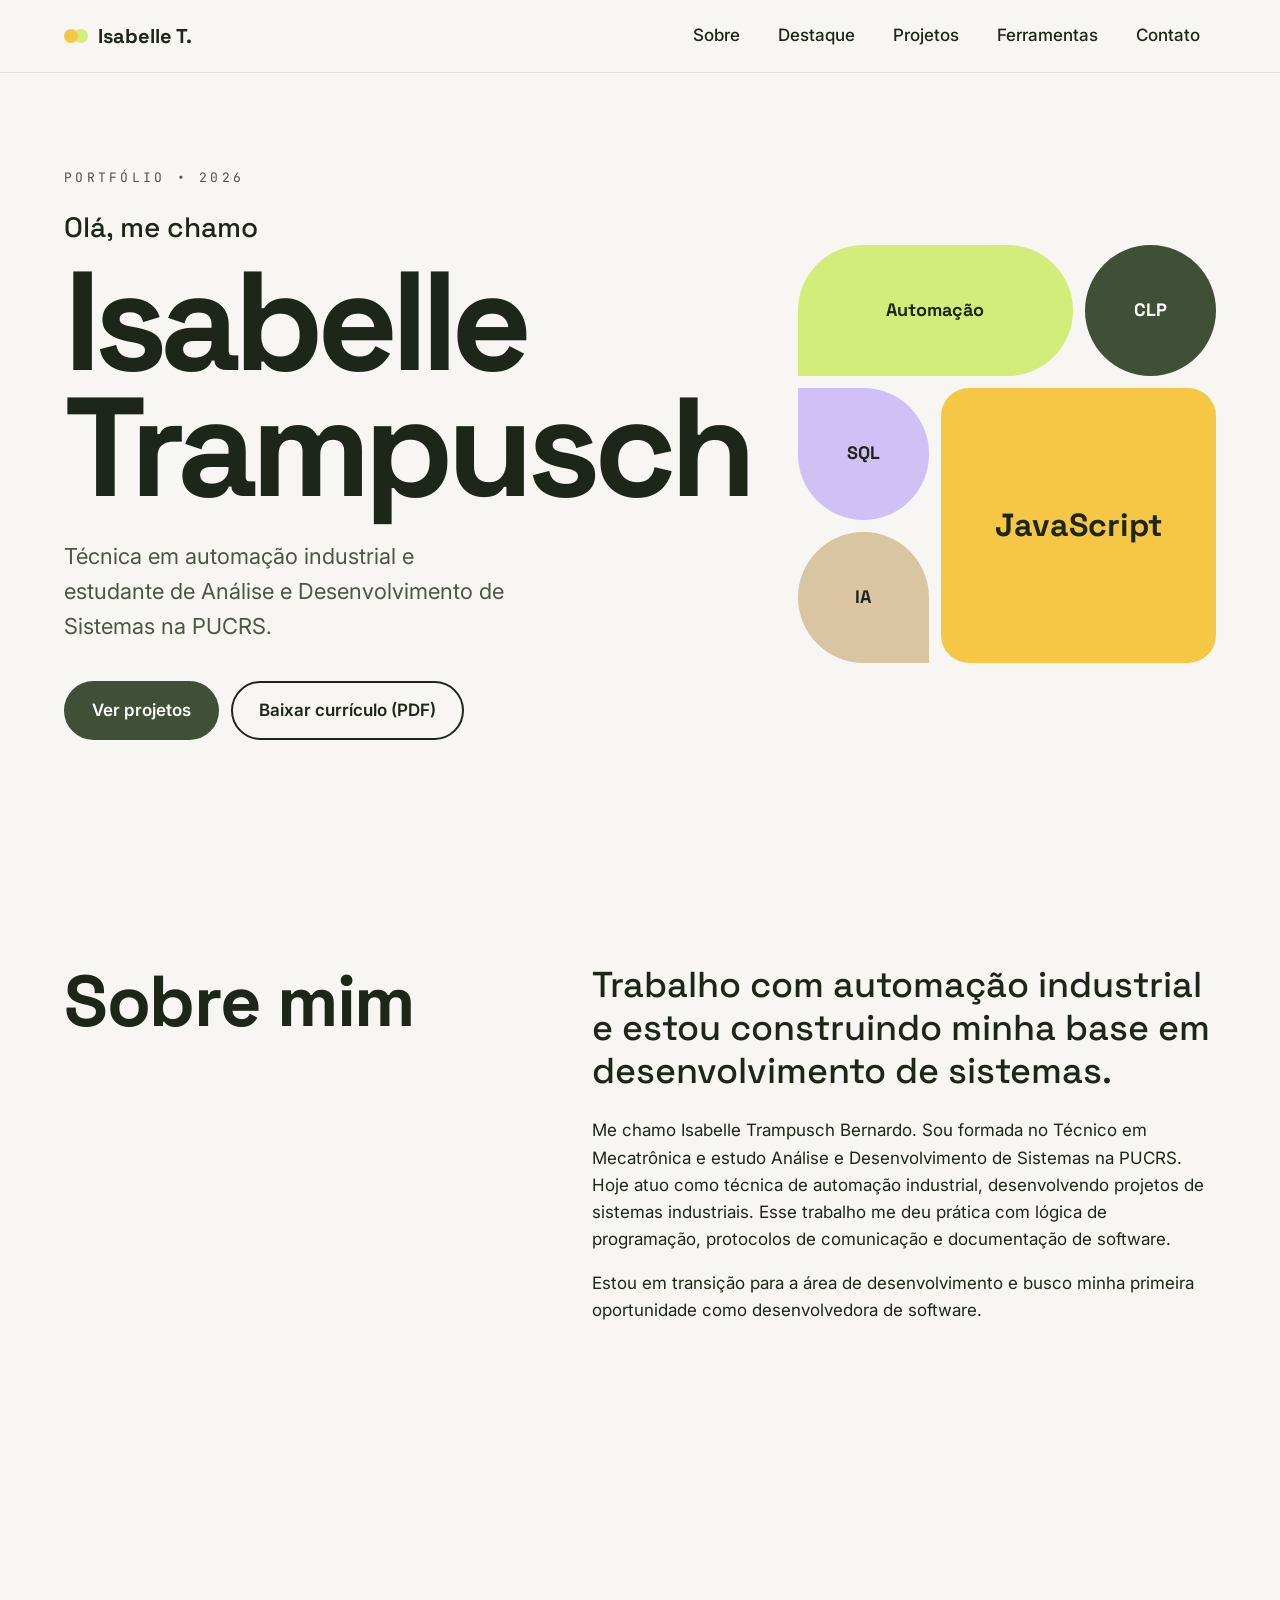
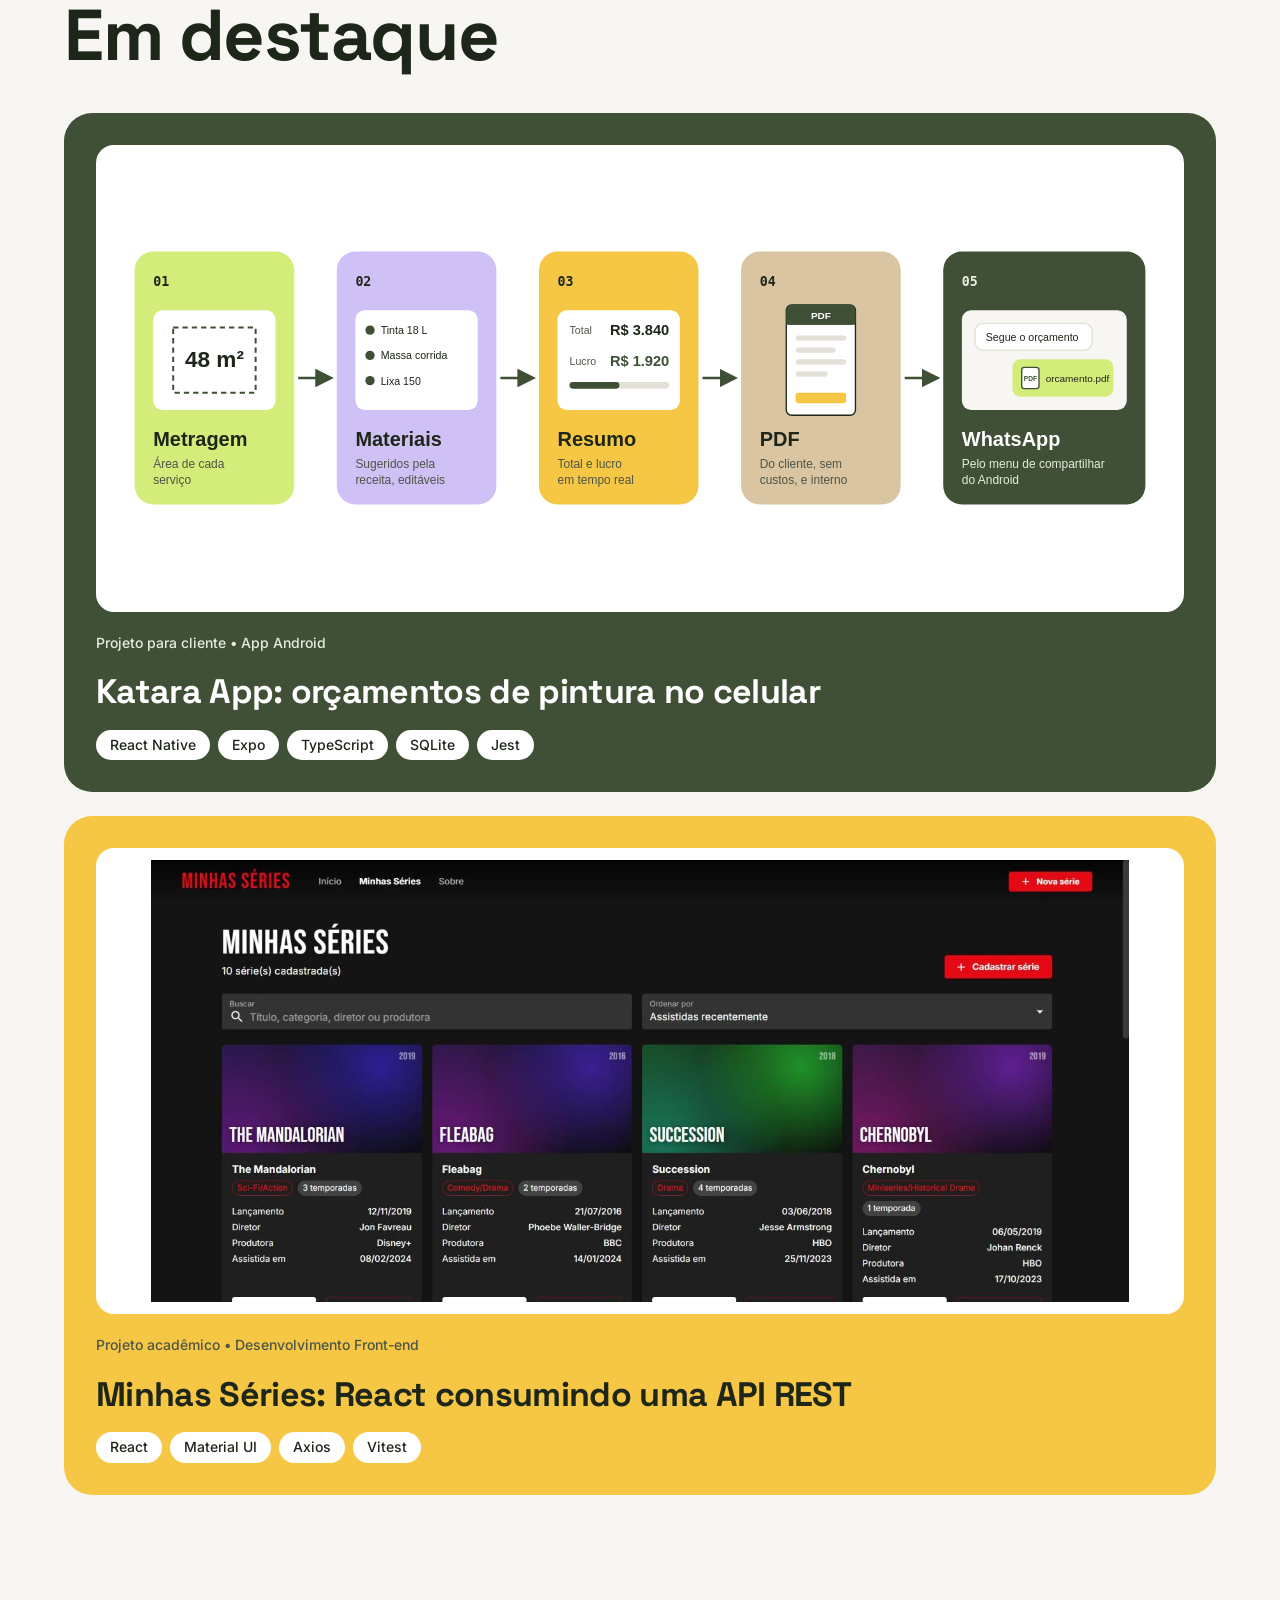
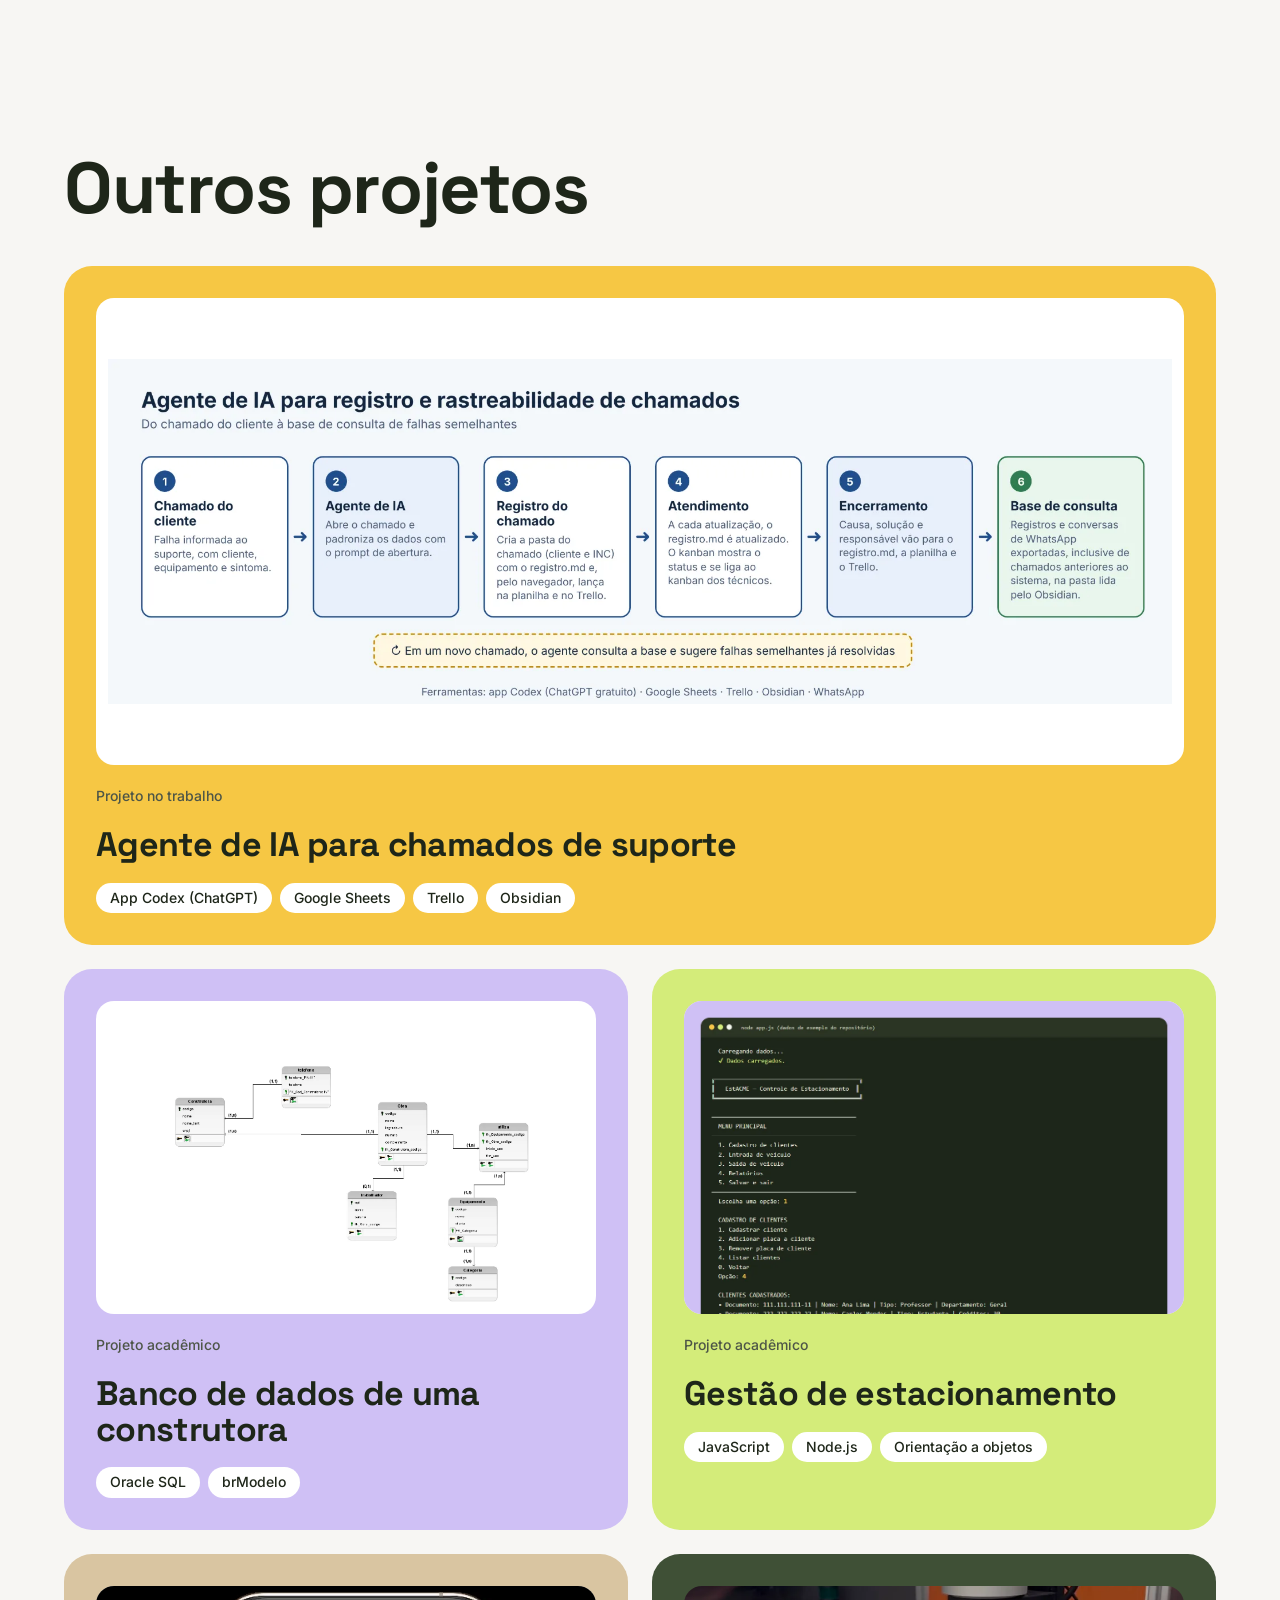
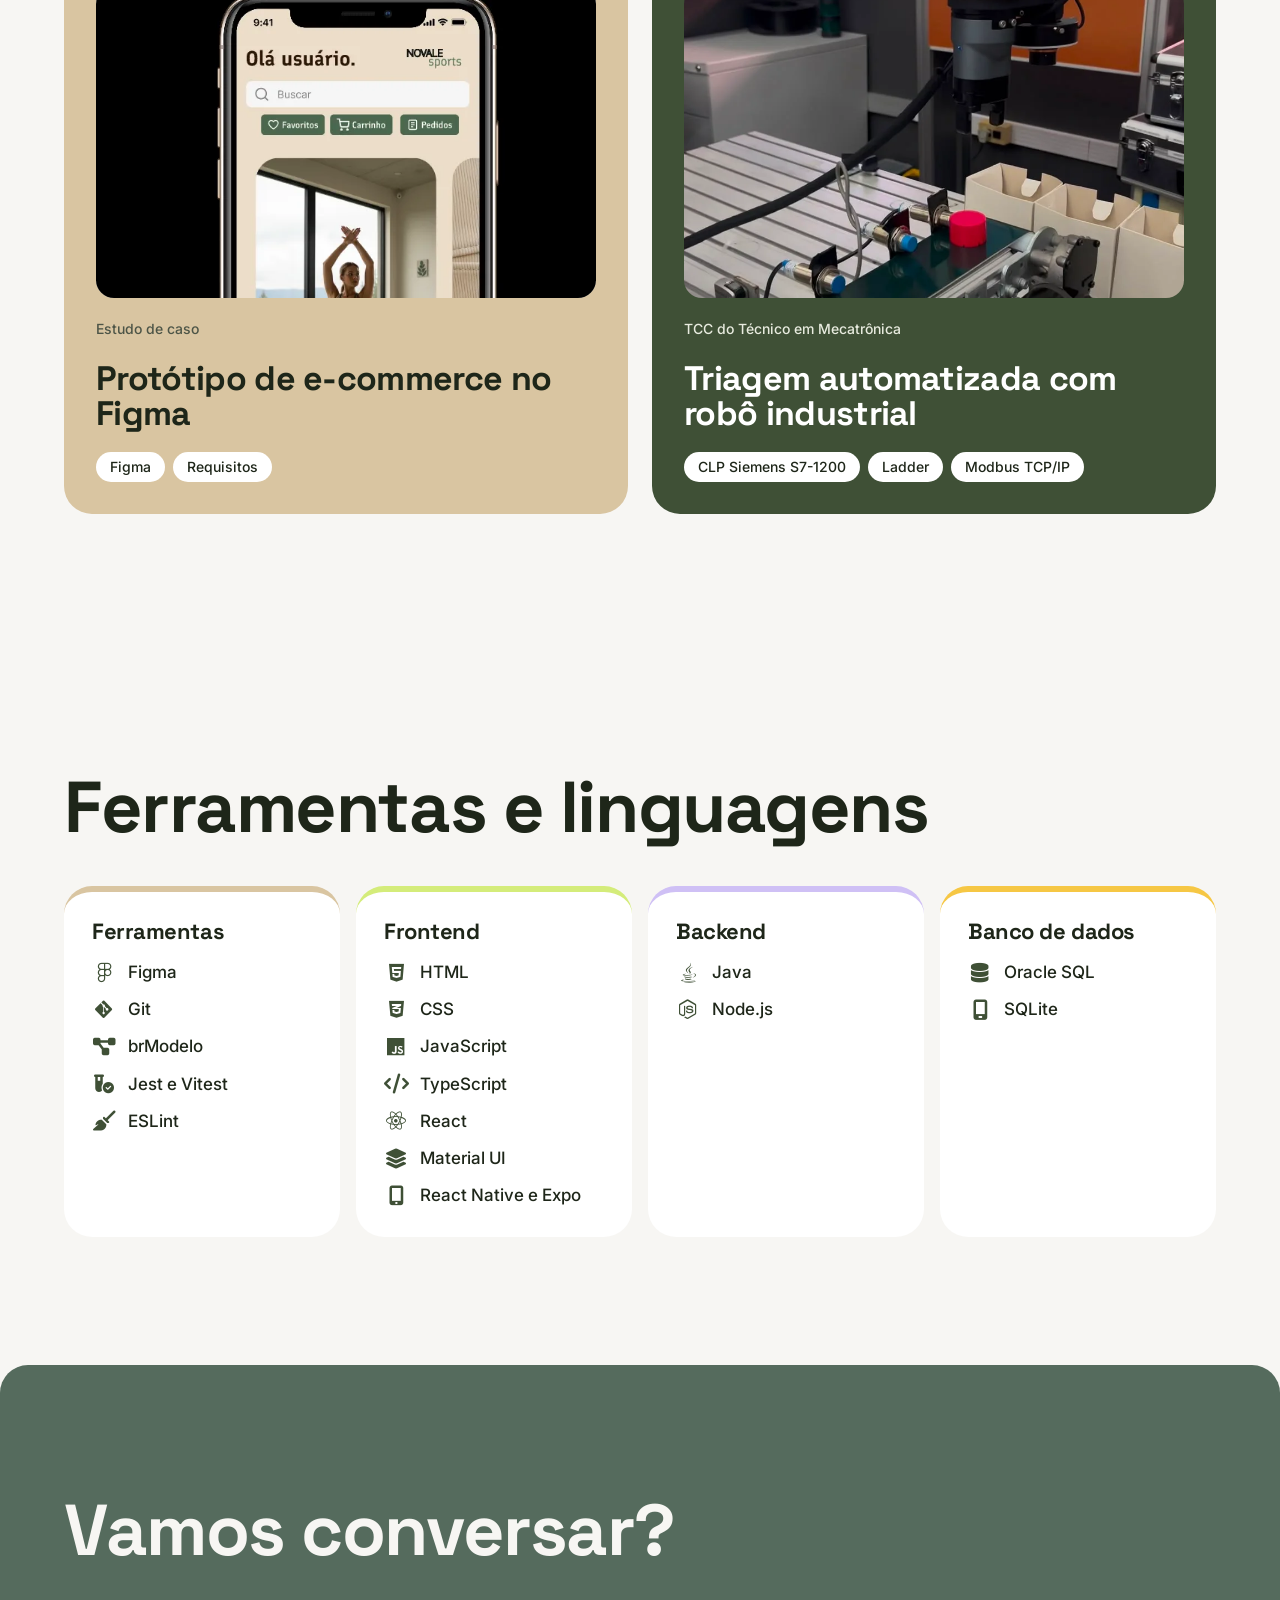
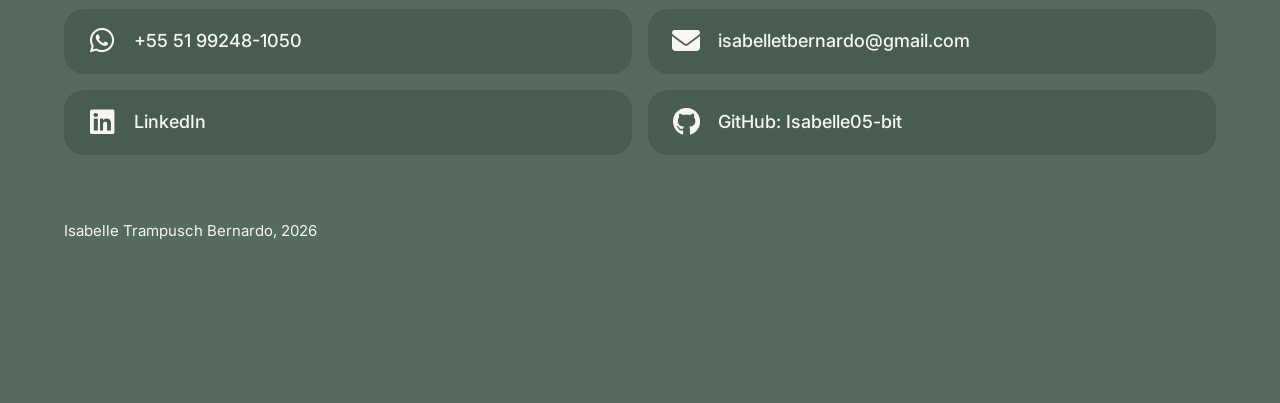
<file: html/index.html>
<!DOCTYPE html>
<html lang="pt-BR">
<head>
  <meta charset="UTF-8">
  <meta name="viewport" content="width=device-width, initial-scale=1.0">
  <title>Isabelle Trampusch | Portfólio</title>
  <meta name="description" content="Portfólio de Isabelle Trampusch Bernardo, técnica de automação industrial e estudante de Análise e Desenvolvimento de Sistemas na PUCRS.">
  <!-- Prévia ao compartilhar o link (LinkedIn, WhatsApp etc.) -->
  <meta property="og:type" content="website">
  <meta property="og:url" content="https://portfolio-isabelle-trampusch.netlify.app/">
  <meta property="og:title" content="Isabelle Trampusch | Portfólio">
  <meta property="og:description" content="Portfólio de Isabelle Trampusch Bernardo, técnica de automação industrial e estudante de Análise e Desenvolvimento de Sistemas na PUCRS.">
  <meta property="og:image" content="https://portfolio-isabelle-trampusch.netlify.app/assets/imagens/compartilhar/portfolio.jpg">
  <meta property="og:image:width" content="1200">
  <meta property="og:image:height" content="627">
  <meta name="twitter:card" content="summary_large_image">

  <!-- Avisa o CSS que o JavaScript está ligado (usado nas animações) -->
  <script>document.documentElement.classList.add("js");</script>

  <link rel="preconnect" href="https://fonts.googleapis.com">
  <link rel="preconnect" href="https://fonts.gstatic.com" crossorigin>
  <link href="https://fonts.googleapis.com/css2?family=Inter:wght@400;500;600&family=JetBrains+Mono:wght@400;500&family=Space+Grotesk:wght@500;700&display=swap" rel="stylesheet">
  <!-- Ícones: carregam sem travar a página (media="print" troca para "all" ao terminar) -->
  <link rel="stylesheet" href="https://cdnjs.cloudflare.com/ajax/libs/font-awesome/6.7.2/css/all.min.css" media="print" onload="this.media='all'">
  <link rel="icon" href="assets/imagens/favicon.svg" type="image/svg+xml">
  <link rel="stylesheet" href="assets/css/style.css">
</head>

<body>
  <a class="pular" href="#conteudo">Pular para o conteúdo</a>

  <!-- MENU FIXO NO TOPO -->
  <header class="menu">
    <nav class="container" aria-label="Principal">
      <a class="menu-marca" href="#inicio">Isabelle T.</a>
      <button class="menu-botao" type="button" aria-expanded="false" aria-controls="menu-links">Menu</button>
      <ul class="menu-links" id="menu-links">
        <li><a href="#sobre">Sobre</a></li>
        <li><a href="#destaque">Destaque</a></li>
        <li><a href="#projetos">Projetos</a></li>
        <li><a href="#ferramentas">Ferramentas</a></li>
        <li><a href="#contato">Contato</a></li>
      </ul>
    </nav>
  </header>

  <main id="conteudo">

    <!-- INÍCIO -->
    <section class="inicio" id="inicio">
      <div class="container inicio-grade">
        <div>
          <p class="rotulo">Portfólio • 2026</p>
          <p class="inicio-ola">Olá, me chamo</p>
          <h1>Isabelle Trampusch</h1>
          <p class="inicio-resumo">Técnica em automação industrial e estudante de Análise e Desenvolvimento de Sistemas na PUCRS.</p>
          <div class="acoes">
            <a class="botao botao-principal" href="#projetos">Ver projetos</a>
            <a class="botao botao-secundario" href="assets/pdf/curriculo-Isabelle-Trampusch.pdf" download>Baixar currículo (PDF)</a>
          </div>
        </div>

        <!-- Formas coloridas decorativas: as áreas que eu uno -->
        <div class="formas" aria-hidden="true">
          <span class="forma forma-1">Automação</span>
          <span class="forma forma-2">CLP</span>
          <span class="forma forma-3">SQL</span>
          <span class="forma forma-4">JavaScript</span>
          <span class="forma forma-5">IA</span>
        </div>
      </div>
    </section>

    <!-- SOBRE -->
    <section class="secao" id="sobre">
      <div class="container sobre-grade">
        <h2 class="secao-titulo">Sobre mim</h2>
        <div class="sobre-texto">
          <p class="sobre-destaque">Trabalho com automação industrial e estou construindo minha base em desenvolvimento de sistemas.</p>
          <p>Me chamo Isabelle Trampusch Bernardo. Sou formada no Técnico em Mecatrônica e estudo Análise e Desenvolvimento de Sistemas na PUCRS. Hoje atuo como técnica de automação industrial, desenvolvendo projetos de sistemas industriais. Esse trabalho me deu prática com lógica de programação, protocolos de comunicação e documentação de software.</p>
          <p>Estou em transição para a área de desenvolvimento e busco minha primeira oportunidade como desenvolvedora de software.</p>
        </div>
      </div>
    </section>

    <!-- EM DESTAQUE: os dois projetos principais. Para trocar, mova um cartão
         daqui para a lista de Projetos (e vice-versa). -->
    <section class="secao" id="destaque">
      <div class="container">
        <h2 class="secao-titulo">Em destaque</h2>
        <ul class="projetos-lista">

          <li class="cartao cartao-largo cor-musgo revelar">
            <div class="cartao-imagem inteira">
              <img src="assets/imagens/katara-fluxo.svg" alt="Fluxo do orçamento em cinco etapas: metragem, materiais sugeridos, resumo com total e lucro, PDF e envio pelo WhatsApp" width="1600" height="460">
            </div>
            <p class="cartao-tipo">Projeto para cliente • App Android</p>
            <h3><a class="cartao-link" href="projeto-katara-app.html">Katara App: orçamentos de pintura no celular</a></h3>
            <ul class="tags" aria-label="Tecnologias">
              <li>React Native</li>
              <li>Expo</li>
              <li>TypeScript</li>
              <li>SQLite</li>
              <li>Jest</li>
            </ul>
          </li>

          <li class="cartao cartao-largo cor-sol revelar">
            <div class="cartao-imagem inteira">
              <img src="assets/imagens/series-fase2-lista.jpg" alt="Lista de séries em tema escuro, com busca, ordenação e cartões com pôsteres coloridos e botões de editar e excluir" width="1536" height="695" loading="lazy">
            </div>
            <p class="cartao-tipo">Projeto acadêmico • Desenvolvimento Front-end</p>
            <h3><a class="cartao-link" href="projeto-minhas-series.html">Minhas Séries: React consumindo uma API REST</a></h3>
            <ul class="tags" aria-label="Tecnologias">
              <li>React</li>
              <li>Material UI</li>
              <li>Axios</li>
              <li>Vitest</li>
            </ul>
          </li>

        </ul>
      </div>
    </section>

    <!-- PROJETOS -->
    <section class="secao" id="projetos">
      <div class="container">
        <h2 class="secao-titulo">Outros projetos</h2>

        <!--
          ============ COMO ADICIONAR UM PROJETO NOVO ============
          1. Copie o bloco abaixo (de <li ...> até </li>) e cole dentro da
             lista <ul class="projetos-lista">, na posição que quiser.
          2. Troque:
             - cor-lima: a cor do cartão (cor-sol, cor-lilas, cor-lima, cor-bege ou cor-musgo)
             - a imagem (coloque o arquivo em assets/imagens/) e o texto do alt,
               que descreve a imagem para quem não enxerga
             - width e height: o tamanho real da imagem em pixels
             - o tipo, o título, as tags e o link da página do projeto
          3. Para um cartão que ocupa a linha inteira, acrescente "cartao-largo"
             na classe: class="cartao cartao-largo cor-lima revelar"
          4. Para criar a página do projeto, veja o arquivo COMO-EDITAR.md.

          <li class="cartao cor-lima revelar">
            <div class="cartao-imagem">
              <img src="assets/imagens/NOME-DA-IMAGEM.png" alt="Descreva a imagem" width="1200" height="800" loading="lazy">
            </div>
            <p class="cartao-tipo">Projeto acadêmico</p>
            <h3><a class="cartao-link" href="projeto-NOME.html">Título curto do projeto</a></h3>
            <ul class="tags" aria-label="Tecnologias">
              <li>Tecnologia 1</li>
              <li>Tecnologia 2</li>
            </ul>
          </li>
          =========================================================
        -->

        <ul class="projetos-lista">

          <li class="cartao cartao-largo cor-sol revelar">
            <div class="cartao-imagem inteira">
              <img src="assets/imagens/fluxoAgenteSup.webp" alt="Fluxo do agente de IA em seis etapas, do chamado do cliente até a base de consulta" width="1856" height="602">
            </div>
            <p class="cartao-tipo">Projeto no trabalho</p>
            <h3><a class="cartao-link" href="projeto-agente-ia.html">Agente de IA para chamados de suporte</a></h3>
            <ul class="tags" aria-label="Tecnologias">
              <li>App Codex (ChatGPT)</li>
              <li>Google Sheets</li>
              <li>Trello</li>
              <li>Obsidian</li>
            </ul>
          </li>

          <li class="cartao cor-lilas revelar">
            <div class="cartao-imagem inteira">
              <img src="assets/imagens/bd-modelo-logico.webp" alt="Modelo lógico do banco de dados da construtora, com sete tabelas" width="1125" height="885" loading="lazy">
            </div>
            <p class="cartao-tipo">Projeto acadêmico</p>
            <h3><a class="cartao-link" href="projeto-banco-de-dados.html">Banco de dados de uma construtora</a></h3>
            <ul class="tags" aria-label="Tecnologias">
              <li>Oracle SQL</li>
              <li>brModelo</li>
            </ul>
          </li>

          <li class="cartao cor-lima revelar">
            <div class="cartao-imagem">
              <img src="assets/imagens/estacionamento-terminal.webp" alt="Menu do sistema de estacionamento rodando no terminal" width="1200" height="1180" loading="lazy">
            </div>
            <p class="cartao-tipo">Projeto acadêmico</p>
            <h3><a class="cartao-link" href="projeto-estacionamento.html">Gestão de estacionamento</a></h3>
            <ul class="tags" aria-label="Tecnologias">
              <li>JavaScript</li>
              <li>Node.js</li>
              <li>Orientação a objetos</li>
            </ul>
          </li>

          <li class="cartao cor-bege revelar">
            <div class="cartao-imagem">
              <img src="assets/imagens/prototipo.webp" alt="Telas do protótipo de e-commerce feito no Figma" width="667" height="812" loading="lazy">
            </div>
            <p class="cartao-tipo">Estudo de caso</p>
            <h3><a class="cartao-link" href="projeto-prototipo-figma.html">Protótipo de <span class="sem-quebra">e-commerce</span> no Figma</a></h3>
            <ul class="tags" aria-label="Tecnologias">
              <li>Figma</li>
              <li>Requisitos</li>
            </ul>
          </li>

          <li class="cartao cor-musgo revelar">
            <div class="cartao-imagem centro">
              <img src="assets/imagens/TCCmecatronicaI.webp" alt="Célula de triagem com braço robótico e esteira transportadora" width="902" height="1600" loading="lazy">
            </div>
            <p class="cartao-tipo">TCC do Técnico em Mecatrônica</p>
            <h3><a class="cartao-link" href="projeto-tcc-mecatronica.html">Triagem automatizada com robô industrial</a></h3>
            <ul class="tags" aria-label="Tecnologias">
              <li>CLP Siemens S7-1200</li>
              <li>Ladder</li>
              <li>Modbus TCP/IP</li>
            </ul>
          </li>

        </ul>
      </div>
    </section>

    <!-- FERRAMENTAS E LINGUAGENS -->
    <section class="secao" id="ferramentas">
      <div class="container">
        <h2 class="secao-titulo">Ferramentas e linguagens</h2>
        <!-- Para acrescentar um item, copie uma linha <li> do grupo certo.
             Ícones: procure em fontawesome.com/icons (versão gratuita). -->
        <div class="stack-grade">
          <div class="stack-grupo">
            <h3>Ferramentas</h3>
            <ul>
              <li><i class="fa-brands fa-figma" aria-hidden="true"></i>Figma</li>
              <li><i class="fa-brands fa-git-alt" aria-hidden="true"></i>Git</li>
              <li><i class="fa-solid fa-diagram-project" aria-hidden="true"></i>brModelo</li>
              <li><i class="fa-solid fa-vial-circle-check" aria-hidden="true"></i>Jest e Vitest</li>
              <li><i class="fa-solid fa-broom" aria-hidden="true"></i>ESLint</li>
            </ul>
          </div>
          <div class="stack-grupo">
            <h3>Frontend</h3>
            <ul>
              <li><i class="fa-brands fa-html5" aria-hidden="true"></i>HTML</li>
              <li><i class="fa-brands fa-css3-alt" aria-hidden="true"></i>CSS</li>
              <li><i class="fa-brands fa-js" aria-hidden="true"></i>JavaScript</li>
              <li><i class="fa-solid fa-code" aria-hidden="true"></i>TypeScript</li>
              <li><i class="fa-brands fa-react" aria-hidden="true"></i>React</li>
              <li><i class="fa-solid fa-layer-group" aria-hidden="true"></i>Material UI</li>
              <li><i class="fa-solid fa-mobile-screen-button" aria-hidden="true"></i>React Native e Expo</li>
            </ul>
          </div>
          <div class="stack-grupo">
            <h3>Backend</h3>
            <ul>
              <li><i class="fa-brands fa-java" aria-hidden="true"></i>Java</li>
              <li><i class="fa-brands fa-node-js" aria-hidden="true"></i>Node.js</li>
            </ul>
          </div>
          <div class="stack-grupo">
            <h3>Banco de dados</h3>
            <ul>
              <li><i class="fa-solid fa-database" aria-hidden="true"></i>Oracle SQL</li>
              <li><i class="fa-solid fa-mobile-screen" aria-hidden="true"></i>SQLite</li>
            </ul>
          </div>
        </div>
      </div>
    </section>

  </main>

  <!-- CONTATO -->
  <footer class="contato secao" id="contato">
    <div class="container">
      <h2>Vamos conversar?</h2>
      <ul class="contato-lista">
        <li>
          <a href="https://wa.me/5551992481050" target="_blank" rel="noopener">
            <i class="fa-brands fa-whatsapp" aria-hidden="true"></i>+55 51 99248-1050
          </a>
        </li>
        <li>
          <a href="mailto:isabelletbernardo@gmail.com?subject=Contato%20pelo%20portf%C3%B3lio">
            <i class="fa-solid fa-envelope" aria-hidden="true"></i>isabelletbernardo@gmail.com
          </a>
        </li>
        <li>
          <a href="https://www.linkedin.com/in/isabelle-trampusch-bernardo/" target="_blank" rel="noopener">
            <i class="fa-brands fa-linkedin" aria-hidden="true"></i>LinkedIn
          </a>
        </li>
        <li>
          <a href="https://github.com/Isabelle05-bit" target="_blank" rel="noopener">
            <i class="fa-brands fa-github" aria-hidden="true"></i>GitHub: Isabelle05-bit
          </a>
        </li>
      </ul>
      <p class="rodape-final">Isabelle Trampusch Bernardo, 2026</p>
    </div>
  </footer>

  <script src="assets/js/main.js"></script>
</body>
</html>
</file>
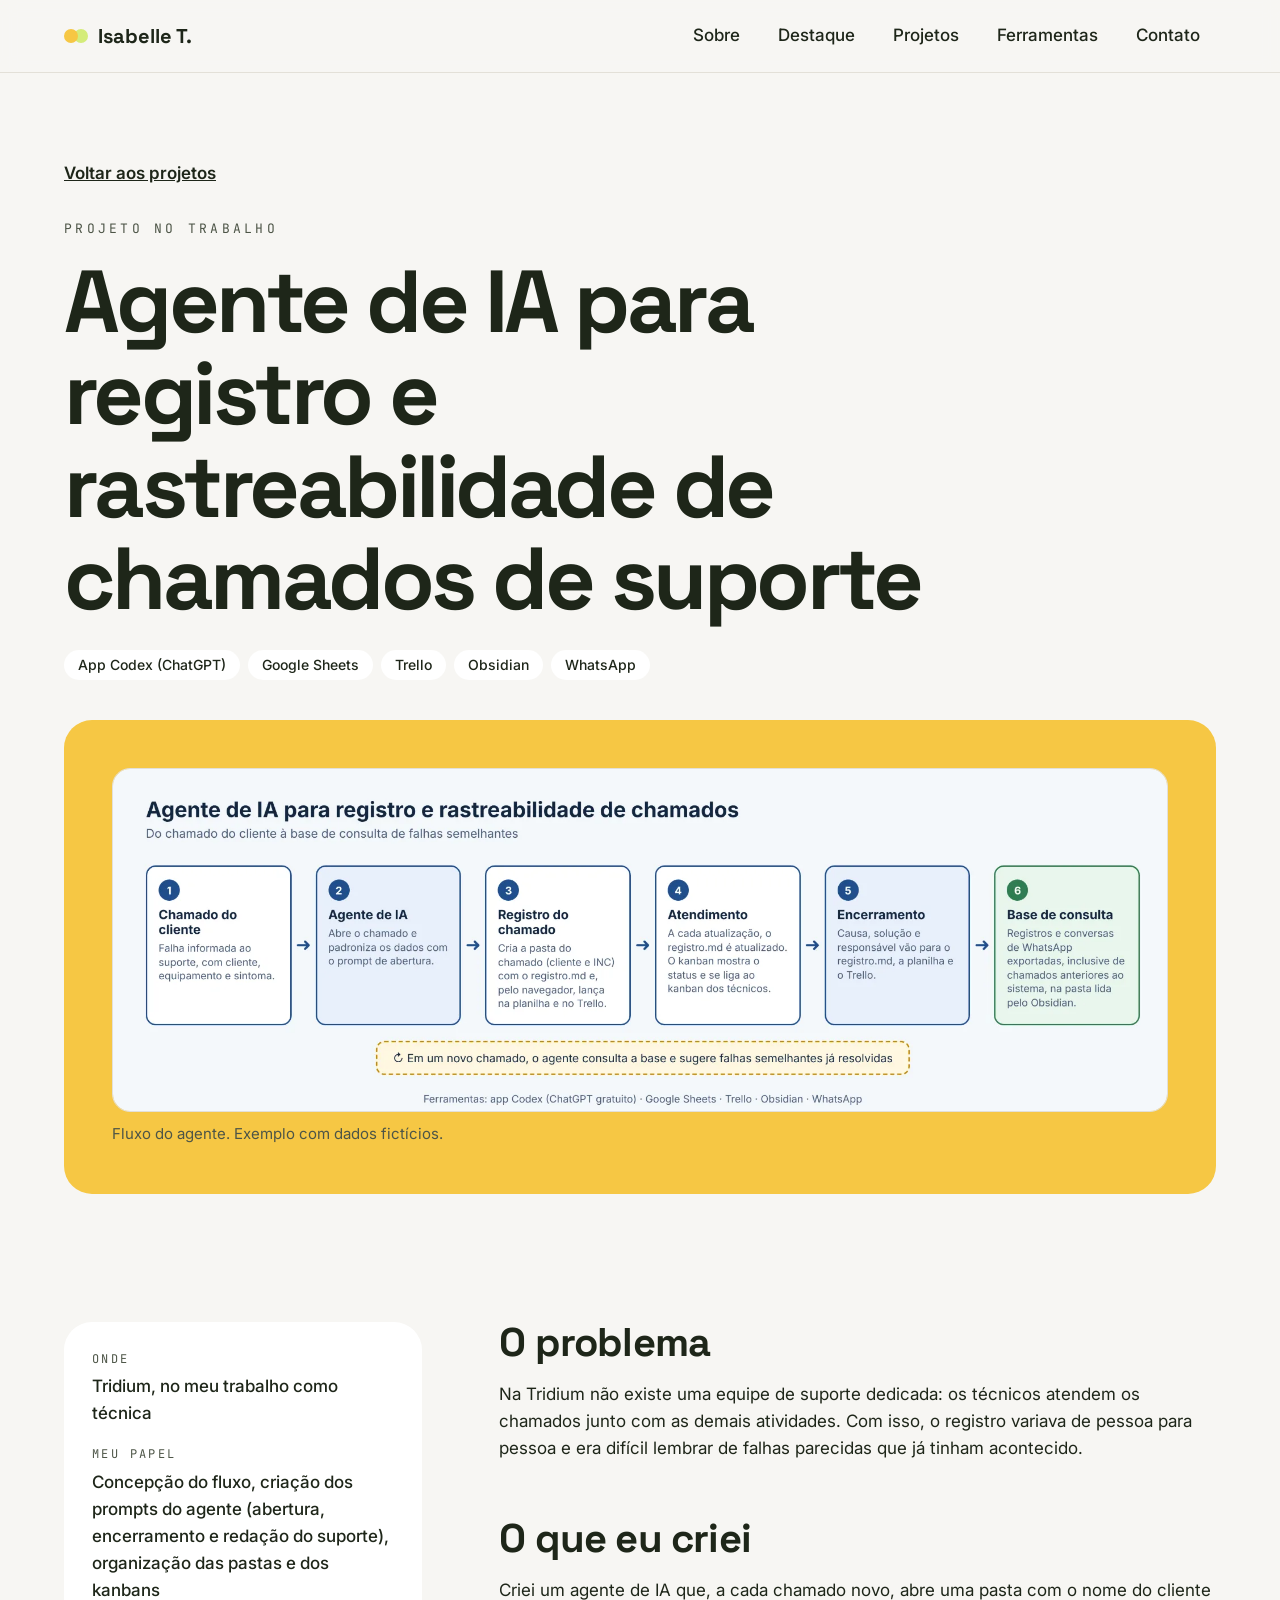
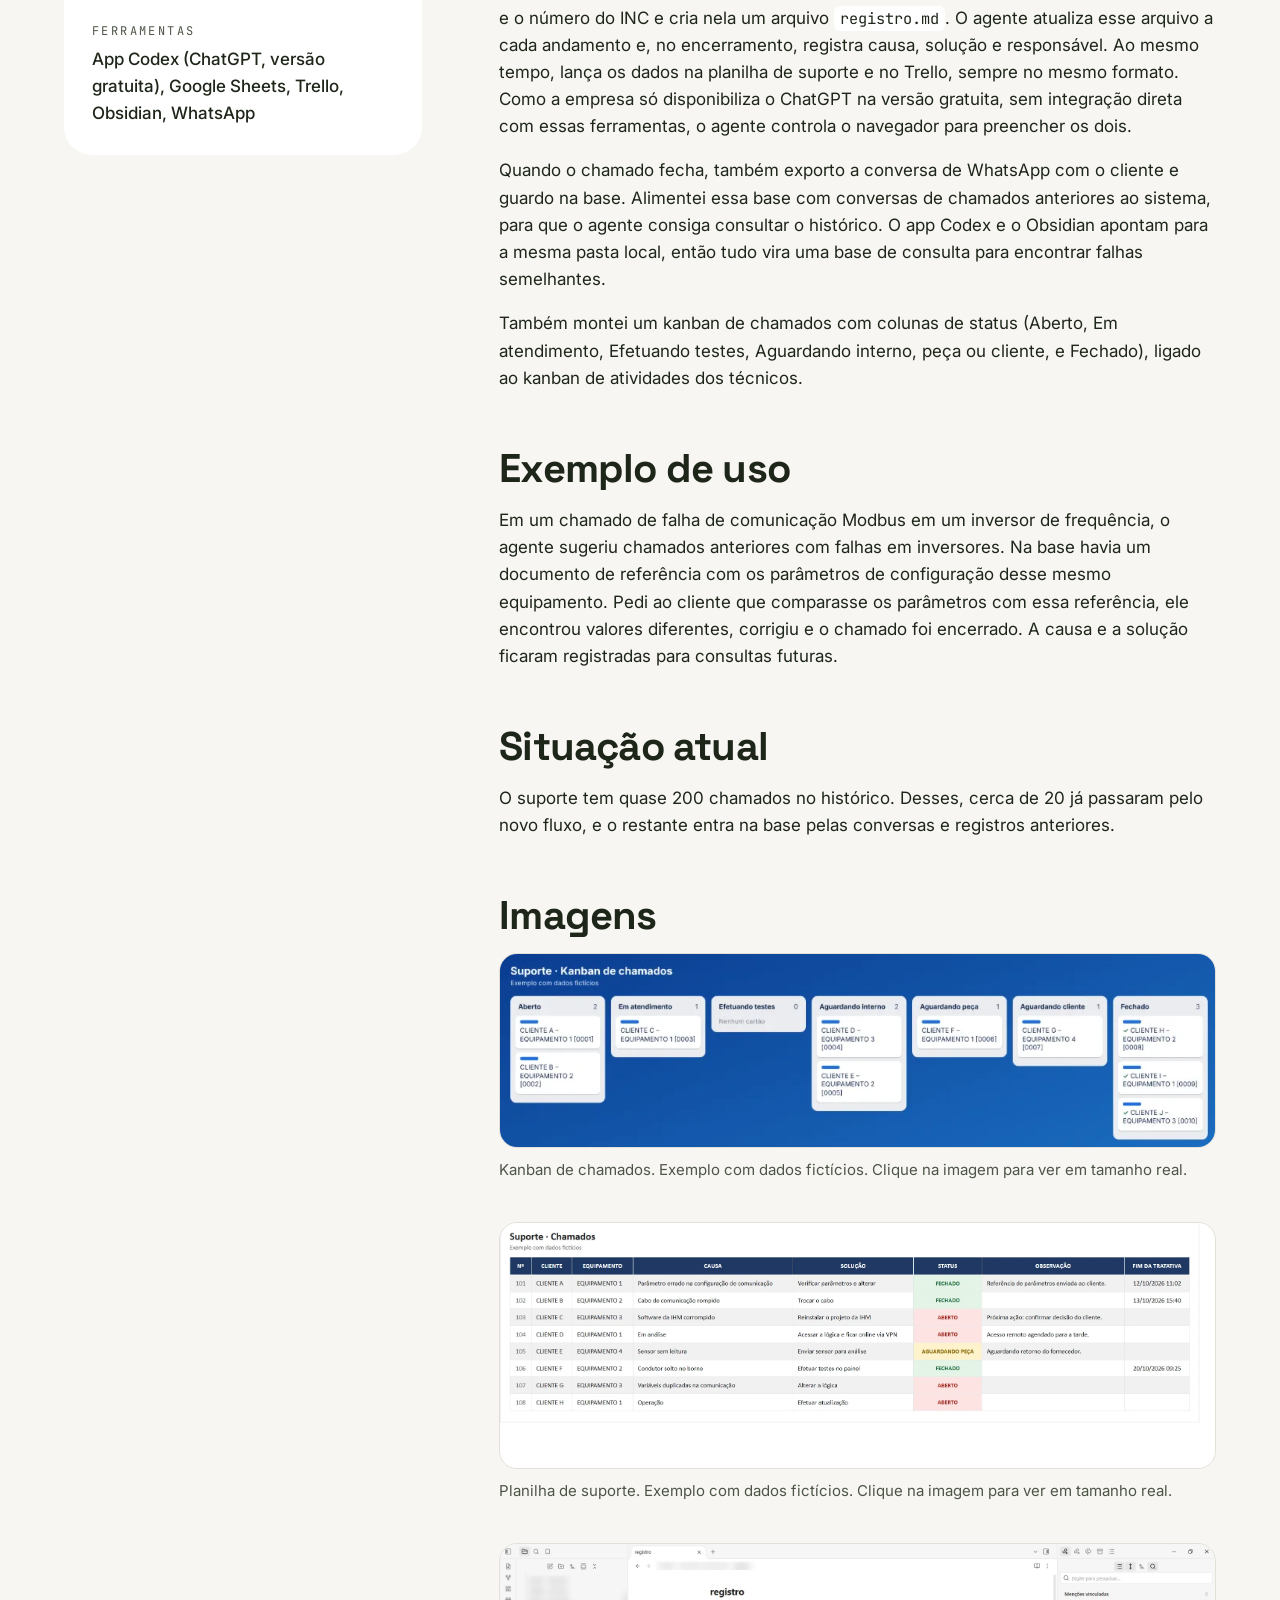
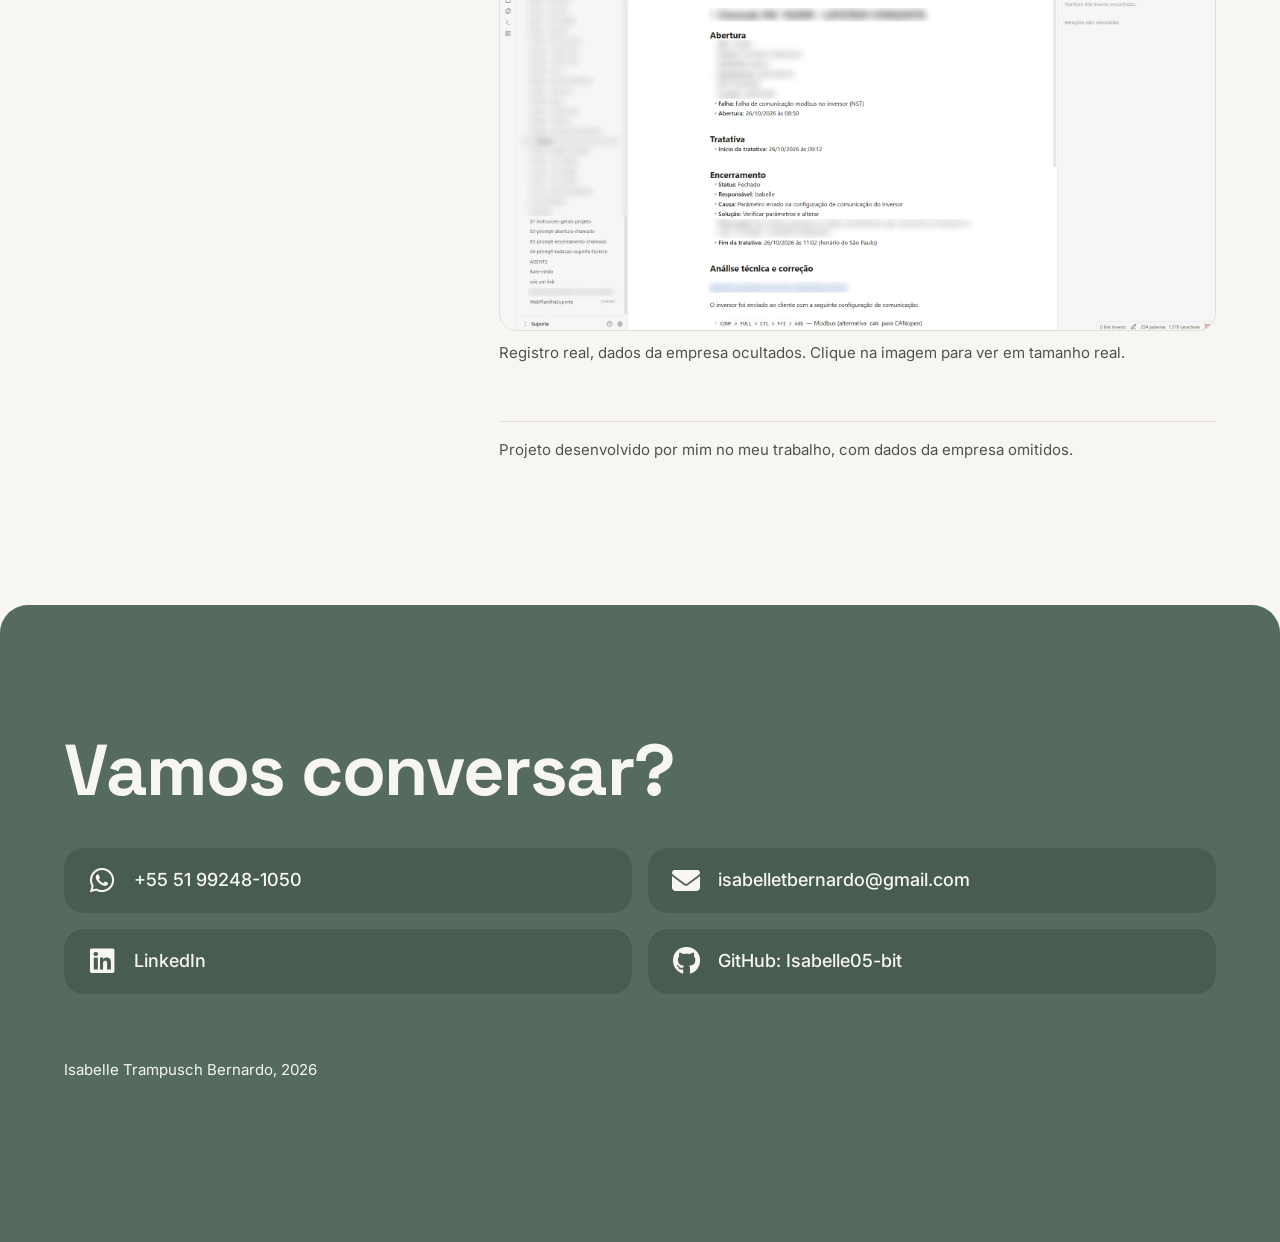
<file: html/projeto-agente-ia.html>
<!DOCTYPE html>
<html lang="pt-BR">
<head>
  <meta charset="UTF-8">
  <meta name="viewport" content="width=device-width, initial-scale=1.0">
  <title>Agente de IA para chamados de suporte | Isabelle Trampusch</title>
  <meta name="description" content="Agente de IA que padroniza o registro dos chamados de suporte e monta uma base de consulta de falhas já resolvidas.">
  <!-- Prévia ao compartilhar o link (LinkedIn, WhatsApp etc.) -->
  <meta property="og:type" content="website">
  <meta property="og:url" content="https://portfolio-isabelle-trampusch.netlify.app/projeto-agente-ia">
  <meta property="og:title" content="Agente de IA para chamados de suporte | Isabelle Trampusch">
  <meta property="og:description" content="Agente de IA que padroniza o registro dos chamados de suporte e monta uma base de consulta de falhas já resolvidas.">
  <meta property="og:image" content="https://portfolio-isabelle-trampusch.netlify.app/assets/imagens/compartilhar/agente-ia.jpg">
  <meta property="og:image:width" content="1200">
  <meta property="og:image:height" content="627">
  <meta name="twitter:card" content="summary_large_image">

  <script>document.documentElement.classList.add("js");</script>
  <link rel="preconnect" href="https://fonts.googleapis.com">
  <link rel="preconnect" href="https://fonts.gstatic.com" crossorigin>
  <link href="https://fonts.googleapis.com/css2?family=Inter:wght@400;500;600&family=JetBrains+Mono:wght@400;500&family=Space+Grotesk:wght@500;700&display=swap" rel="stylesheet">
  <!-- Ícones: carregam sem travar a página (media="print" troca para "all" ao terminar) -->
  <link rel="stylesheet" href="https://cdnjs.cloudflare.com/ajax/libs/font-awesome/6.7.2/css/all.min.css" media="print" onload="this.media='all'">
  <link rel="icon" href="assets/imagens/favicon.svg" type="image/svg+xml">
  <link rel="stylesheet" href="assets/css/style.css">
</head>

<body>
  <a class="pular" href="#conteudo">Pular para o conteúdo</a>

  <header class="menu">
    <nav class="container" aria-label="Principal">
      <a class="menu-marca" href="index.html">Isabelle T.</a>
      <button class="menu-botao" type="button" aria-expanded="false" aria-controls="menu-links">Menu</button>
      <ul class="menu-links" id="menu-links">
        <li><a href="index.html#sobre">Sobre</a></li>
        <li><a href="index.html#destaque">Destaque</a></li>
        <li><a href="index.html#projetos">Projetos</a></li>
        <li><a href="index.html#ferramentas">Ferramentas</a></li>
        <li><a href="#contato">Contato</a></li>
      </ul>
    </nav>
  </header>

  <main id="conteudo">

    <!-- TOPO: título, resumo e tags -->
    <section class="projeto-topo container">
      <a class="voltar" href="index.html#projetos">Voltar aos projetos</a>
      <p class="rotulo">Projeto no trabalho</p>
      <h1>Agente de IA para registro e rastreabilidade de chamados de suporte</h1>
      <ul class="tags" aria-label="Ferramentas">
        <li>App Codex (ChatGPT)</li>
        <li>Google Sheets</li>
        <li>Trello</li>
        <li>Obsidian</li>
        <li>WhatsApp</li>
      </ul>
    </section>

    <!-- IMAGEM PRINCIPAL -->
    <div class="container">
      <figure class="projeto-capa cor-sol">
        <img src="assets/imagens/fluxoAgenteSup.webp" alt="Fluxo em seis etapas: chamado do cliente, agente de IA, registro do chamado, atendimento, encerramento e base de consulta. Em um novo chamado, o agente consulta a base e sugere falhas semelhantes já resolvidas." width="1856" height="602">
        <figcaption>Fluxo do agente. Exemplo com dados fictícios.</figcaption>
      </figure>
    </div>

    <!-- CORPO: ficha à esquerda, texto à direita -->
    <section class="secao container projeto-corpo">
      <aside class="ficha" aria-label="Ficha do projeto">
        <dl>
          <div><dt>Onde</dt><dd>Tridium, no meu trabalho como técnica</dd></div>
          <div><dt>Meu papel</dt><dd>Concepção do fluxo, criação dos prompts do agente (abertura, encerramento e redação do suporte), organização das pastas e dos kanbans</dd></div>
          <div><dt>Ferramentas</dt><dd>App Codex (ChatGPT, versão gratuita), Google Sheets, Trello, Obsidian, WhatsApp</dd></div>
        </dl>
      </aside>

      <div class="texto">
        <h2>O problema</h2>
        <p>Na Tridium não existe uma equipe de suporte dedicada: os técnicos atendem os chamados junto com as demais atividades. Com isso, o registro variava de pessoa para pessoa e era difícil lembrar de falhas parecidas que já tinham acontecido.</p>

        <h2>O que eu criei</h2>
        <p>Criei um agente de IA que, a cada chamado novo, abre uma pasta com o nome do cliente e o número do INC e cria nela um arquivo <code>registro.md</code>. O agente atualiza esse arquivo a cada andamento e, no encerramento, registra causa, solução e responsável. Ao mesmo tempo, lança os dados na planilha de suporte e no Trello, sempre no mesmo formato. Como a empresa só disponibiliza o ChatGPT na versão gratuita, sem integração direta com essas ferramentas, o agente controla o navegador para preencher os dois.</p>
        <p>Quando o chamado fecha, também exporto a conversa de WhatsApp com o cliente e guardo na base. Alimentei essa base com conversas de chamados anteriores ao sistema, para que o agente consiga consultar o histórico. O app Codex e o Obsidian apontam para a mesma pasta local, então tudo vira uma base de consulta para encontrar falhas semelhantes.</p>
        <p>Também montei um kanban de chamados com colunas de status (Aberto, Em atendimento, Efetuando testes, Aguardando interno, peça ou cliente, e Fechado), ligado ao kanban de atividades dos técnicos.</p>

        <h2>Exemplo de uso</h2>
        <p>Em um chamado de falha de comunicação Modbus em um inversor de frequência, o agente sugeriu chamados anteriores com falhas em inversores. Na base havia um documento de referência com os parâmetros de configuração desse mesmo equipamento. Pedi ao cliente que comparasse os parâmetros com essa referência, ele encontrou valores diferentes, corrigiu e o chamado foi encerrado. A causa e a solução ficaram registradas para consultas futuras.</p>

        <h2>Situação atual</h2>
        <p>O suporte tem quase 200 chamados no histórico. Desses, cerca de 20 já passaram pelo novo fluxo, e o restante entra na base pelas conversas e registros anteriores.</p>

        <h2>Imagens</h2>
        <div class="galeria">
          <figure>
            <a href="assets/imagens/kanban_sup.webp" target="_blank" rel="noopener">
              <img src="assets/imagens/kanban_sup.webp" alt="Kanban de chamados com as colunas Aberto, Em atendimento, Efetuando testes, Aguardando interno, Aguardando peça, Aguardando cliente e Fechado" width="916" height="247" loading="lazy">
            </a>
            <figcaption>Kanban de chamados. Exemplo com dados fictícios. Clique na imagem para ver em tamanho real.</figcaption>
          </figure>
          <figure>
            <a href="assets/imagens/planilhaSuporte_fict.webp" target="_blank" rel="noopener">
              <img src="assets/imagens/planilhaSuporte_fict.webp" alt="Planilha de suporte com número, cliente, equipamento, causa, solução, status, observação e fim da tratativa" width="1917" height="656" loading="lazy">
            </a>
            <figcaption>Planilha de suporte. Exemplo com dados fictícios. Clique na imagem para ver em tamanho real.</figcaption>
          </figure>
          <figure>
            <a href="assets/imagens/imagemObsidian.webp" target="_blank" rel="noopener">
              <img src="assets/imagens/imagemObsidian.webp" alt="Arquivo registro.md aberto no Obsidian com as seções Abertura, Tratativa, Encerramento e Análise técnica; o encerramento mostra status fechado, causa parâmetro errado na configuração de comunicação do inversor e solução verificar e alterar parâmetros" width="1920" height="1036" loading="lazy">
            </a>
            <figcaption>Registro real, dados da empresa ocultados. Clique na imagem para ver em tamanho real.</figcaption>
          </figure>
        </div>

        <p class="observacao">Projeto desenvolvido por mim no meu trabalho, com dados da empresa omitidos.</p>
      </div>
    </section>

  </main>

  <footer class="contato secao" id="contato">
    <div class="container">
      <h2>Vamos conversar?</h2>
      <ul class="contato-lista">
        <li><a href="https://wa.me/5551992481050" target="_blank" rel="noopener"><i class="fa-brands fa-whatsapp" aria-hidden="true"></i>+55 51 99248-1050</a></li>
        <li><a href="mailto:isabelletbernardo@gmail.com?subject=Contato%20pelo%20portf%C3%B3lio"><i class="fa-solid fa-envelope" aria-hidden="true"></i>isabelletbernardo@gmail.com</a></li>
        <li><a href="https://www.linkedin.com/in/isabelle-trampusch-bernardo/" target="_blank" rel="noopener"><i class="fa-brands fa-linkedin" aria-hidden="true"></i>LinkedIn</a></li>
        <li><a href="https://github.com/Isabelle05-bit" target="_blank" rel="noopener"><i class="fa-brands fa-github" aria-hidden="true"></i>GitHub: Isabelle05-bit</a></li>
      </ul>
      <p class="rodape-final">Isabelle Trampusch Bernardo, 2026</p>
    </div>
  </footer>

  <script src="assets/js/main.js"></script>
</body>
</html>
</file>
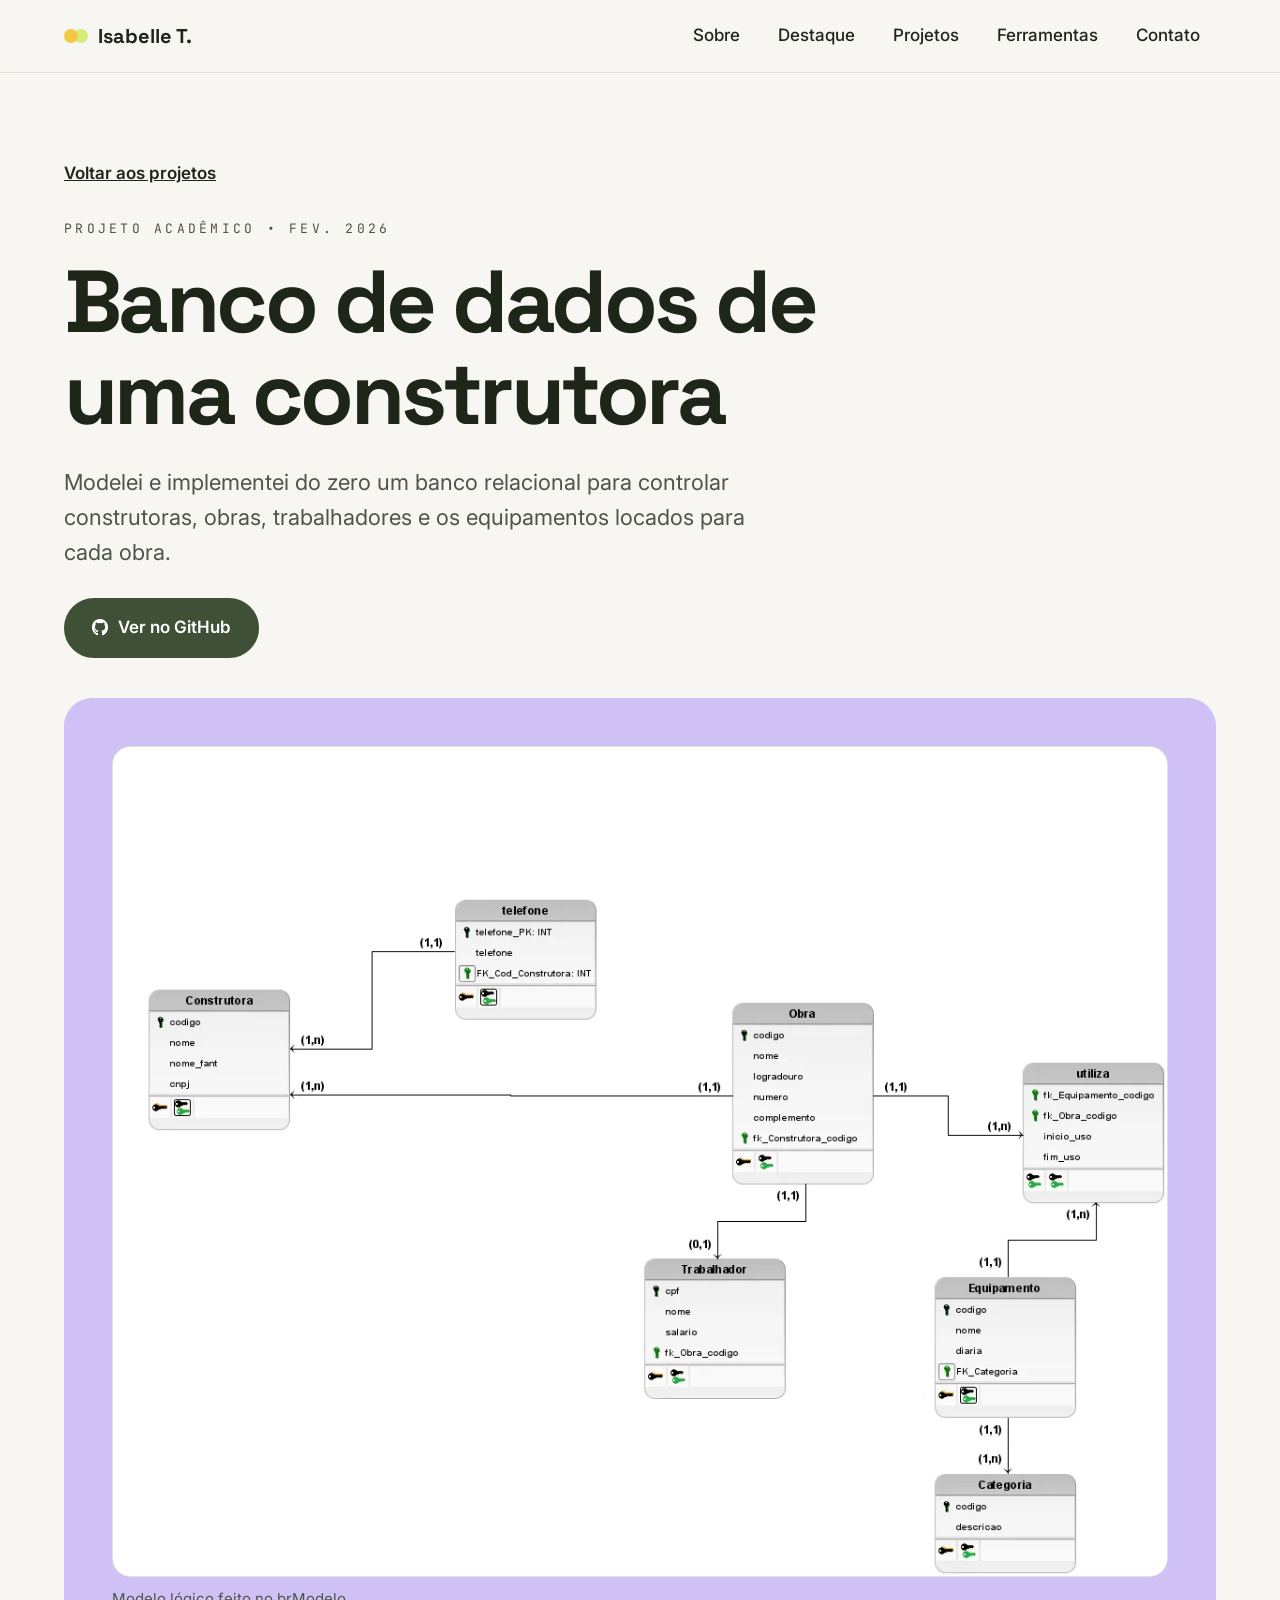
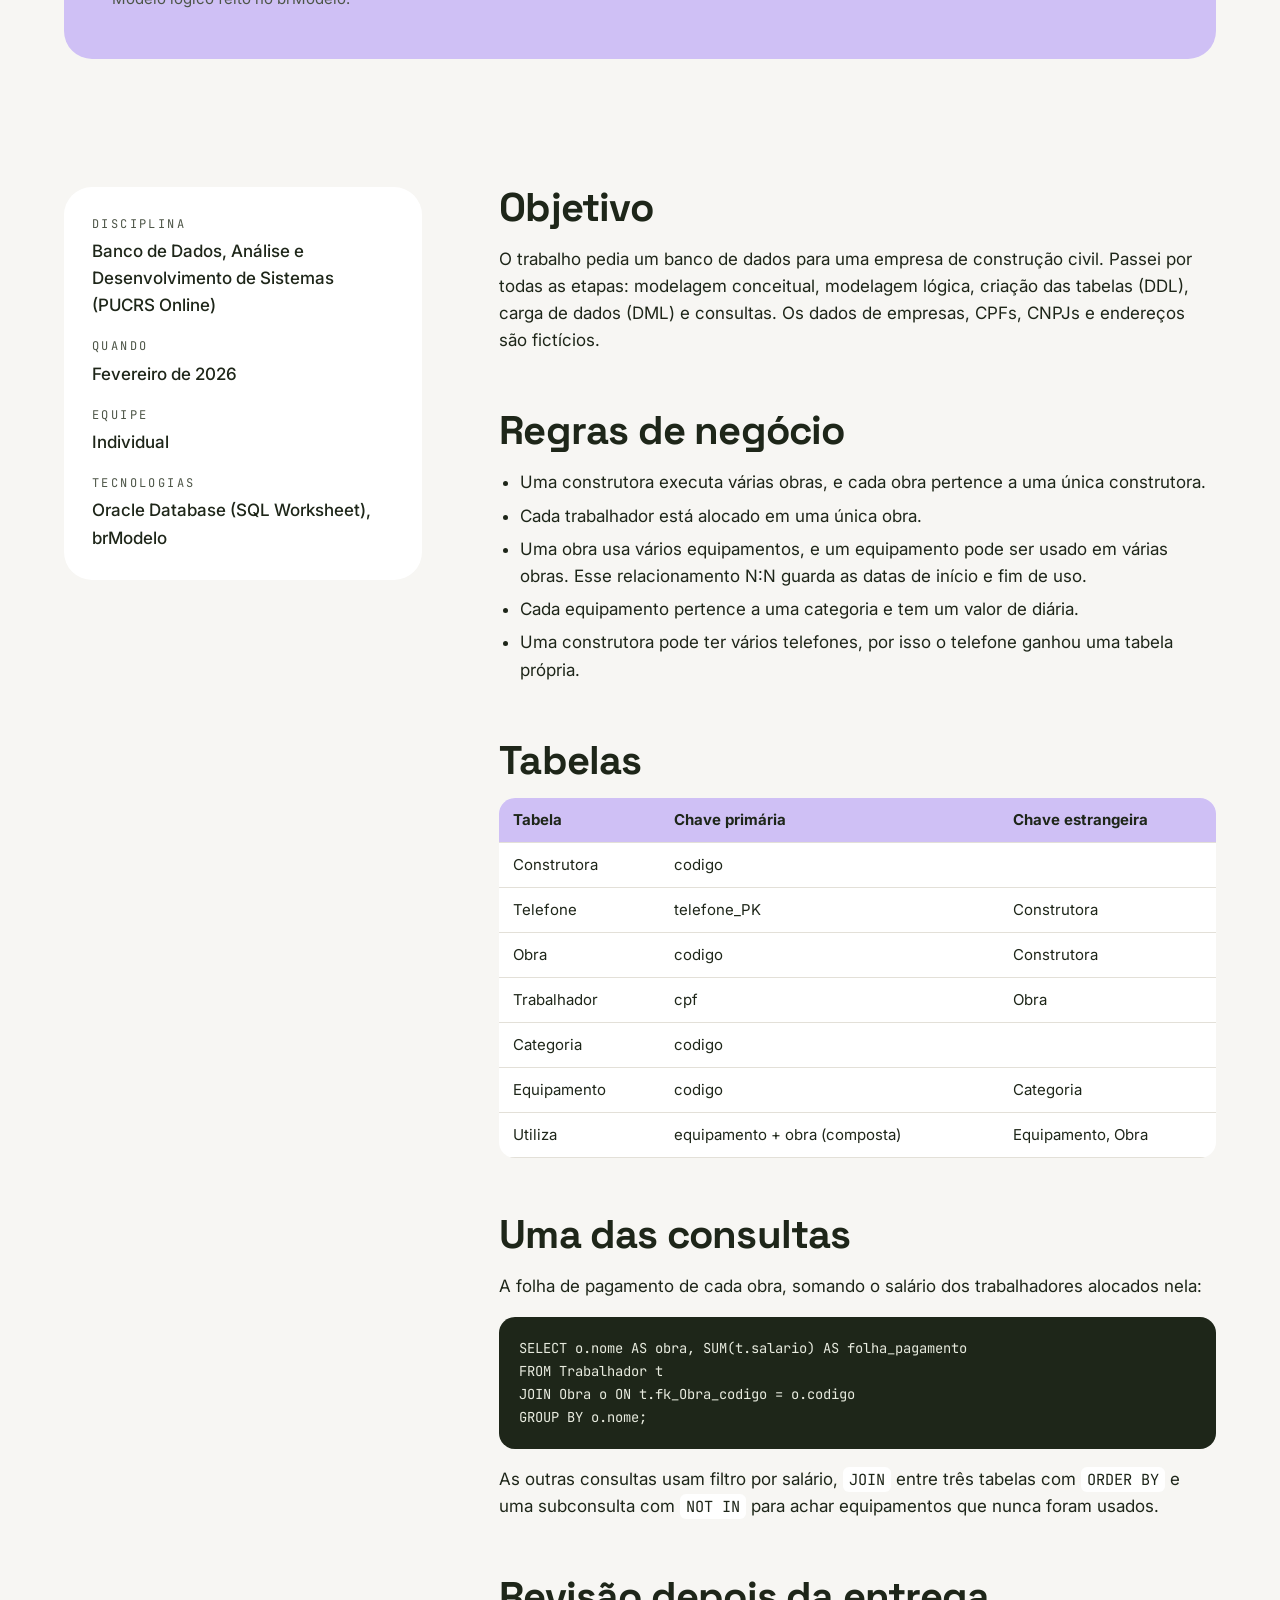
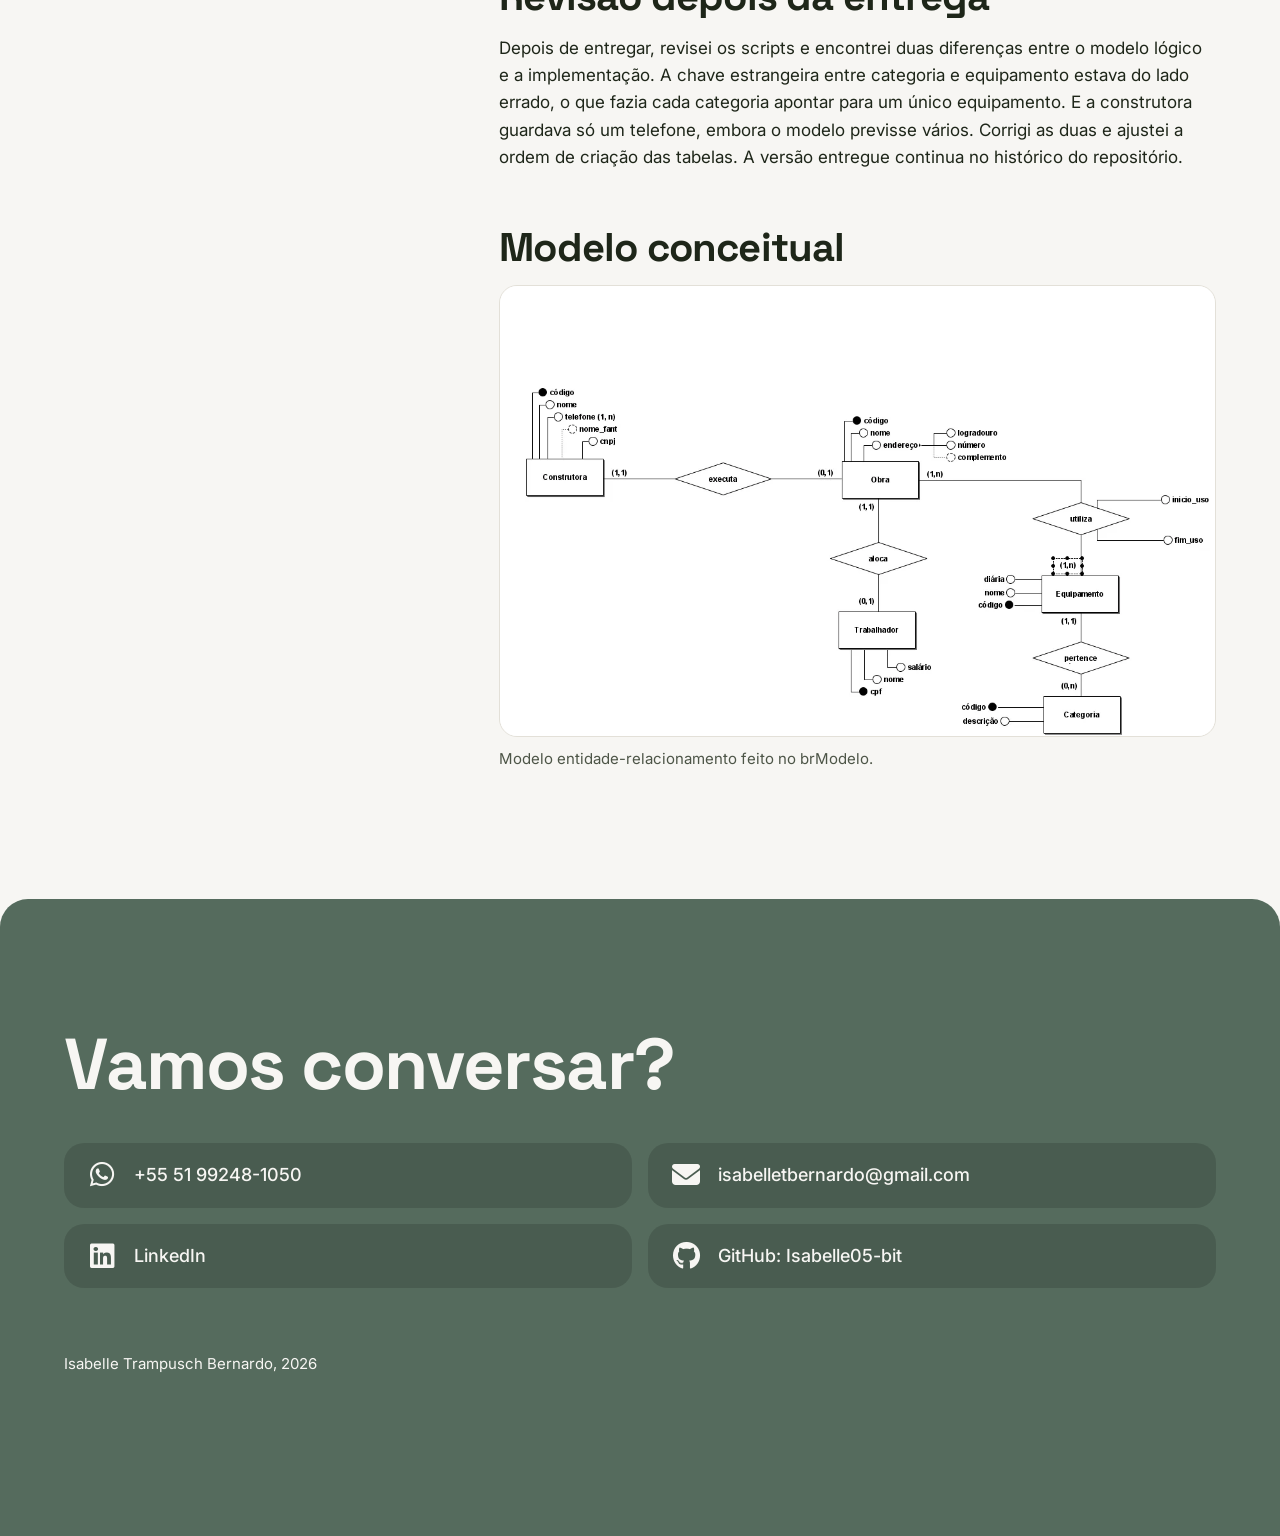
<file: html/projeto-banco-de-dados.html>
<!DOCTYPE html>
<html lang="pt-BR">
<head>
  <meta charset="UTF-8">
  <meta name="viewport" content="width=device-width, initial-scale=1.0">
  <title>Banco de dados de uma construtora | Isabelle Trampusch</title>
  <meta name="description" content="Projeto acadêmico de banco de dados relacional em Oracle SQL: modelagem conceitual e lógica, criação das tabelas, carga de dados e consultas.">
  <!-- Prévia ao compartilhar o link (LinkedIn, WhatsApp etc.) -->
  <meta property="og:type" content="website">
  <meta property="og:url" content="https://portfolio-isabelle-trampusch.netlify.app/projeto-banco-de-dados">
  <meta property="og:title" content="Banco de dados de uma construtora | Isabelle Trampusch">
  <meta property="og:description" content="Projeto acadêmico de banco de dados relacional em Oracle SQL: modelagem conceitual e lógica, criação das tabelas, carga de dados e consultas.">
  <meta property="og:image" content="https://portfolio-isabelle-trampusch.netlify.app/assets/imagens/compartilhar/banco-de-dados.jpg">
  <meta property="og:image:width" content="1200">
  <meta property="og:image:height" content="627">
  <meta name="twitter:card" content="summary_large_image">

  <script>document.documentElement.classList.add("js");</script>
  <link rel="preconnect" href="https://fonts.googleapis.com">
  <link rel="preconnect" href="https://fonts.gstatic.com" crossorigin>
  <link href="https://fonts.googleapis.com/css2?family=Inter:wght@400;500;600&family=JetBrains+Mono:wght@400;500&family=Space+Grotesk:wght@500;700&display=swap" rel="stylesheet">
  <!-- Ícones: carregam sem travar a página (media="print" troca para "all" ao terminar) -->
  <link rel="stylesheet" href="https://cdnjs.cloudflare.com/ajax/libs/font-awesome/6.7.2/css/all.min.css" media="print" onload="this.media='all'">
  <link rel="icon" href="assets/imagens/favicon.svg" type="image/svg+xml">
  <link rel="stylesheet" href="assets/css/style.css">
</head>

<body>
  <a class="pular" href="#conteudo">Pular para o conteúdo</a>

  <header class="menu">
    <nav class="container" aria-label="Principal">
      <a class="menu-marca" href="index.html">Isabelle T.</a>
      <button class="menu-botao" type="button" aria-expanded="false" aria-controls="menu-links">Menu</button>
      <ul class="menu-links" id="menu-links">
        <li><a href="index.html#sobre">Sobre</a></li>
        <li><a href="index.html#destaque">Destaque</a></li>
        <li><a href="index.html#projetos">Projetos</a></li>
        <li><a href="index.html#ferramentas">Ferramentas</a></li>
        <li><a href="#contato">Contato</a></li>
      </ul>
    </nav>
  </header>

  <main id="conteudo">

    <section class="projeto-topo container">
      <a class="voltar" href="index.html#projetos">Voltar aos projetos</a>
      <p class="rotulo">Projeto acadêmico • fev. 2026</p>
      <h1>Banco de dados de uma construtora</h1>
      <p class="projeto-resumo">Modelei e implementei do zero um banco relacional para controlar construtoras, obras, trabalhadores e os equipamentos locados para cada obra.</p>
      <div class="acoes">
        <a class="botao botao-principal" href="https://github.com/Isabelle05-bit/banco-de-dados-construtora" target="_blank" rel="noopener"><i class="fa-brands fa-github" aria-hidden="true"></i>Ver no GitHub</a>
      </div>
    </section>

    <div class="container">
      <figure class="projeto-capa cor-lilas">
        <img src="assets/imagens/bd-modelo-logico.webp" alt="Modelo lógico com as tabelas Construtora, Telefone, Obra, Trabalhador, Utiliza, Equipamento e Categoria, ligadas por chaves estrangeiras" width="1125" height="885">
        <figcaption>Modelo lógico feito no brModelo.</figcaption>
      </figure>
    </div>

    <section class="secao container projeto-corpo">
      <aside class="ficha" aria-label="Ficha do projeto">
        <dl>
          <div><dt>Disciplina</dt><dd>Banco de Dados, Análise e Desenvolvimento de Sistemas (PUCRS Online)</dd></div>
          <div><dt>Quando</dt><dd>Fevereiro de 2026</dd></div>
          <div><dt>Equipe</dt><dd>Individual</dd></div>
          <div><dt>Tecnologias</dt><dd>Oracle Database (SQL Worksheet), brModelo</dd></div>
        </dl>
      </aside>

      <div class="texto">
        <h2>Objetivo</h2>
        <p>O trabalho pedia um banco de dados para uma empresa de construção civil. Passei por todas as etapas: modelagem conceitual, modelagem lógica, criação das tabelas (DDL), carga de dados (DML) e consultas. Os dados de empresas, CPFs, CNPJs e endereços são fictícios.</p>

        <h2>Regras de negócio</h2>
        <ul>
          <li>Uma construtora executa várias obras, e cada obra pertence a uma única construtora.</li>
          <li>Cada trabalhador está alocado em uma única obra.</li>
          <li>Uma obra usa vários equipamentos, e um equipamento pode ser usado em várias obras. Esse relacionamento N:N guarda as datas de início e fim de uso.</li>
          <li>Cada equipamento pertence a uma categoria e tem um valor de diária.</li>
          <li>Uma construtora pode ter vários telefones, por isso o telefone ganhou uma tabela própria.</li>
        </ul>

        <h2>Tabelas</h2>
        <div class="tabela-rolagem">
          <table>
            <thead>
              <tr><th scope="col">Tabela</th><th scope="col">Chave primária</th><th scope="col">Chave estrangeira</th></tr>
            </thead>
            <tbody>
              <tr><td>Construtora</td><td>codigo</td><td></td></tr>
              <tr><td>Telefone</td><td>telefone_PK</td><td>Construtora</td></tr>
              <tr><td>Obra</td><td>codigo</td><td>Construtora</td></tr>
              <tr><td>Trabalhador</td><td>cpf</td><td>Obra</td></tr>
              <tr><td>Categoria</td><td>codigo</td><td></td></tr>
              <tr><td>Equipamento</td><td>codigo</td><td>Categoria</td></tr>
              <tr><td>Utiliza</td><td>equipamento + obra (composta)</td><td>Equipamento, Obra</td></tr>
            </tbody>
          </table>
        </div>

        <h2>Uma das consultas</h2>
        <p>A folha de pagamento de cada obra, somando o salário dos trabalhadores alocados nela:</p>
<pre><code>SELECT o.nome AS obra, SUM(t.salario) AS folha_pagamento
FROM Trabalhador t
JOIN Obra o ON t.fk_Obra_codigo = o.codigo
GROUP BY o.nome;</code></pre>
        <p>As outras consultas usam filtro por salário, <code>JOIN</code> entre três tabelas com <code>ORDER BY</code> e uma subconsulta com <code>NOT IN</code> para achar equipamentos que nunca foram usados.</p>

        <h2>Revisão depois da entrega</h2>
        <p>Depois de entregar, revisei os scripts e encontrei duas diferenças entre o modelo lógico e a implementação. A chave estrangeira entre categoria e equipamento estava do lado errado, o que fazia cada categoria apontar para um único equipamento. E a construtora guardava só um telefone, embora o modelo previsse vários. Corrigi as duas e ajustei a ordem de criação das tabelas. A versão entregue continua no histórico do repositório.</p>

        <h2>Modelo conceitual</h2>
        <figure>
          <img src="assets/imagens/bd-modelo-conceitual.webp" alt="Modelo entidade-relacionamento com as entidades Construtora, Obra, Trabalhador, Equipamento e Categoria" width="1113" height="701" loading="lazy">
          <figcaption>Modelo entidade-relacionamento feito no brModelo.</figcaption>
        </figure>
      </div>
    </section>

  </main>

  <footer class="contato secao" id="contato">
    <div class="container">
      <h2>Vamos conversar?</h2>
      <ul class="contato-lista">
        <li><a href="https://wa.me/5551992481050" target="_blank" rel="noopener"><i class="fa-brands fa-whatsapp" aria-hidden="true"></i>+55 51 99248-1050</a></li>
        <li><a href="mailto:isabelletbernardo@gmail.com?subject=Contato%20pelo%20portf%C3%B3lio"><i class="fa-solid fa-envelope" aria-hidden="true"></i>isabelletbernardo@gmail.com</a></li>
        <li><a href="https://www.linkedin.com/in/isabelle-trampusch-bernardo/" target="_blank" rel="noopener"><i class="fa-brands fa-linkedin" aria-hidden="true"></i>LinkedIn</a></li>
        <li><a href="https://github.com/Isabelle05-bit" target="_blank" rel="noopener"><i class="fa-brands fa-github" aria-hidden="true"></i>GitHub: Isabelle05-bit</a></li>
      </ul>
      <p class="rodape-final">Isabelle Trampusch Bernardo, 2026</p>
    </div>
  </footer>

  <script src="assets/js/main.js"></script>
</body>
</html>
</file>
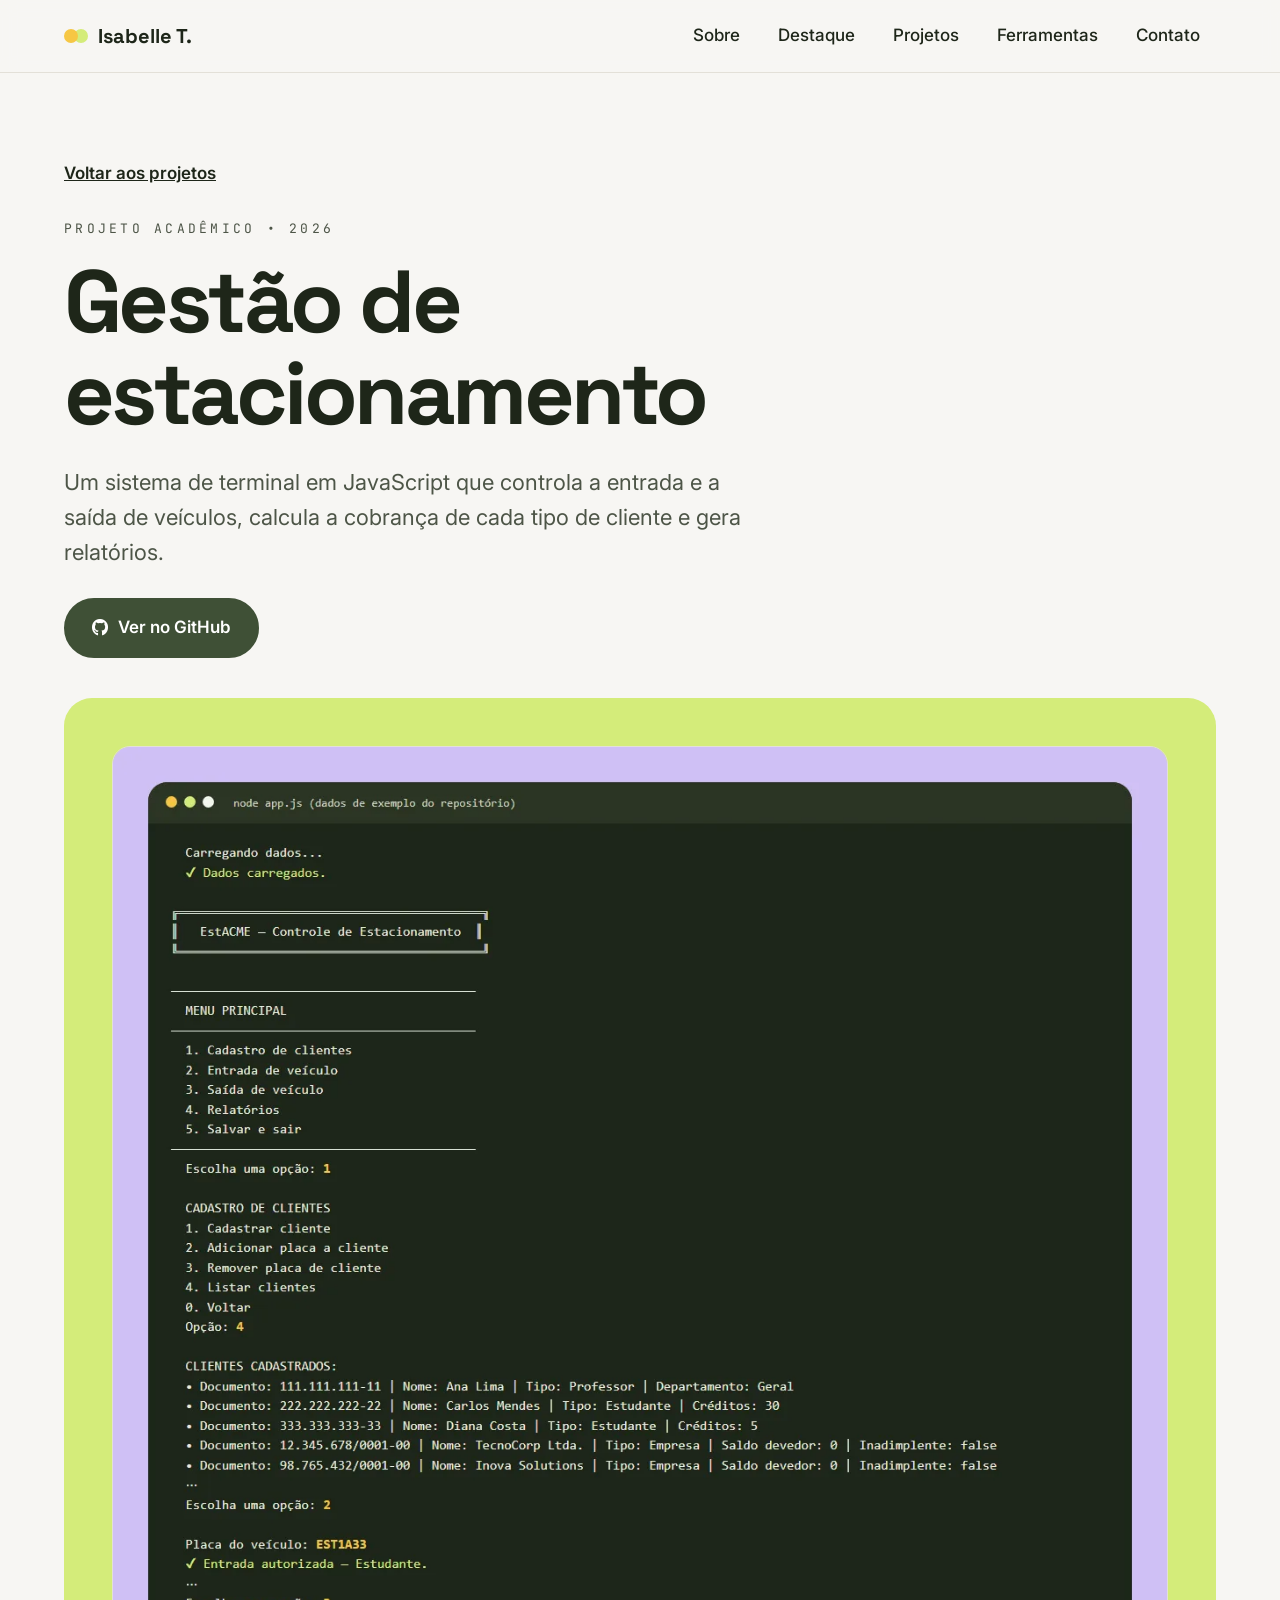
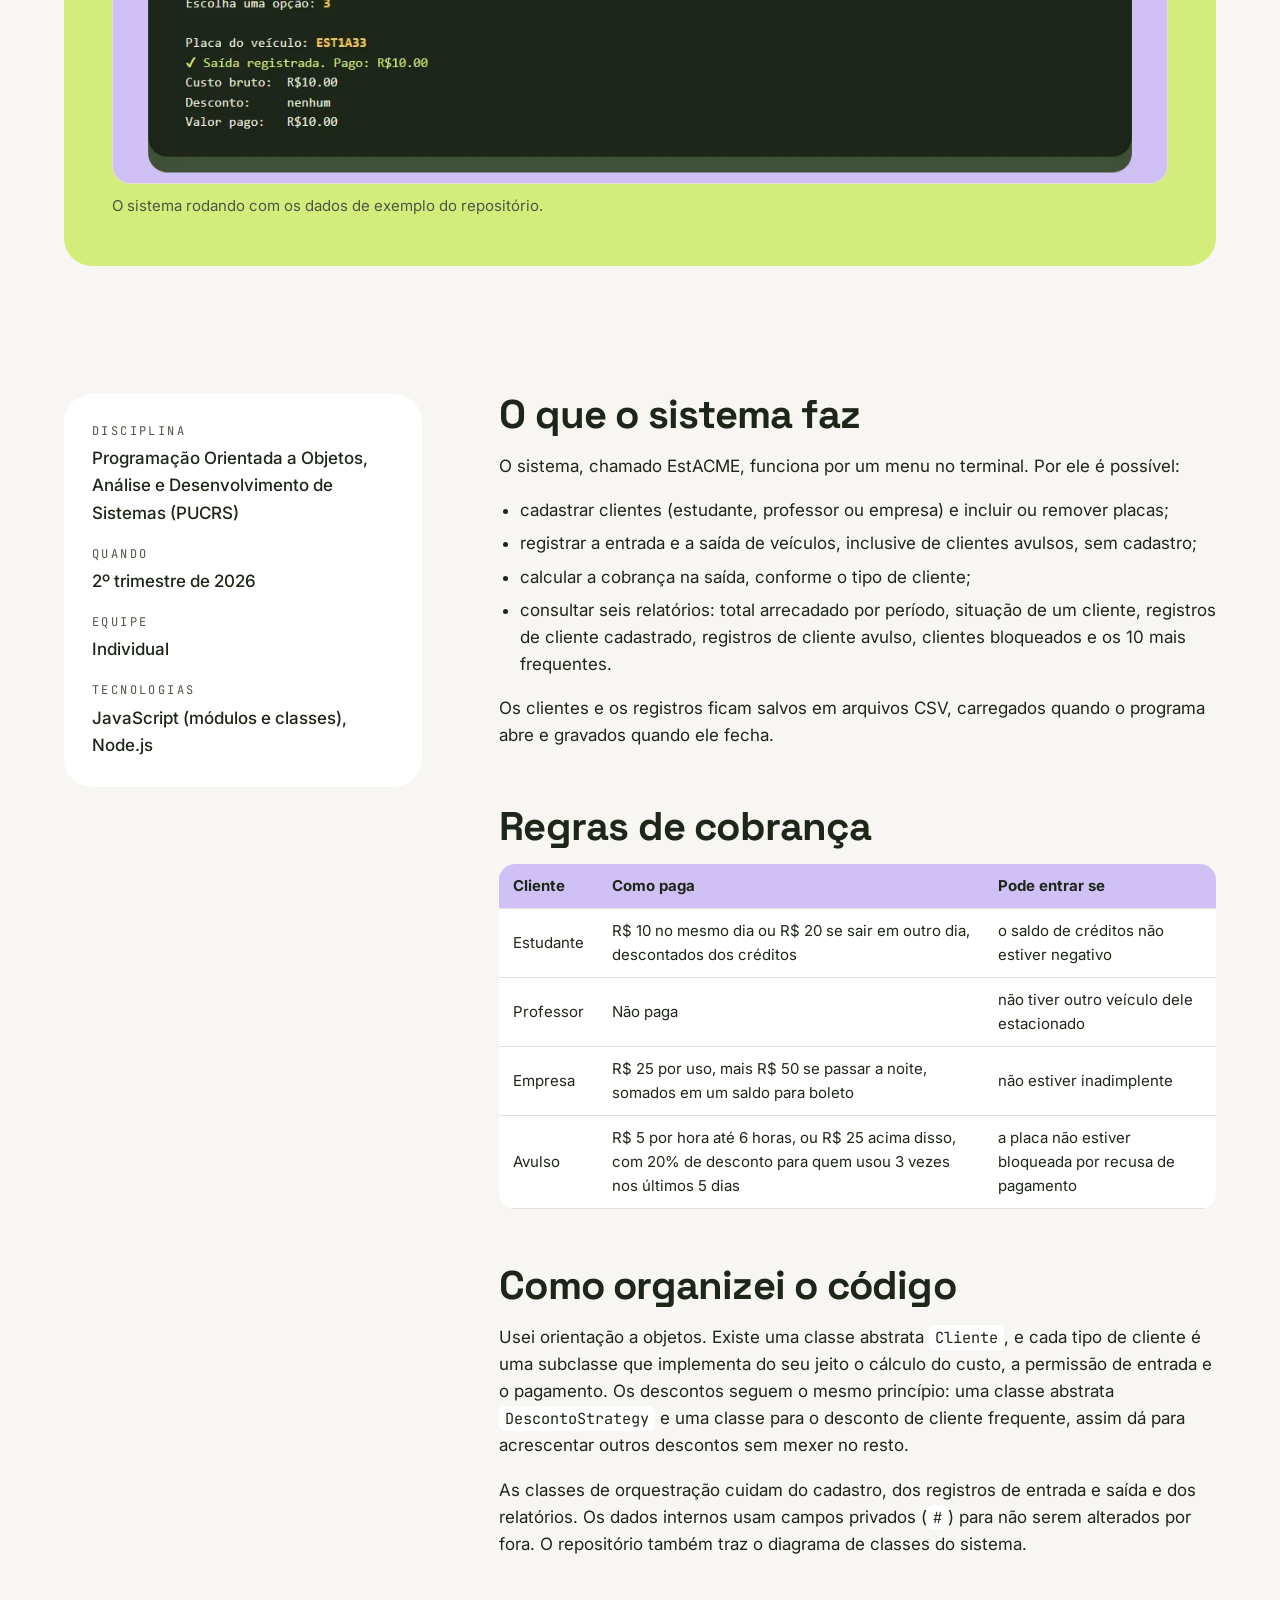
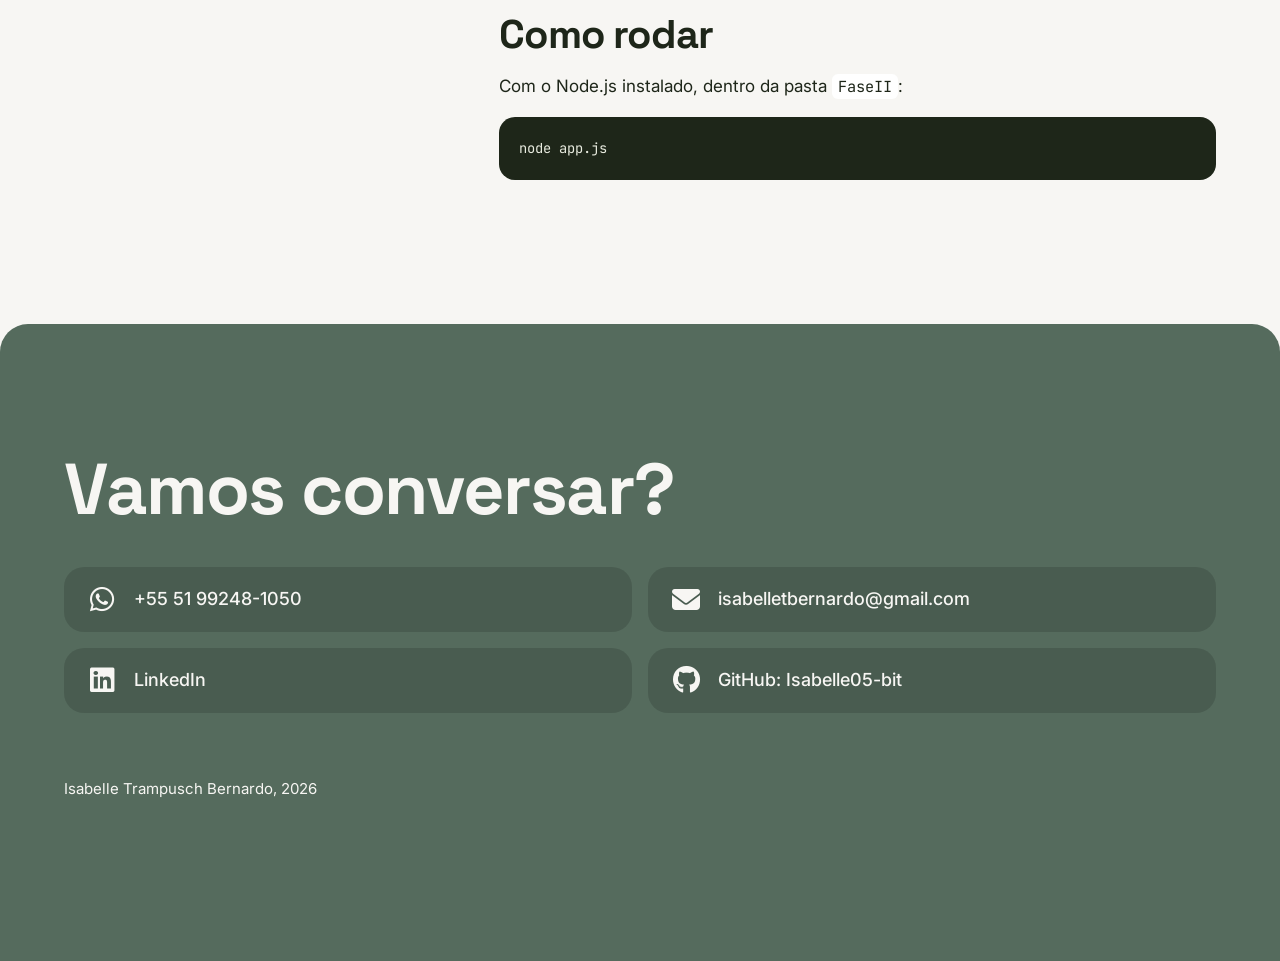
<file: html/projeto-estacionamento.html>
<!DOCTYPE html>
<html lang="pt-BR">
<head>
  <meta charset="UTF-8">
  <meta name="viewport" content="width=device-width, initial-scale=1.0">
  <title>Gestão de estacionamento | Isabelle Trampusch</title>
  <meta name="description" content="Sistema de controle de estacionamento em JavaScript com Node.js: cadastro de clientes, entrada e saída de veículos, cobranças e relatórios.">
  <!-- Prévia ao compartilhar o link (LinkedIn, WhatsApp etc.) -->
  <meta property="og:type" content="website">
  <meta property="og:url" content="https://portfolio-isabelle-trampusch.netlify.app/projeto-estacionamento">
  <meta property="og:title" content="Gestão de estacionamento | Isabelle Trampusch">
  <meta property="og:description" content="Sistema de controle de estacionamento em JavaScript com Node.js: cadastro de clientes, entrada e saída de veículos, cobranças e relatórios.">
  <meta property="og:image" content="https://portfolio-isabelle-trampusch.netlify.app/assets/imagens/compartilhar/estacionamento.jpg">
  <meta property="og:image:width" content="1200">
  <meta property="og:image:height" content="627">
  <meta name="twitter:card" content="summary_large_image">

  <script>document.documentElement.classList.add("js");</script>
  <link rel="preconnect" href="https://fonts.googleapis.com">
  <link rel="preconnect" href="https://fonts.gstatic.com" crossorigin>
  <link href="https://fonts.googleapis.com/css2?family=Inter:wght@400;500;600&family=JetBrains+Mono:wght@400;500&family=Space+Grotesk:wght@500;700&display=swap" rel="stylesheet">
  <!-- Ícones: carregam sem travar a página (media="print" troca para "all" ao terminar) -->
  <link rel="stylesheet" href="https://cdnjs.cloudflare.com/ajax/libs/font-awesome/6.7.2/css/all.min.css" media="print" onload="this.media='all'">
  <link rel="icon" href="assets/imagens/favicon.svg" type="image/svg+xml">
  <link rel="stylesheet" href="assets/css/style.css">
</head>

<body>
  <a class="pular" href="#conteudo">Pular para o conteúdo</a>

  <header class="menu">
    <nav class="container" aria-label="Principal">
      <a class="menu-marca" href="index.html">Isabelle T.</a>
      <button class="menu-botao" type="button" aria-expanded="false" aria-controls="menu-links">Menu</button>
      <ul class="menu-links" id="menu-links">
        <li><a href="index.html#sobre">Sobre</a></li>
        <li><a href="index.html#destaque">Destaque</a></li>
        <li><a href="index.html#projetos">Projetos</a></li>
        <li><a href="index.html#ferramentas">Ferramentas</a></li>
        <li><a href="#contato">Contato</a></li>
      </ul>
    </nav>
  </header>

  <main id="conteudo">

    <section class="projeto-topo container">
      <a class="voltar" href="index.html#projetos">Voltar aos projetos</a>
      <p class="rotulo">Projeto acadêmico • 2026</p>
      <h1>Gestão de estacionamento</h1>
      <p class="projeto-resumo">Um sistema de terminal em JavaScript que controla a entrada e a saída de veículos, calcula a cobrança de cada tipo de cliente e gera relatórios.</p>
      <div class="acoes">
        <a class="botao botao-principal" href="https://github.com/Isabelle05-bit/GestaoDeEstacionamento" target="_blank" rel="noopener"><i class="fa-brands fa-github" aria-hidden="true"></i>Ver no GitHub</a>
      </div>
    </section>

    <div class="container">
      <figure class="projeto-capa cor-lima">
        <img src="assets/imagens/estacionamento-terminal.webp" alt="Terminal mostrando o menu principal do sistema, a lista de clientes cadastrados e a entrada e saída de um veículo de estudante com cobrança de 10 reais" width="1200" height="1180">
        <figcaption>O sistema rodando com os dados de exemplo do repositório.</figcaption>
      </figure>
    </div>

    <section class="secao container projeto-corpo">
      <aside class="ficha" aria-label="Ficha do projeto">
        <dl>
          <div><dt>Disciplina</dt><dd>Programação Orientada a Objetos, Análise e Desenvolvimento de Sistemas (PUCRS)</dd></div>
          <div><dt>Quando</dt><dd>2º trimestre de 2026</dd></div>
          <div><dt>Equipe</dt><dd>Individual</dd></div>
          <div><dt>Tecnologias</dt><dd>JavaScript (módulos e classes), Node.js</dd></div>
        </dl>
      </aside>

      <div class="texto">
        <h2>O que o sistema faz</h2>
        <p>O sistema, chamado EstACME, funciona por um menu no terminal. Por ele é possível:</p>
        <ul>
          <li>cadastrar clientes (estudante, professor ou empresa) e incluir ou remover placas;</li>
          <li>registrar a entrada e a saída de veículos, inclusive de clientes avulsos, sem cadastro;</li>
          <li>calcular a cobrança na saída, conforme o tipo de cliente;</li>
          <li>consultar seis relatórios: total arrecadado por período, situação de um cliente, registros de cliente cadastrado, registros de cliente avulso, clientes bloqueados e os 10 mais frequentes.</li>
        </ul>
        <p>Os clientes e os registros ficam salvos em arquivos CSV, carregados quando o programa abre e gravados quando ele fecha.</p>

        <h2>Regras de cobrança</h2>
        <div class="tabela-rolagem">
          <table>
            <thead>
              <tr><th scope="col">Cliente</th><th scope="col">Como paga</th><th scope="col">Pode entrar se</th></tr>
            </thead>
            <tbody>
              <tr><td>Estudante</td><td>R$ 10 no mesmo dia ou R$ 20 se sair em outro dia, descontados dos créditos</td><td>o saldo de créditos não estiver negativo</td></tr>
              <tr><td>Professor</td><td>Não paga</td><td>não tiver outro veículo dele estacionado</td></tr>
              <tr><td>Empresa</td><td>R$ 25 por uso, mais R$ 50 se passar a noite, somados em um saldo para boleto</td><td>não estiver inadimplente</td></tr>
              <tr><td>Avulso</td><td>R$ 5 por hora até 6 horas, ou R$ 25 acima disso, com 20% de desconto para quem usou 3 vezes nos últimos 5 dias</td><td>a placa não estiver bloqueada por recusa de pagamento</td></tr>
            </tbody>
          </table>
        </div>

        <h2>Como organizei o código</h2>
        <p>Usei orientação a objetos. Existe uma classe abstrata <code>Cliente</code>, e cada tipo de cliente é uma subclasse que implementa do seu jeito o cálculo do custo, a permissão de entrada e o pagamento. Os descontos seguem o mesmo princípio: uma classe abstrata <code>DescontoStrategy</code> e uma classe para o desconto de cliente frequente, assim dá para acrescentar outros descontos sem mexer no resto.</p>
        <p>As classes de orquestração cuidam do cadastro, dos registros de entrada e saída e dos relatórios. Os dados internos usam campos privados (<code>#</code>) para não serem alterados por fora. O repositório também traz o diagrama de classes do sistema.</p>

        <h2>Como rodar</h2>
        <p>Com o Node.js instalado, dentro da pasta <code>FaseII</code>:</p>
<pre><code>node app.js</code></pre>
      </div>
    </section>

  </main>

  <footer class="contato secao" id="contato">
    <div class="container">
      <h2>Vamos conversar?</h2>
      <ul class="contato-lista">
        <li><a href="https://wa.me/5551992481050" target="_blank" rel="noopener"><i class="fa-brands fa-whatsapp" aria-hidden="true"></i>+55 51 99248-1050</a></li>
        <li><a href="mailto:isabelletbernardo@gmail.com?subject=Contato%20pelo%20portf%C3%B3lio"><i class="fa-solid fa-envelope" aria-hidden="true"></i>isabelletbernardo@gmail.com</a></li>
        <li><a href="https://www.linkedin.com/in/isabelle-trampusch-bernardo/" target="_blank" rel="noopener"><i class="fa-brands fa-linkedin" aria-hidden="true"></i>LinkedIn</a></li>
        <li><a href="https://github.com/Isabelle05-bit" target="_blank" rel="noopener"><i class="fa-brands fa-github" aria-hidden="true"></i>GitHub: Isabelle05-bit</a></li>
      </ul>
      <p class="rodape-final">Isabelle Trampusch Bernardo, 2026</p>
    </div>
  </footer>

  <script src="assets/js/main.js"></script>
</body>
</html>
</file>
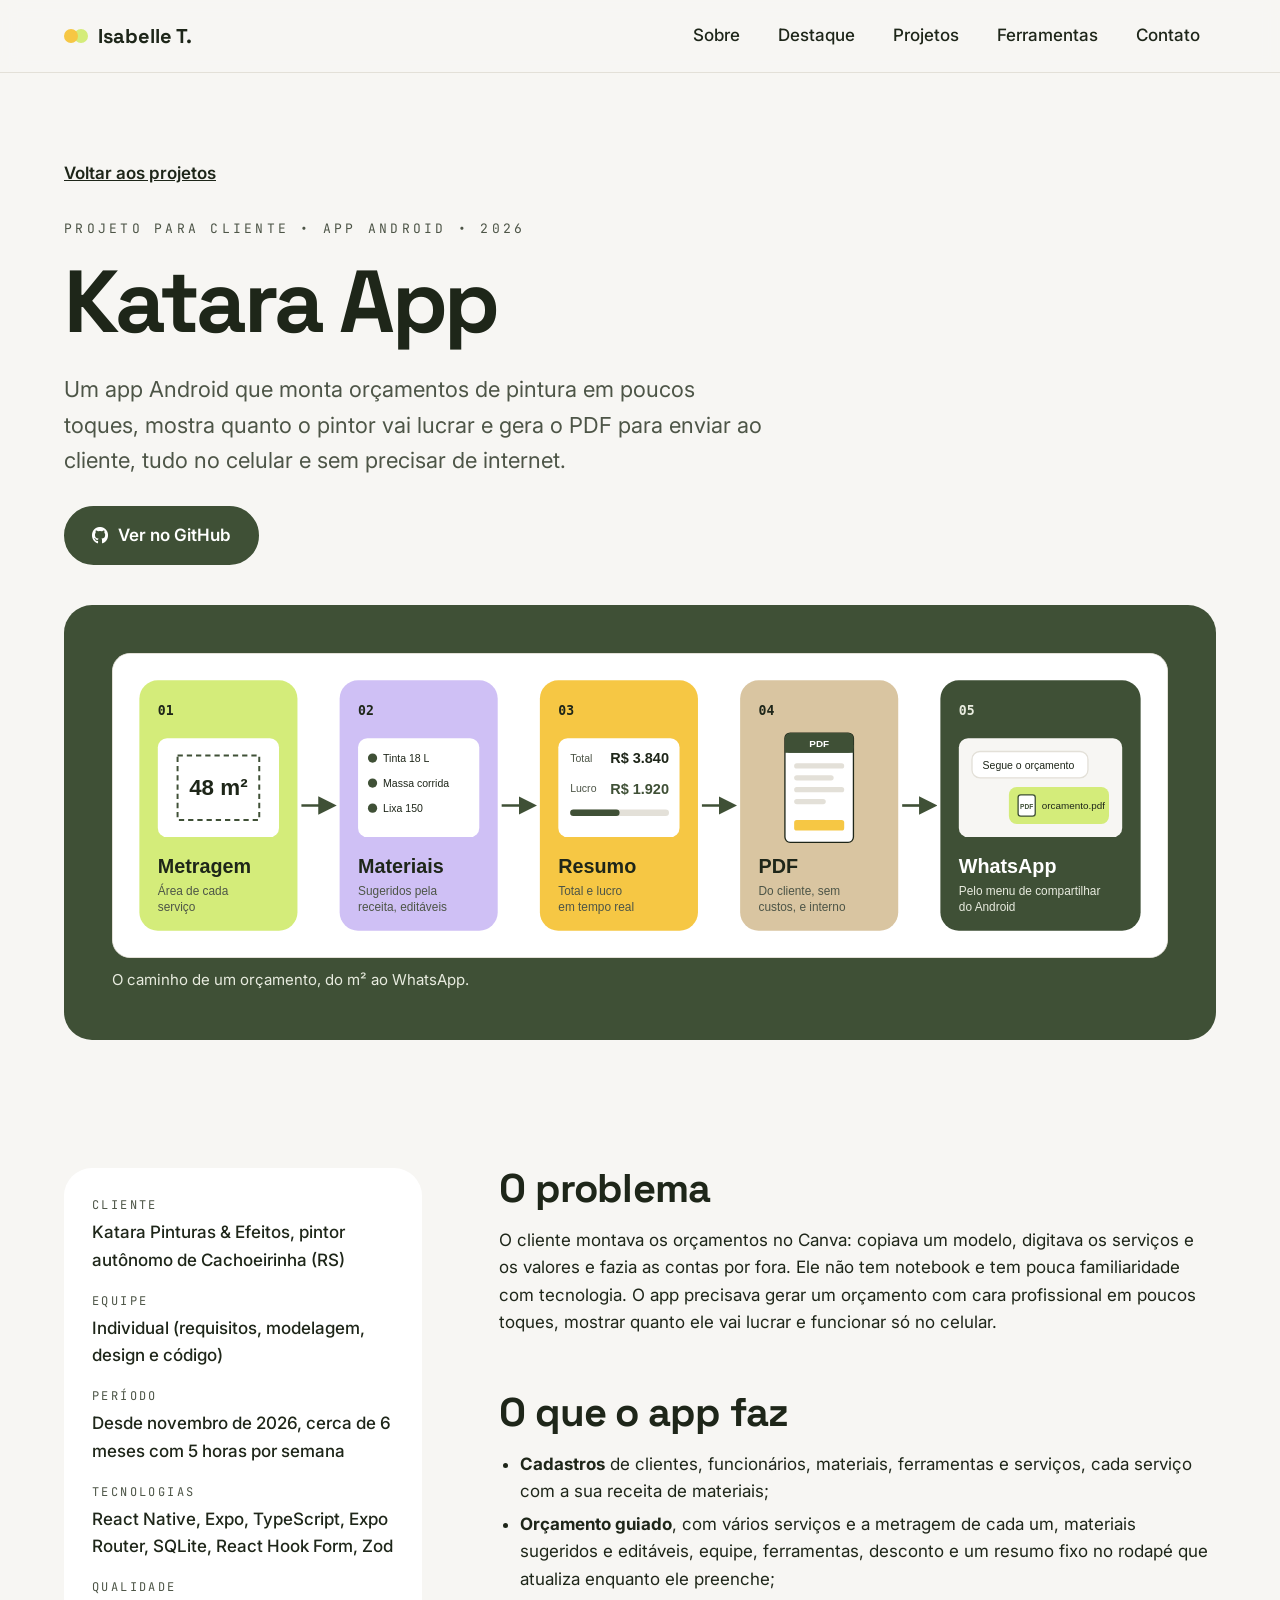
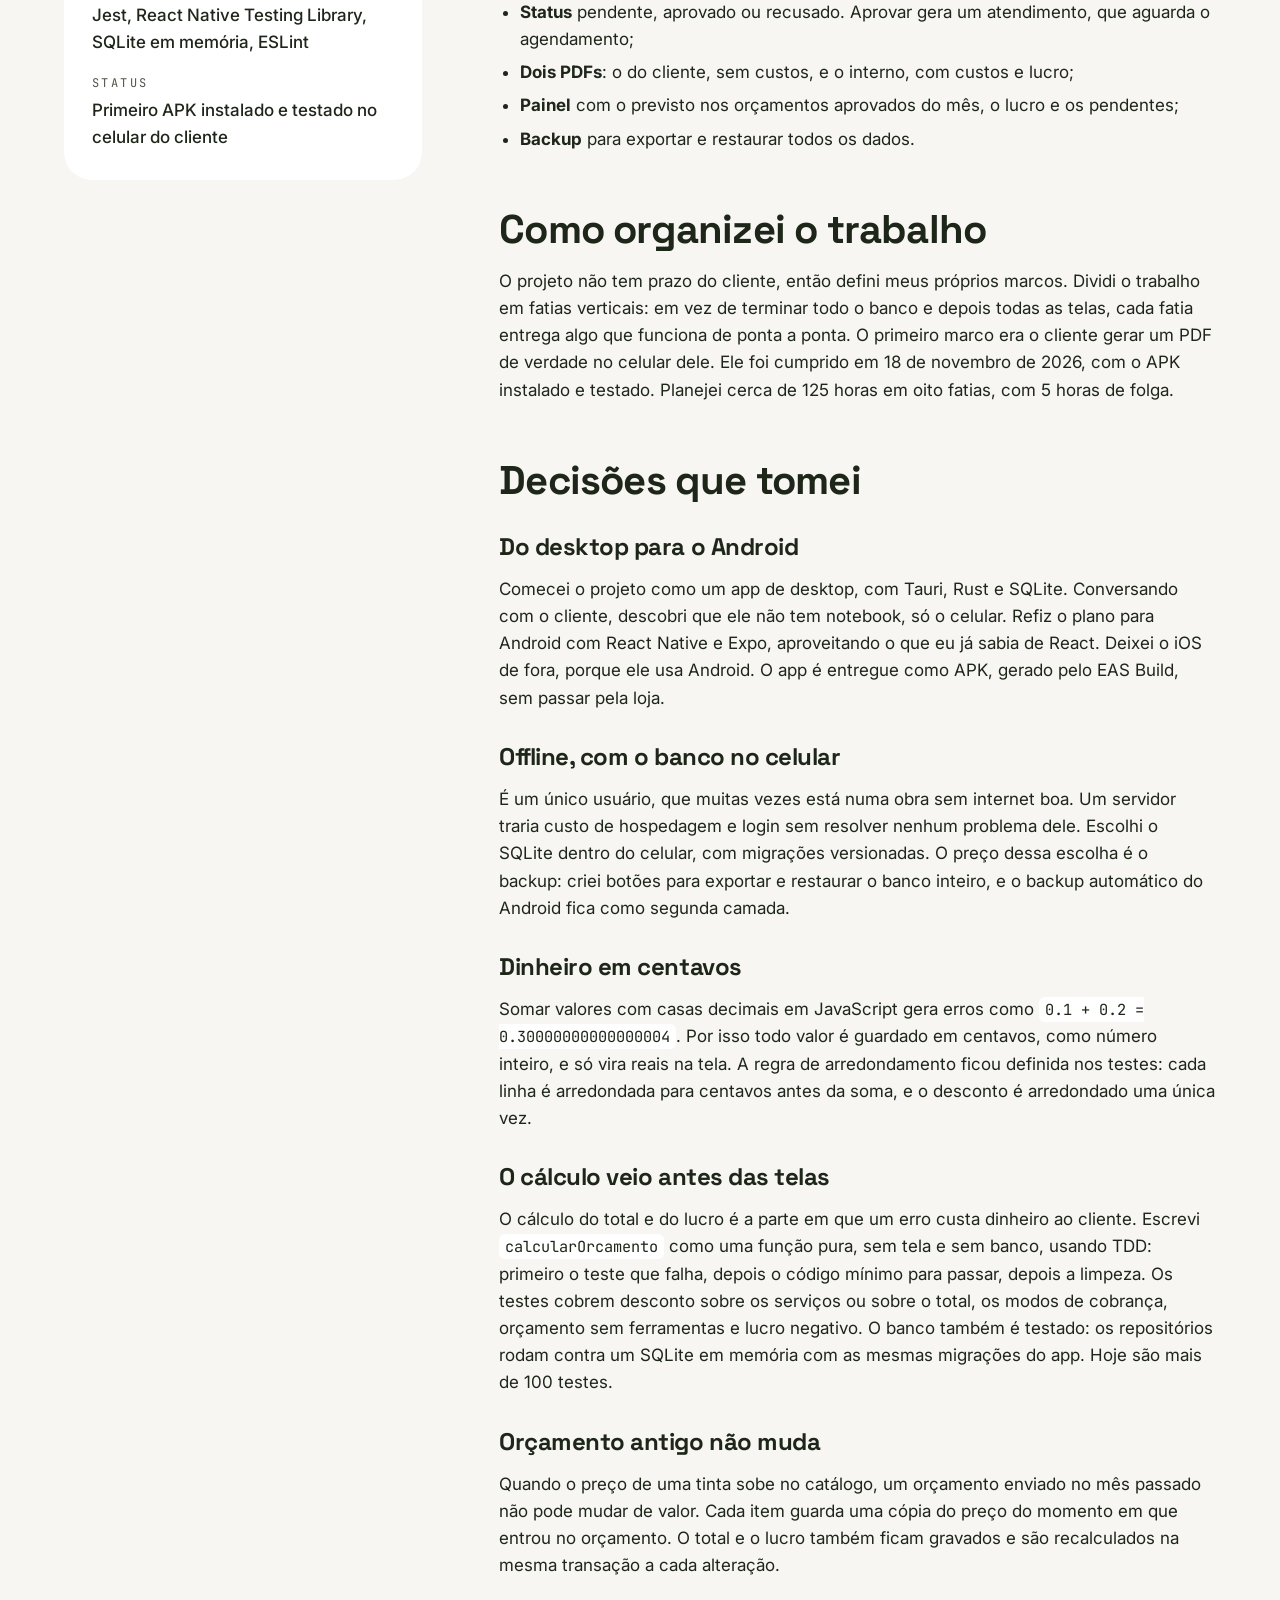
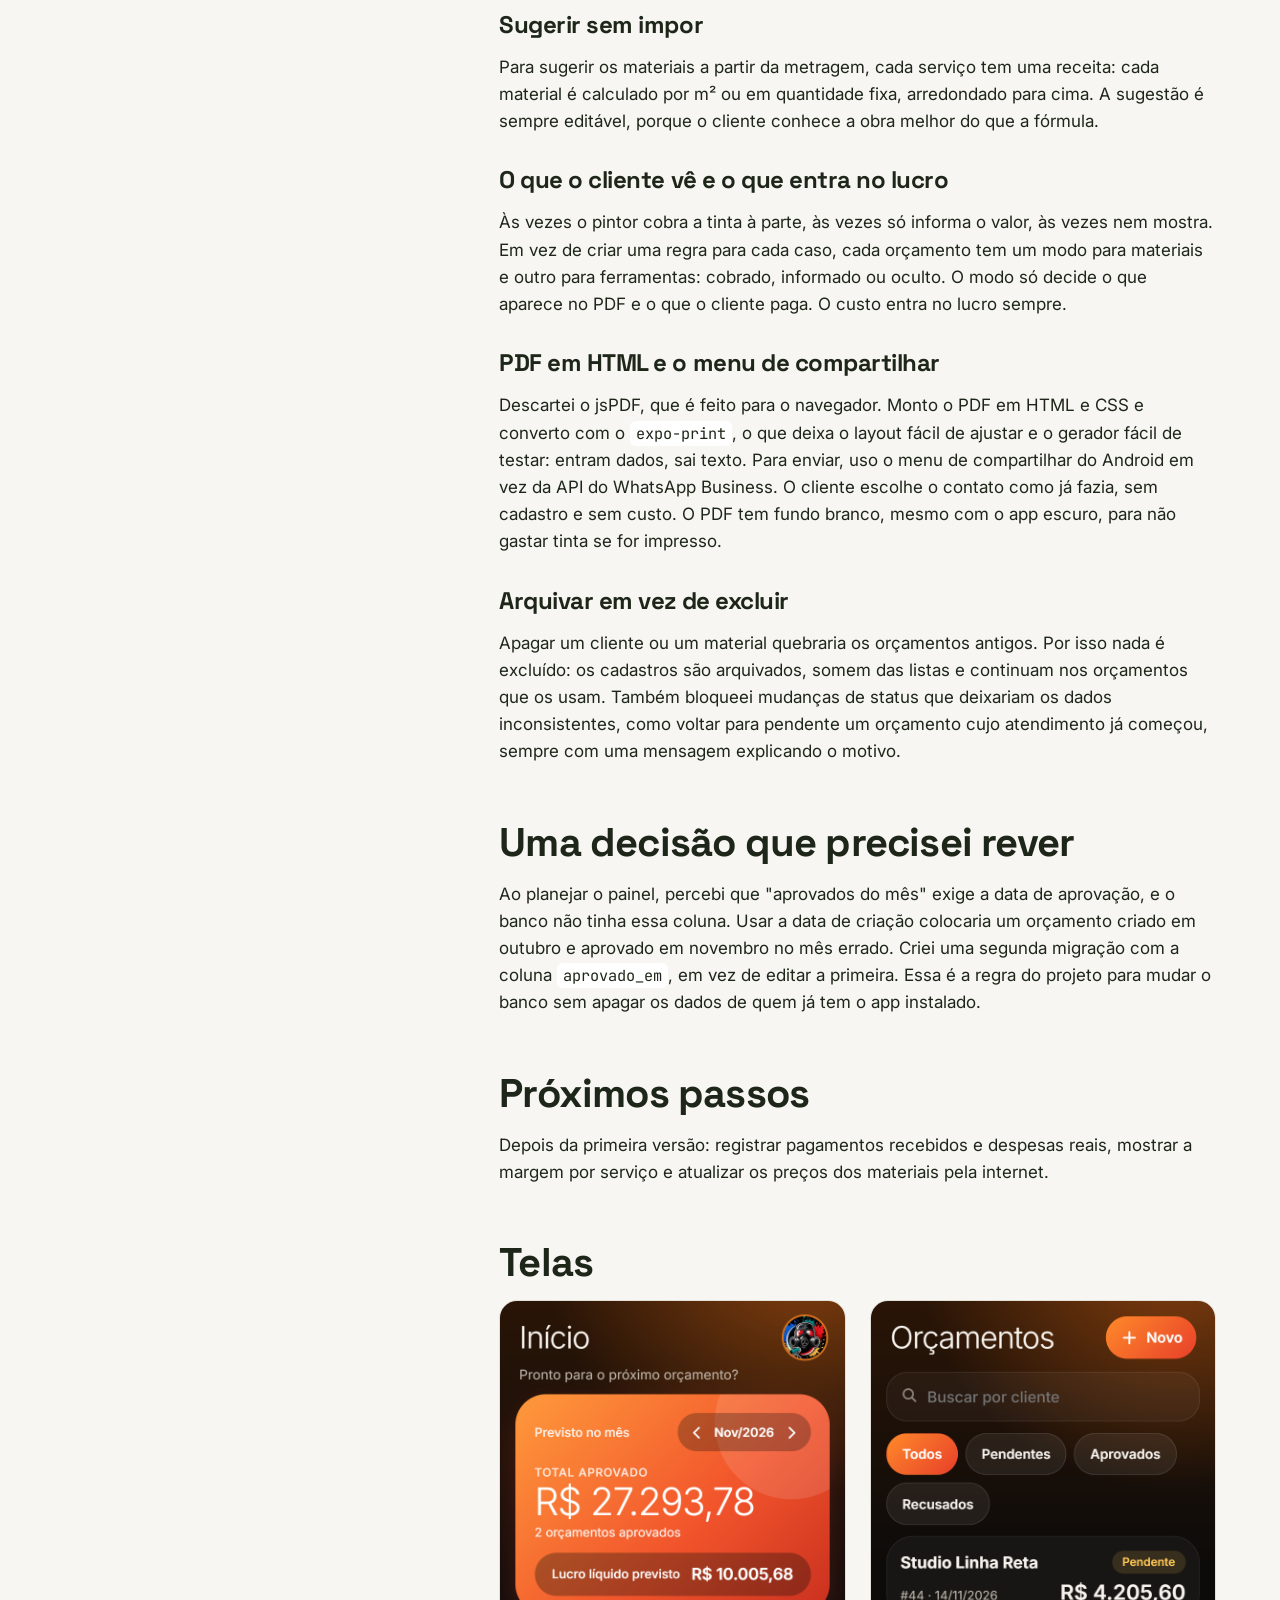
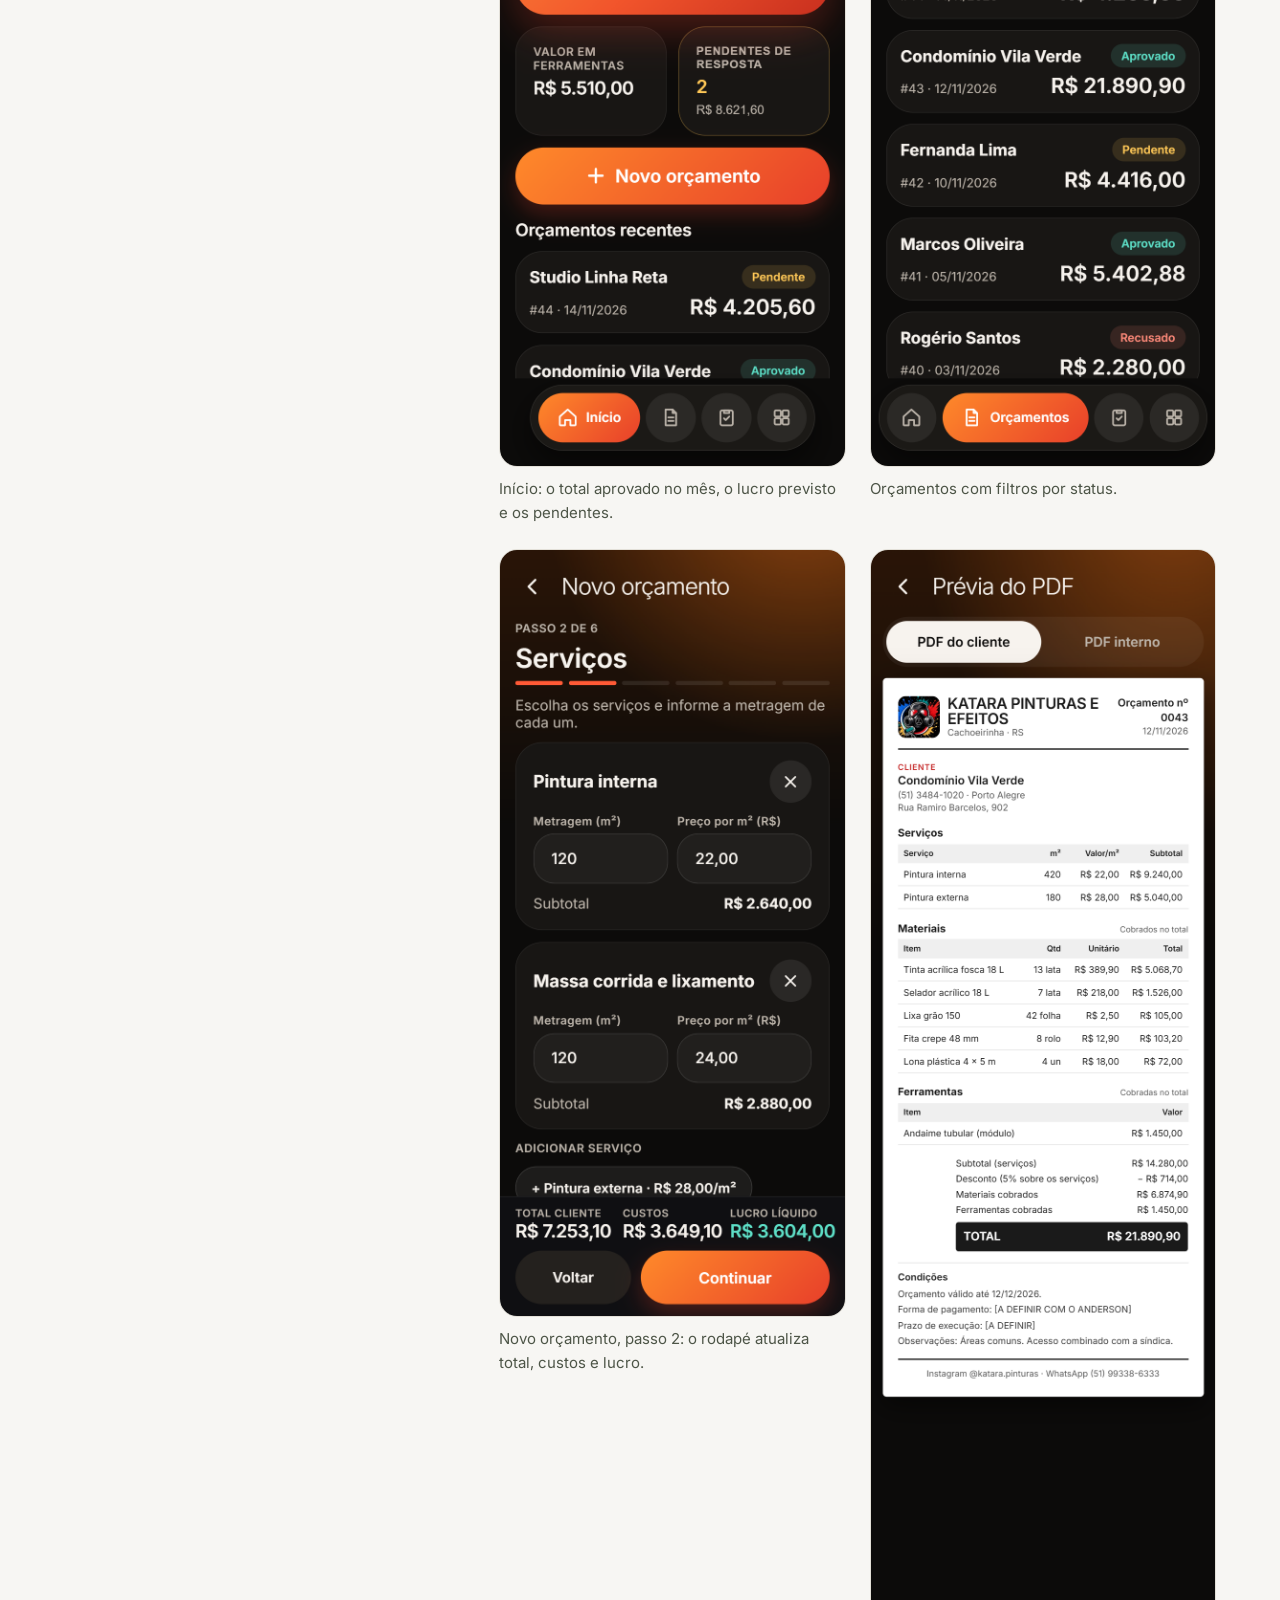
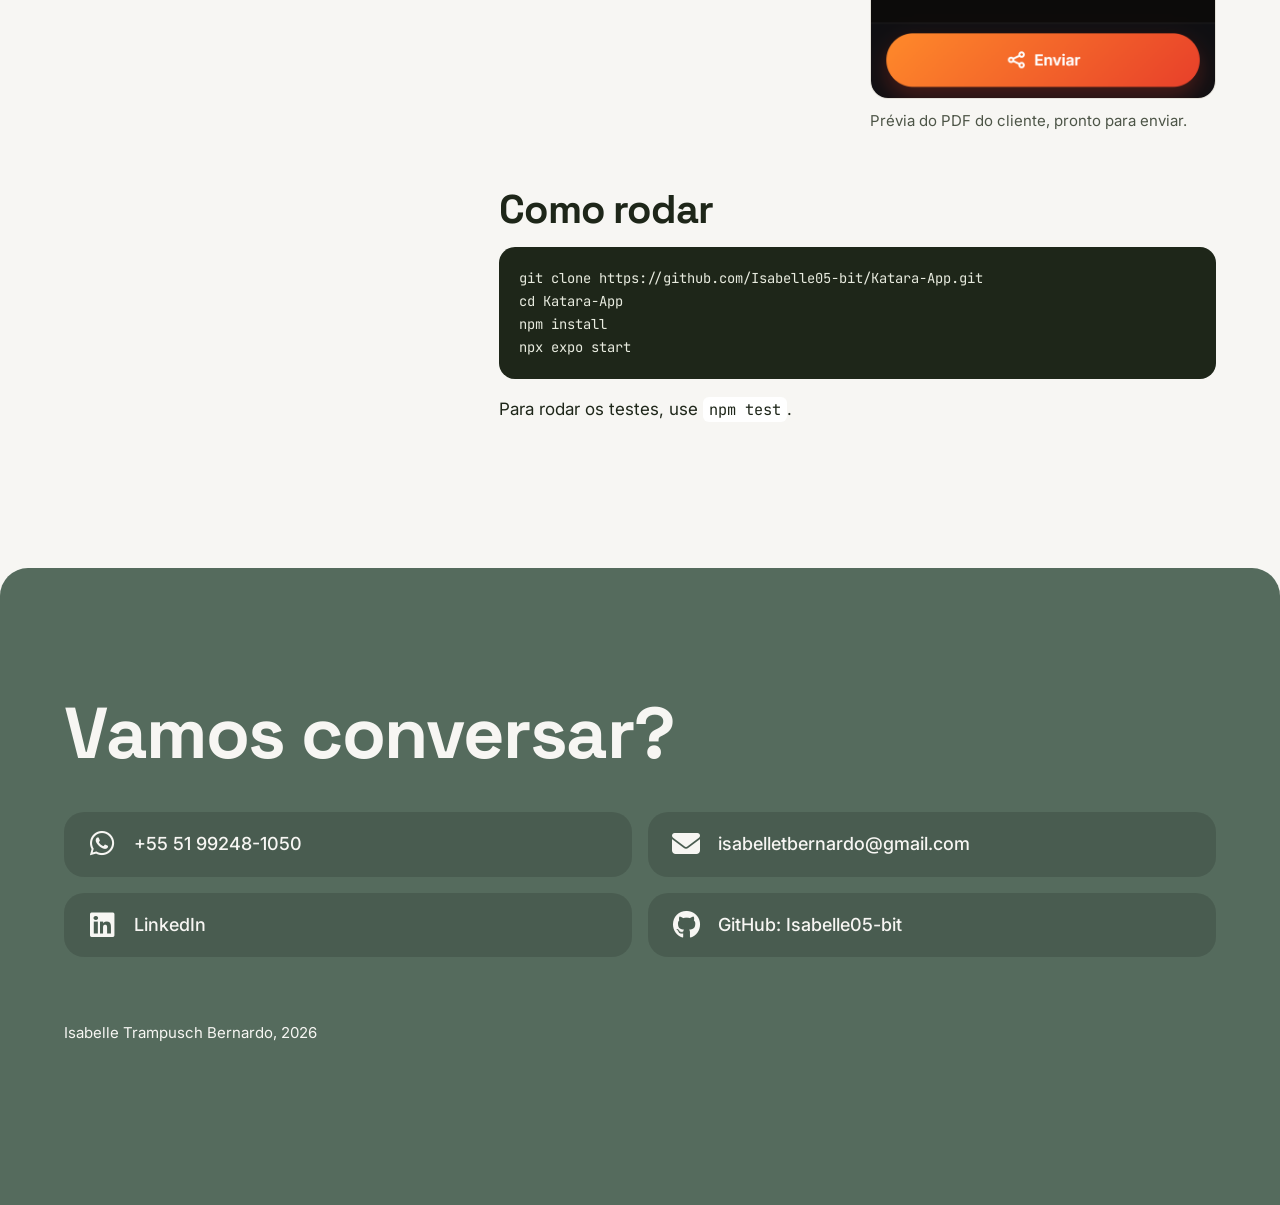
<file: html/projeto-katara-app.html>
<!DOCTYPE html>
<html lang="pt-BR">
<head>
  <meta charset="UTF-8">
  <meta name="viewport" content="width=device-width, initial-scale=1.0">
  <title>Katara App | Isabelle Trampusch</title>
  <meta name="description" content="App Android em React Native e Expo que gera orçamentos de pintura em PDF, calcula o lucro e funciona offline, feito para um pintor autônomo de Cachoeirinha (RS).">
  <!-- Prévia ao compartilhar o link (LinkedIn, WhatsApp etc.) -->
  <meta property="og:type" content="website">
  <meta property="og:url" content="https://portfolio-isabelle-trampusch.netlify.app/projeto-katara-app">
  <meta property="og:title" content="Katara App | Isabelle Trampusch">
  <meta property="og:description" content="App Android em React Native e Expo que gera orçamentos de pintura em PDF, calcula o lucro e funciona offline, feito para um pintor autônomo de Cachoeirinha (RS).">
  <meta property="og:image" content="https://portfolio-isabelle-trampusch.netlify.app/assets/imagens/compartilhar/katara-app.png">
  <meta property="og:image:width" content="1200">
  <meta property="og:image:height" content="627">
  <meta name="twitter:card" content="summary_large_image">

  <script>document.documentElement.classList.add("js");</script>
  <link rel="preconnect" href="https://fonts.googleapis.com">
  <link rel="preconnect" href="https://fonts.gstatic.com" crossorigin>
  <link href="https://fonts.googleapis.com/css2?family=Inter:wght@400;500;600&family=JetBrains+Mono:wght@400;500&family=Space+Grotesk:wght@500;700&display=swap" rel="stylesheet">
  <!-- Ícones: carregam sem travar a página (media="print" troca para "all" ao terminar) -->
  <link rel="stylesheet" href="https://cdnjs.cloudflare.com/ajax/libs/font-awesome/6.7.2/css/all.min.css" media="print" onload="this.media='all'">
  <link rel="icon" href="assets/imagens/favicon.svg" type="image/svg+xml">
  <link rel="stylesheet" href="assets/css/style.css">
</head>

<body>
  <a class="pular" href="#conteudo">Pular para o conteúdo</a>

  <header class="menu">
    <nav class="container" aria-label="Principal">
      <a class="menu-marca" href="index.html">Isabelle T.</a>
      <button class="menu-botao" type="button" aria-expanded="false" aria-controls="menu-links">Menu</button>
      <ul class="menu-links" id="menu-links">
        <li><a href="index.html#sobre">Sobre</a></li>
        <li><a href="index.html#destaque">Destaque</a></li>
        <li><a href="index.html#projetos">Projetos</a></li>
        <li><a href="index.html#ferramentas">Ferramentas</a></li>
        <li><a href="#contato">Contato</a></li>
      </ul>
    </nav>
  </header>

  <main id="conteudo">

    <section class="projeto-topo container">
      <a class="voltar" href="index.html#destaque">Voltar aos projetos</a>
      <p class="rotulo">Projeto para cliente • App Android • 2026</p>
      <h1>Katara App</h1>
      <p class="projeto-resumo">Um app Android que monta orçamentos de pintura em poucos toques, mostra quanto o pintor vai lucrar e gera o PDF para enviar ao cliente, tudo no celular e sem precisar de internet.</p>
      <div class="acoes">
        <a class="botao botao-principal" href="https://github.com/Isabelle05-bit/Katara-App" target="_blank" rel="noopener"><i class="fa-brands fa-github" aria-hidden="true"></i>Ver no GitHub</a>
      </div>
    </section>

    <div class="container">
      <figure class="projeto-capa cor-musgo">
        <img src="assets/imagens/katara-fluxo.svg" alt="Fluxo do orçamento em cinco etapas: metragem em metros quadrados, materiais sugeridos pela receita do serviço, resumo com total e lucro, PDF gerado e envio pelo WhatsApp" width="1600" height="460">
        <figcaption>O caminho de um orçamento, do m² ao WhatsApp.</figcaption>
      </figure>
    </div>

    <section class="secao container projeto-corpo">
      <aside class="ficha" aria-label="Ficha do projeto">
        <dl>
          <div><dt>Cliente</dt><dd>Katara Pinturas &amp; Efeitos, pintor autônomo de Cachoeirinha (RS)</dd></div>
          <div><dt>Equipe</dt><dd>Individual (requisitos, modelagem, design e código)</dd></div>
          <div><dt>Período</dt><dd>Desde novembro de 2026, cerca de 6 meses com 5 horas por semana</dd></div>
          <div><dt>Tecnologias</dt><dd>React Native, Expo, TypeScript, Expo Router, SQLite, React Hook Form, Zod</dd></div>
          <div><dt>Qualidade</dt><dd>Jest, React Native Testing Library, SQLite em memória, ESLint</dd></div>
          <div><dt>Status</dt><dd>Primeiro APK instalado e testado no celular do cliente</dd></div>
        </dl>
      </aside>

      <div class="texto">
        <h2>O problema</h2>
        <p>O cliente montava os orçamentos no Canva: copiava um modelo, digitava os serviços e os valores e fazia as contas por fora. Ele não tem notebook e tem pouca familiaridade com tecnologia. O app precisava gerar um orçamento com cara profissional em poucos toques, mostrar quanto ele vai lucrar e funcionar só no celular.</p>

        <h2>O que o app faz</h2>
        <ul>
          <li><strong>Cadastros</strong> de clientes, funcionários, materiais, ferramentas e serviços, cada serviço com a sua receita de materiais;</li>
          <li><strong>Orçamento guiado</strong>, com vários serviços e a metragem de cada um, materiais sugeridos e editáveis, equipe, ferramentas, desconto e um resumo fixo no rodapé que atualiza enquanto ele preenche;</li>
          <li><strong>Status</strong> pendente, aprovado ou recusado. Aprovar gera um atendimento, que aguarda o agendamento;</li>
          <li><strong>Dois PDFs</strong>: o do cliente, sem custos, e o interno, com custos e lucro;</li>
          <li><strong>Painel</strong> com o previsto nos orçamentos aprovados do mês, o lucro e os pendentes;</li>
          <li><strong>Backup</strong> para exportar e restaurar todos os dados.</li>
        </ul>

        <h2>Como organizei o trabalho</h2>
        <p>O projeto não tem prazo do cliente, então defini meus próprios marcos. Dividi o trabalho em fatias verticais: em vez de terminar todo o banco e depois todas as telas, cada fatia entrega algo que funciona de ponta a ponta. O primeiro marco era o cliente gerar um PDF de verdade no celular dele. Ele foi cumprido em 18 de novembro de 2026, com o APK instalado e testado. Planejei cerca de 125 horas em oito fatias, com 5 horas de folga.</p>

        <h2>Decisões que tomei</h2>

        <h3>Do desktop para o Android</h3>
        <p>Comecei o projeto como um app de desktop, com Tauri, Rust e SQLite. Conversando com o cliente, descobri que ele não tem notebook, só o celular. Refiz o plano para Android com React Native e Expo, aproveitando o que eu já sabia de React. Deixei o iOS de fora, porque ele usa Android. O app é entregue como APK, gerado pelo EAS Build, sem passar pela loja.</p>

        <h3>Offline, com o banco no celular</h3>
        <p>É um único usuário, que muitas vezes está numa obra sem internet boa. Um servidor traria custo de hospedagem e login sem resolver nenhum problema dele. Escolhi o SQLite dentro do celular, com migrações versionadas. O preço dessa escolha é o backup: criei botões para exportar e restaurar o banco inteiro, e o backup automático do Android fica como segunda camada.</p>

        <h3>Dinheiro em centavos</h3>
        <p>Somar valores com casas decimais em JavaScript gera erros como <code>0.1 + 0.2 = 0.30000000000000004</code>. Por isso todo valor é guardado em centavos, como número inteiro, e só vira reais na tela. A regra de arredondamento ficou definida nos testes: cada linha é arredondada para centavos antes da soma, e o desconto é arredondado uma única vez.</p>

        <h3>O cálculo veio antes das telas</h3>
        <p>O cálculo do total e do lucro é a parte em que um erro custa dinheiro ao cliente. Escrevi <code>calcularOrcamento</code> como uma função pura, sem tela e sem banco, usando TDD: primeiro o teste que falha, depois o código mínimo para passar, depois a limpeza. Os testes cobrem desconto sobre os serviços ou sobre o total, os modos de cobrança, orçamento sem ferramentas e lucro negativo. O banco também é testado: os repositórios rodam contra um SQLite em memória com as mesmas migrações do app. Hoje são mais de 100 testes.</p>

        <h3>Orçamento antigo não muda</h3>
        <p>Quando o preço de uma tinta sobe no catálogo, um orçamento enviado no mês passado não pode mudar de valor. Cada item guarda uma cópia do preço do momento em que entrou no orçamento. O total e o lucro também ficam gravados e são recalculados na mesma transação a cada alteração.</p>

        <h3>Sugerir sem impor</h3>
        <p>Para sugerir os materiais a partir da metragem, cada serviço tem uma receita: cada material é calculado por m² ou em quantidade fixa, arredondado para cima. A sugestão é sempre editável, porque o cliente conhece a obra melhor do que a fórmula.</p>

        <h3>O que o cliente vê e o que entra no lucro</h3>
        <p>Às vezes o pintor cobra a tinta à parte, às vezes só informa o valor, às vezes nem mostra. Em vez de criar uma regra para cada caso, cada orçamento tem um modo para materiais e outro para ferramentas: cobrado, informado ou oculto. O modo só decide o que aparece no PDF e o que o cliente paga. O custo entra no lucro sempre.</p>

        <h3>PDF em HTML e o menu de compartilhar</h3>
        <p>Descartei o jsPDF, que é feito para o navegador. Monto o PDF em HTML e CSS e converto com o <code>expo-print</code>, o que deixa o layout fácil de ajustar e o gerador fácil de testar: entram dados, sai texto. Para enviar, uso o menu de compartilhar do Android em vez da API do WhatsApp Business. O cliente escolhe o contato como já fazia, sem cadastro e sem custo. O PDF tem fundo branco, mesmo com o app escuro, para não gastar tinta se for impresso.</p>

        <h3>Arquivar em vez de excluir</h3>
        <p>Apagar um cliente ou um material quebraria os orçamentos antigos. Por isso nada é excluído: os cadastros são arquivados, somem das listas e continuam nos orçamentos que os usam. Também bloqueei mudanças de status que deixariam os dados inconsistentes, como voltar para pendente um orçamento cujo atendimento já começou, sempre com uma mensagem explicando o motivo.</p>

        <h2>Uma decisão que precisei rever</h2>
        <p>Ao planejar o painel, percebi que "aprovados do mês" exige a data de aprovação, e o banco não tinha essa coluna. Usar a data de criação colocaria um orçamento criado em outubro e aprovado em novembro no mês errado. Criei uma segunda migração com a coluna <code>aprovado_em</code>, em vez de editar a primeira. Essa é a regra do projeto para mudar o banco sem apagar os dados de quem já tem o app instalado.</p>

        <h2>Próximos passos</h2>
        <p>Depois da primeira versão: registrar pagamentos recebidos e despesas reais, mostrar a margem por serviço e atualizar os preços dos materiais pela internet.</p>

        <h2>Telas</h2>
        <!-- Para acrescentar uma tela: copie um bloco <figure> ... </figure>,
             troque o arquivo, o alt, a legenda e o width/height reais da imagem. -->
        <div class="galeria galeria-celular">
          <figure>
            <img src="assets/imagens/KataraApp-Inicio.png" alt="Tela Início em tema escuro com um cartão laranja mostrando o total aprovado no mês, o lucro líquido previsto, os cartões de valor em ferramentas e pendentes de resposta, o botão Novo orçamento e os orçamentos recentes, com o menu flutuante embaixo" width="720" height="1600" loading="lazy">
            <figcaption>Início: o total aprovado no mês, o lucro previsto e os pendentes.</figcaption>
          </figure>
          <figure>
            <img src="assets/imagens/KataraApp-Orcamentos.png" alt="Lista de orçamentos com busca por cliente, filtros Todos, Pendentes, Aprovados e Recusados, e cartões com cliente, número, data, valor e status" width="720" height="1600" loading="lazy">
            <figcaption>Orçamentos com filtros por status.</figcaption>
          </figure>
          <figure>
            <img src="assets/imagens/KataraApp-NovoOrcamento.png" alt="Passo 2 de 6 do novo orçamento: serviços Pintura interna e Massa corrida e lixamento com metragem, preço por metro quadrado e subtotal, e o rodapé fixo com total do cliente, custos e lucro líquido" width="720" height="1600" loading="lazy">
            <figcaption>Novo orçamento, passo 2: o rodapé atualiza total, custos e lucro.</figcaption>
          </figure>
          <figure>
            <img src="assets/imagens/KataraApp-PdfCliente.png" alt="Prévia do PDF do cliente em fundo branco, com logotipo, dados do cliente, tabelas de serviços, materiais e ferramentas, desconto, total e condições, e o botão Enviar" width="720" height="2400" loading="lazy">
            <figcaption>Prévia do PDF do cliente, pronto para enviar.</figcaption>
          </figure>
        </div>

        <h2>Como rodar</h2>
<pre><code>git clone https://github.com/Isabelle05-bit/Katara-App.git
cd Katara-App
npm install
npx expo start</code></pre>
        <p>Para rodar os testes, use <code>npm test</code>.</p>
      </div>
    </section>

  </main>

  <footer class="contato secao" id="contato">
    <div class="container">
      <h2>Vamos conversar?</h2>
      <ul class="contato-lista">
        <li><a href="https://wa.me/5551992481050" target="_blank" rel="noopener"><i class="fa-brands fa-whatsapp" aria-hidden="true"></i>+55 51 99248-1050</a></li>
        <li><a href="mailto:isabelletbernardo@gmail.com?subject=Contato%20pelo%20portf%C3%B3lio"><i class="fa-solid fa-envelope" aria-hidden="true"></i>isabelletbernardo@gmail.com</a></li>
        <li><a href="https://www.linkedin.com/in/isabelle-trampusch-bernardo/" target="_blank" rel="noopener"><i class="fa-brands fa-linkedin" aria-hidden="true"></i>LinkedIn</a></li>
        <li><a href="https://github.com/Isabelle05-bit" target="_blank" rel="noopener"><i class="fa-brands fa-github" aria-hidden="true"></i>GitHub: Isabelle05-bit</a></li>
      </ul>
      <p class="rodape-final">Isabelle Trampusch Bernardo, 2026</p>
    </div>
  </footer>

  <script src="assets/js/main.js"></script>
</body>
</html>
</file>
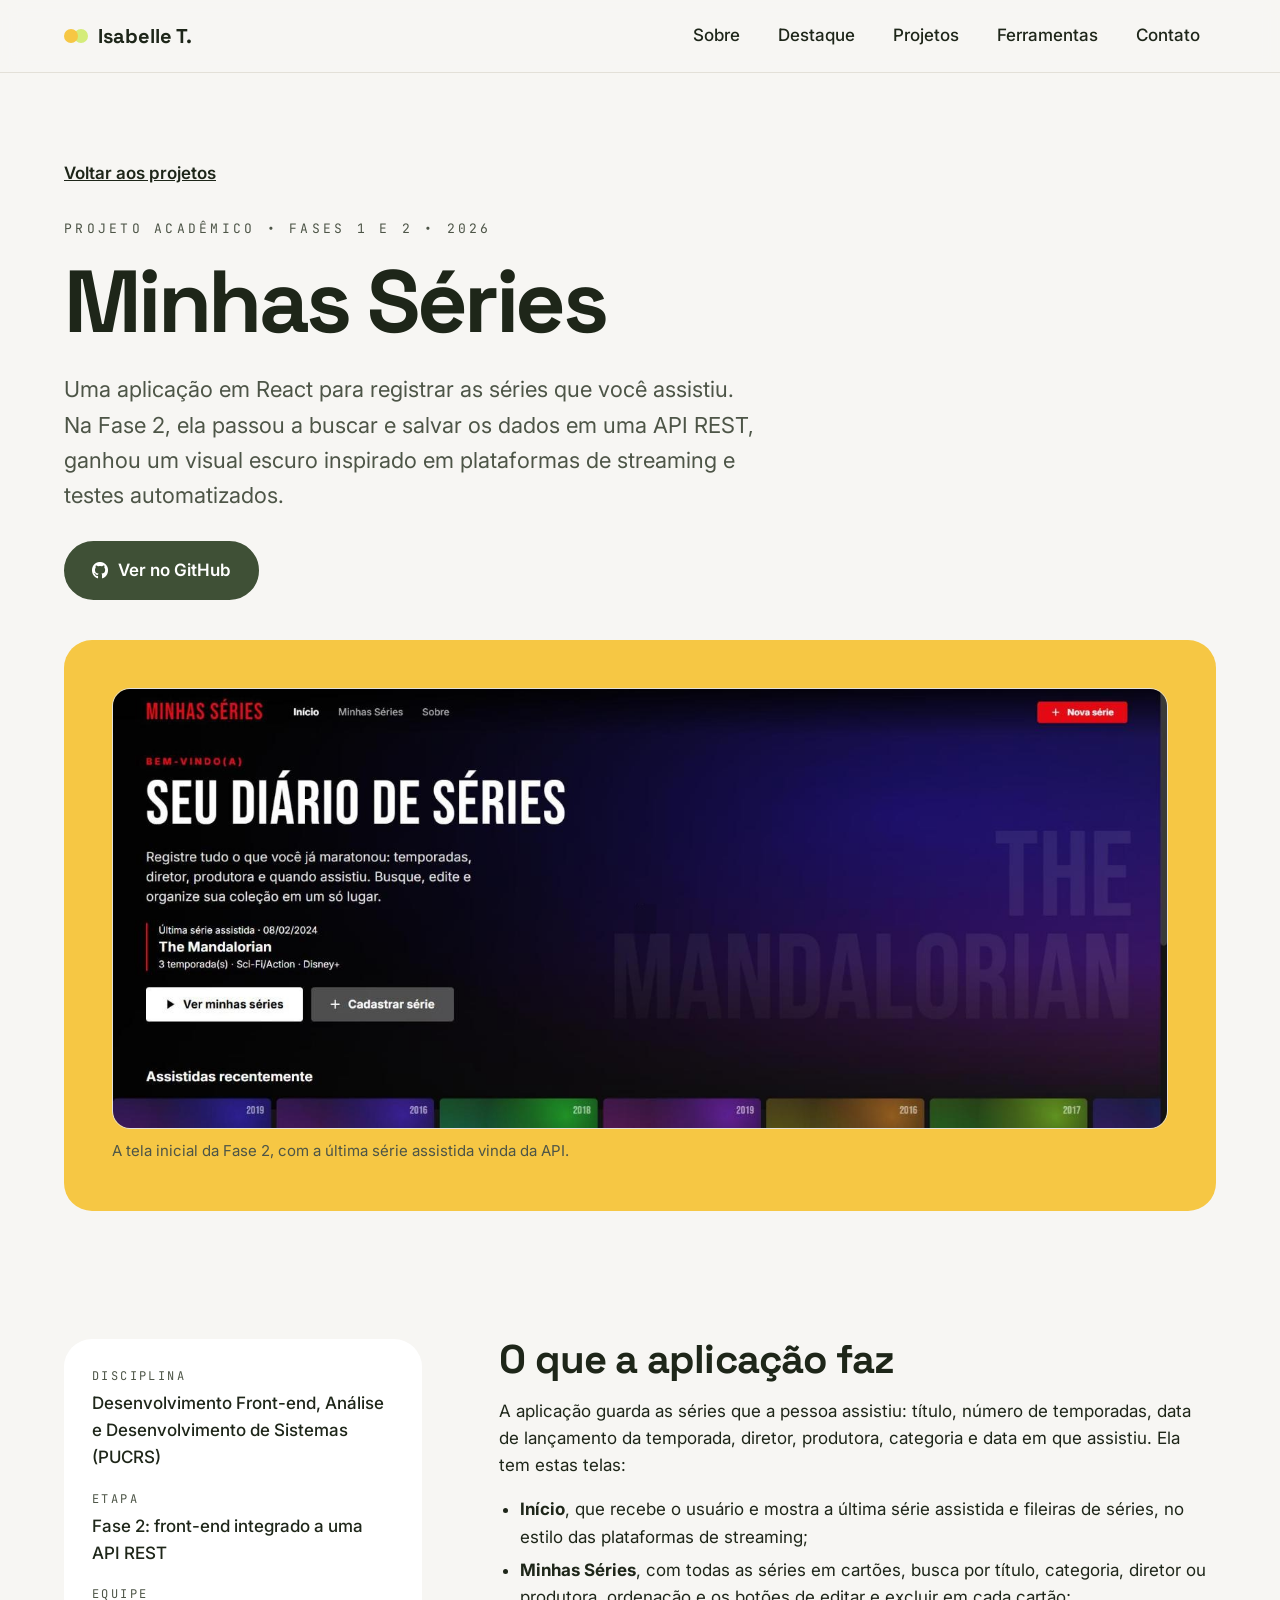
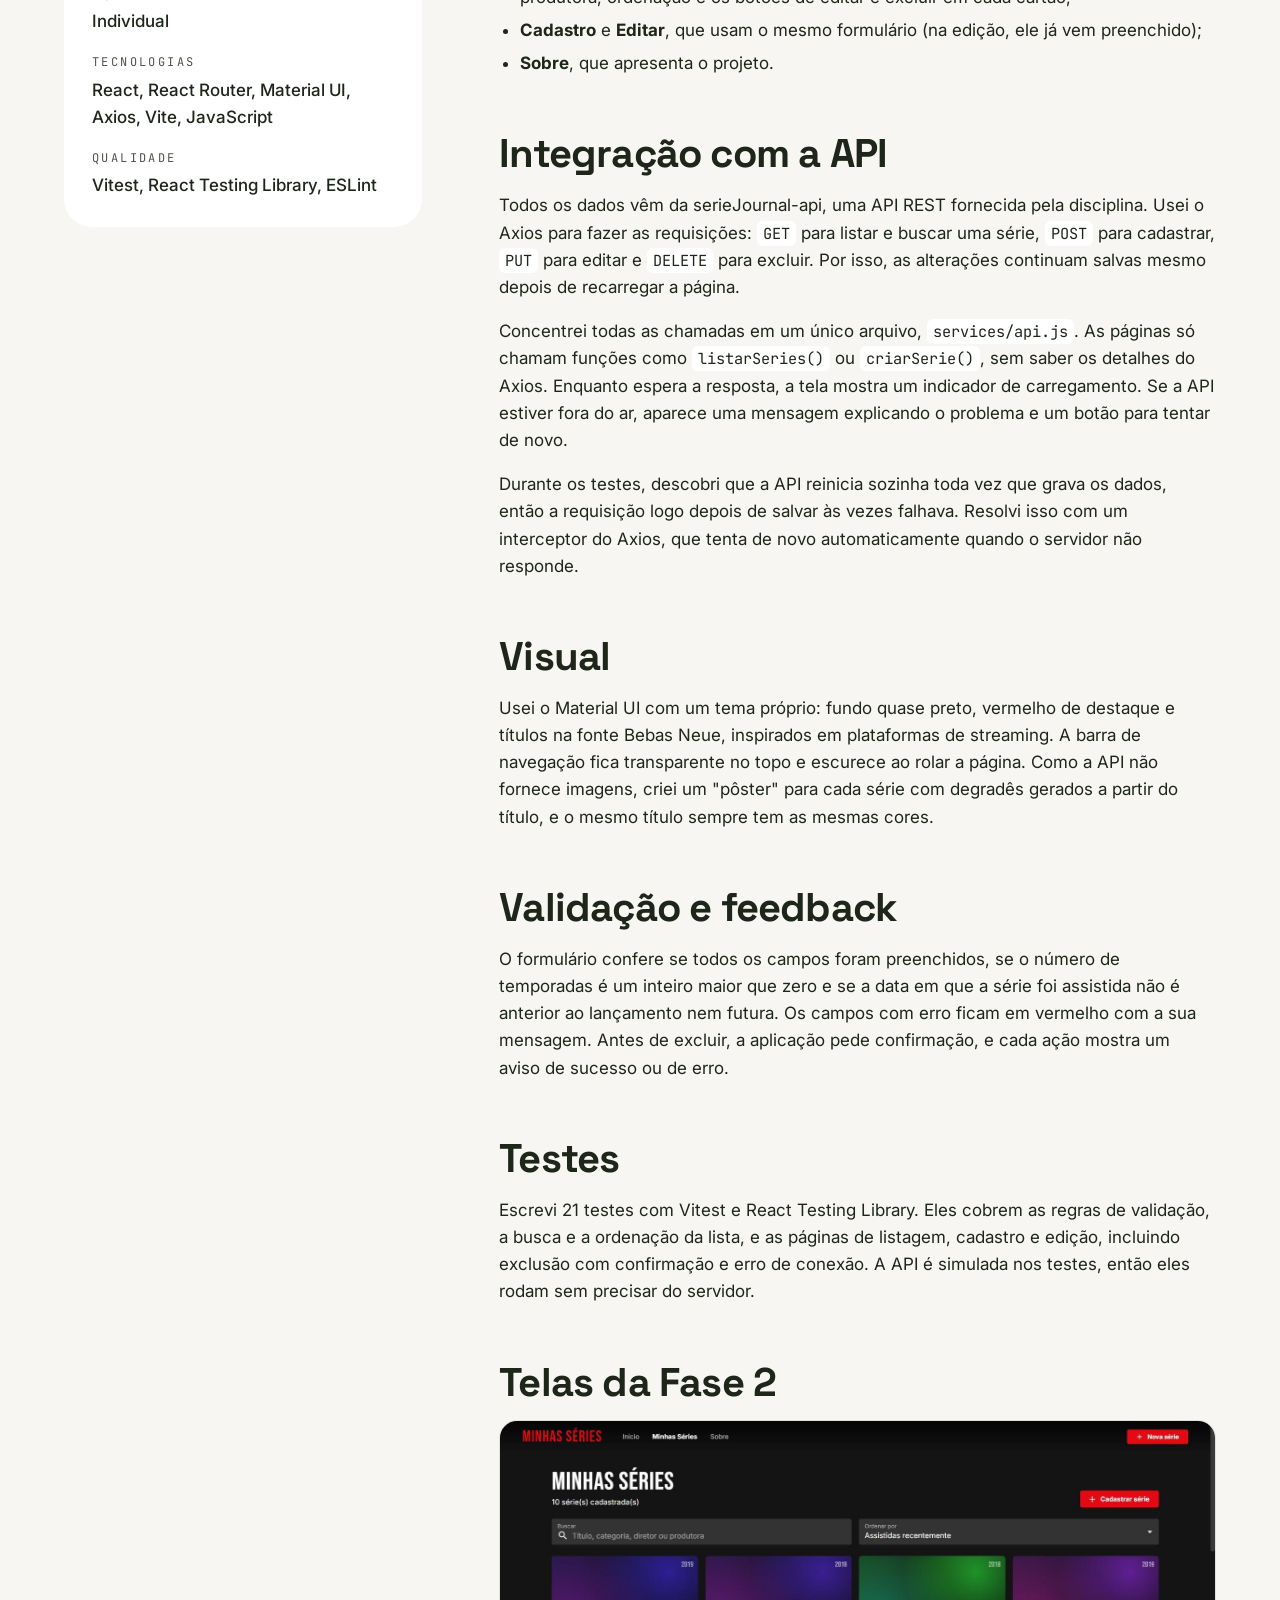
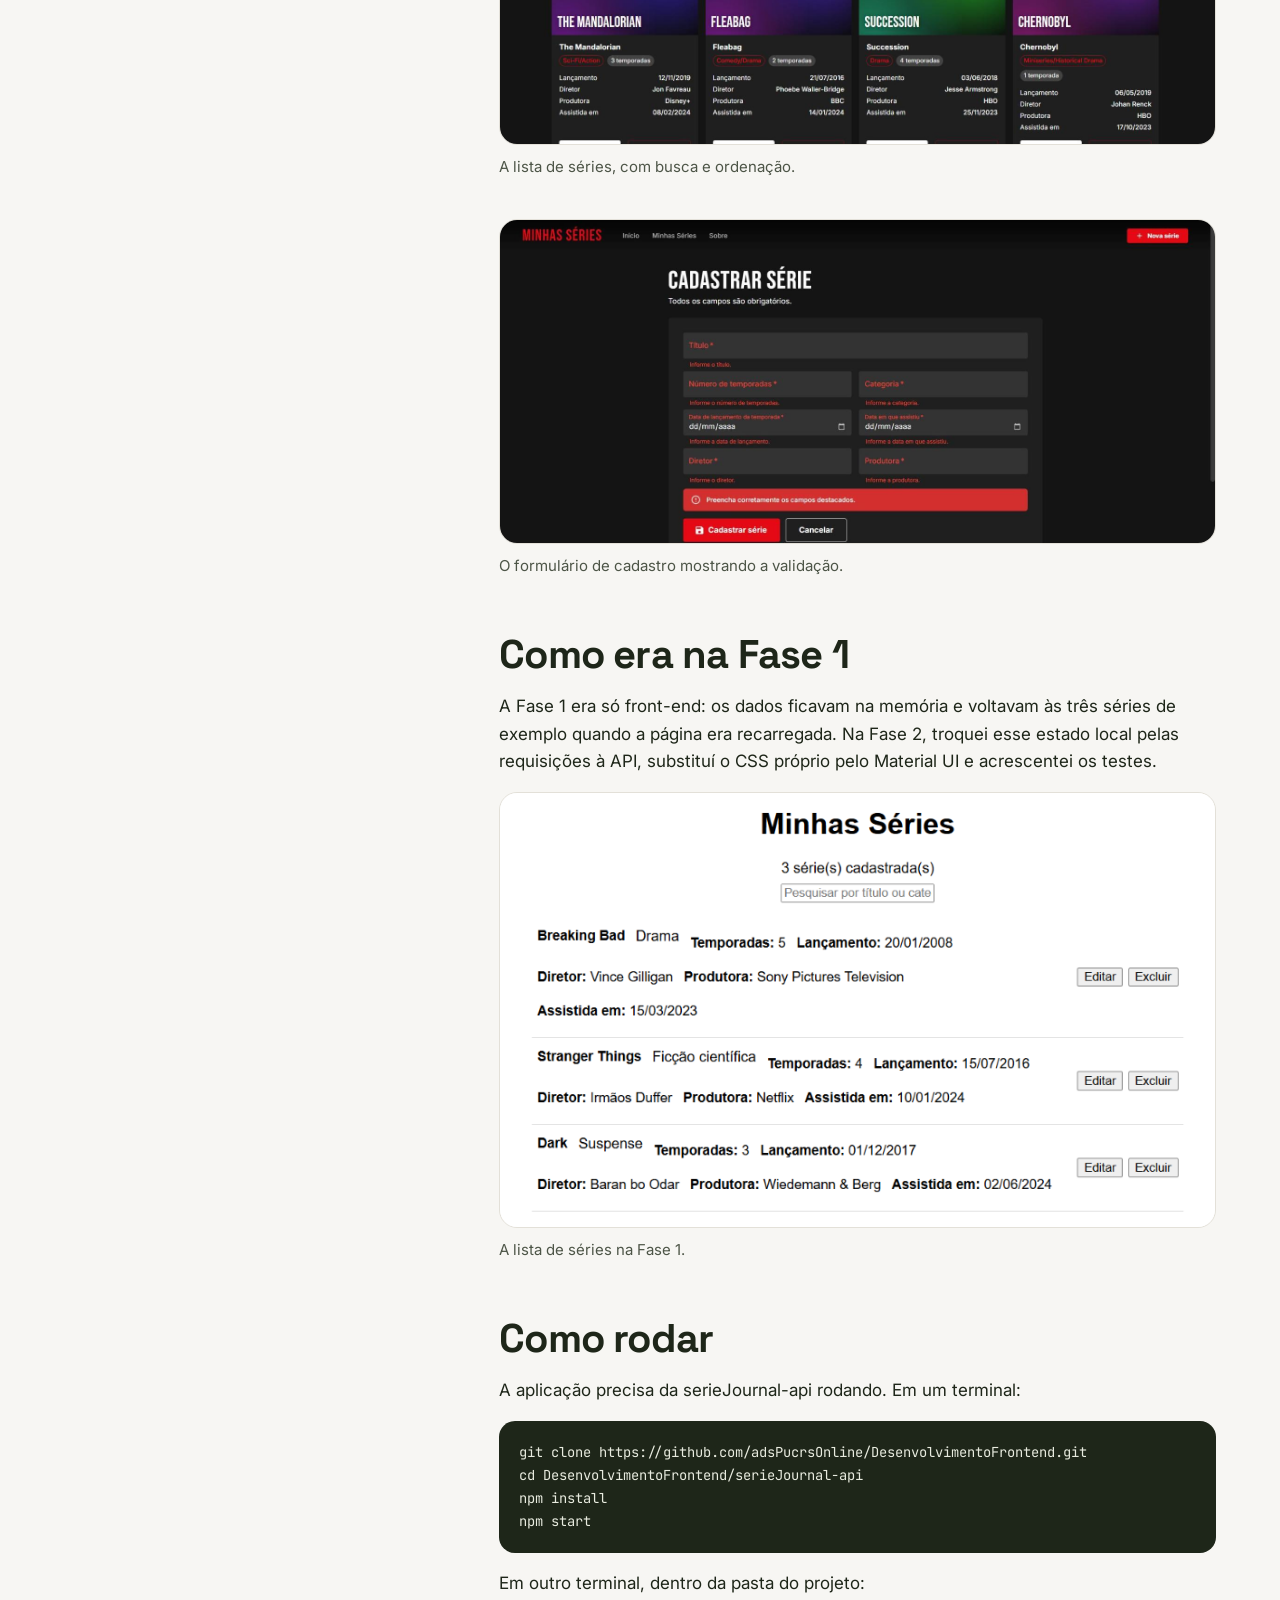
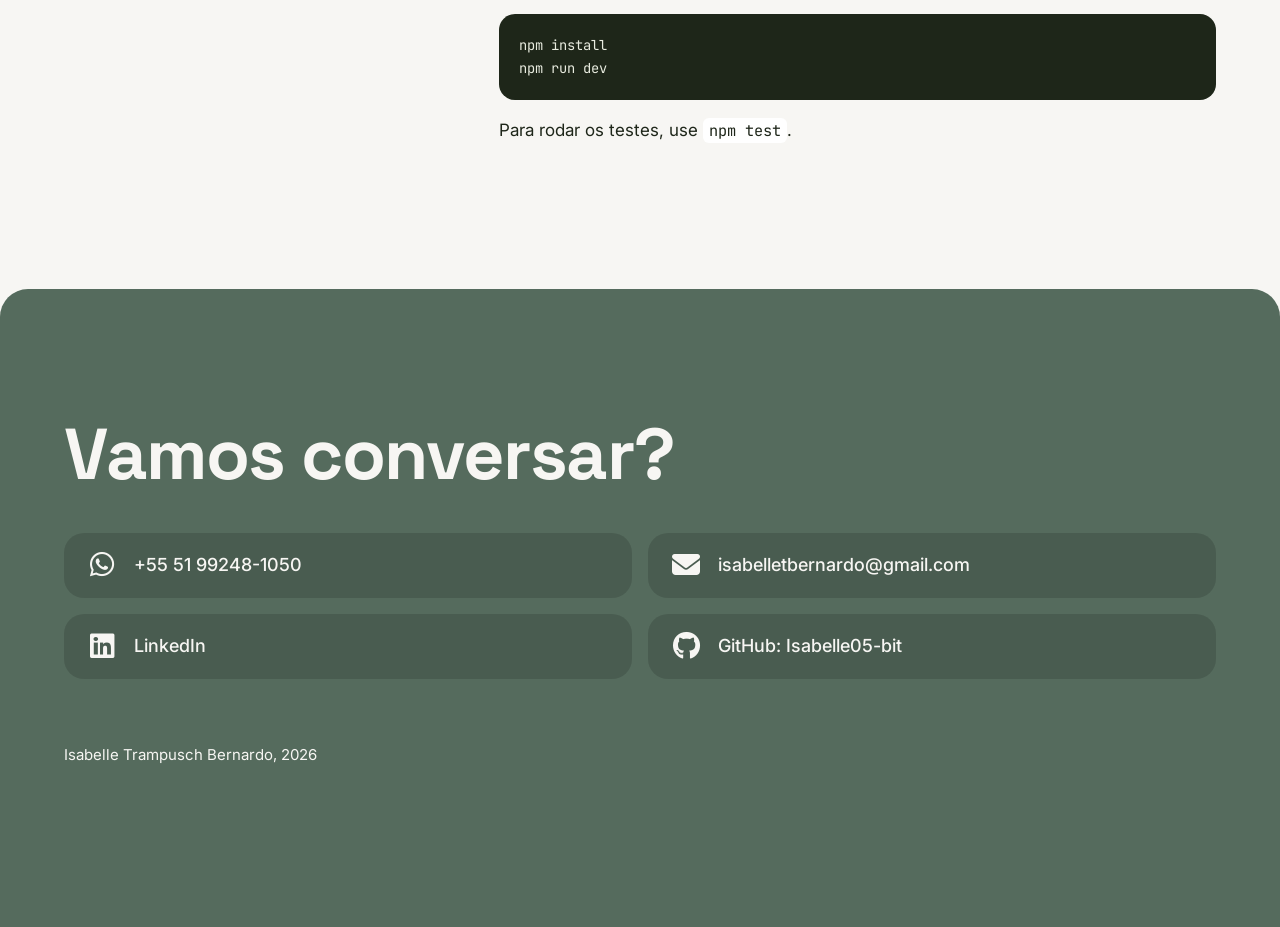
<file: html/projeto-minhas-series.html>
<!DOCTYPE html>
<html lang="pt-BR">
<head>
  <meta charset="UTF-8">
  <meta name="viewport" content="width=device-width, initial-scale=1.0">
  <title>Minhas Séries | Isabelle Trampusch</title>
  <meta name="description" content="Aplicação em React para cadastrar, pesquisar, editar e excluir as séries que você assistiu, consumindo uma API REST com Axios, com Material UI e testes automatizados.">
  <!-- Prévia ao compartilhar o link (LinkedIn, WhatsApp etc.) -->
  <meta property="og:type" content="website">
  <meta property="og:url" content="https://portfolio-isabelle-trampusch.netlify.app/projeto-minhas-series">
  <meta property="og:title" content="Minhas Séries | Isabelle Trampusch">
  <meta property="og:description" content="Aplicação em React para cadastrar, pesquisar, editar e excluir as séries que você assistiu, consumindo uma API REST com Axios, com Material UI e testes automatizados.">
  <meta property="og:image" content="https://portfolio-isabelle-trampusch.netlify.app/assets/imagens/compartilhar/series.jpg">
  <meta property="og:image:width" content="1200">
  <meta property="og:image:height" content="627">
  <meta name="twitter:card" content="summary_large_image">

  <script>document.documentElement.classList.add("js");</script>
  <link rel="preconnect" href="https://fonts.googleapis.com">
  <link rel="preconnect" href="https://fonts.gstatic.com" crossorigin>
  <link href="https://fonts.googleapis.com/css2?family=Inter:wght@400;500;600&family=JetBrains+Mono:wght@400;500&family=Space+Grotesk:wght@500;700&display=swap" rel="stylesheet">
  <!-- Ícones: carregam sem travar a página (media="print" troca para "all" ao terminar) -->
  <link rel="stylesheet" href="https://cdnjs.cloudflare.com/ajax/libs/font-awesome/6.7.2/css/all.min.css" media="print" onload="this.media='all'">
  <link rel="icon" href="assets/imagens/favicon.svg" type="image/svg+xml">
  <link rel="stylesheet" href="assets/css/style.css">
</head>

<body>
  <a class="pular" href="#conteudo">Pular para o conteúdo</a>

  <header class="menu">
    <nav class="container" aria-label="Principal">
      <a class="menu-marca" href="index.html">Isabelle T.</a>
      <button class="menu-botao" type="button" aria-expanded="false" aria-controls="menu-links">Menu</button>
      <ul class="menu-links" id="menu-links">
        <li><a href="index.html#sobre">Sobre</a></li>
        <li><a href="index.html#destaque">Destaque</a></li>
        <li><a href="index.html#projetos">Projetos</a></li>
        <li><a href="index.html#ferramentas">Ferramentas</a></li>
        <li><a href="#contato">Contato</a></li>
      </ul>
    </nav>
  </header>

  <main id="conteudo">

    <section class="projeto-topo container">
      <a class="voltar" href="index.html#destaque">Voltar aos projetos</a>
      <p class="rotulo">Projeto acadêmico • Fases 1 e 2 • 2026</p>
      <h1>Minhas Séries</h1>
      <p class="projeto-resumo">Uma aplicação em React para registrar as séries que você assistiu. Na Fase 2, ela passou a buscar e salvar os dados em uma API REST, ganhou um visual escuro inspirado em plataformas de streaming e testes automatizados.</p>
      <div class="acoes">
        <a class="botao botao-principal" href="https://github.com/Isabelle05-bit/projeto-series" target="_blank" rel="noopener"><i class="fa-brands fa-github" aria-hidden="true"></i>Ver no GitHub</a>
      </div>
    </section>

    <div class="container">
      <figure class="projeto-capa cor-sol">
        <img src="assets/imagens/series-fase2-home.jpg" alt="Tela inicial em tema escuro com o título Seu diário de séries, a última série assistida em destaque, os botões Ver minhas séries e Cadastrar série e uma fileira de pôsteres coloridos" width="1536" height="639">
        <figcaption>A tela inicial da Fase 2, com a última série assistida vinda da API.</figcaption>
      </figure>
    </div>

    <section class="secao container projeto-corpo">
      <aside class="ficha" aria-label="Ficha do projeto">
        <dl>
          <div><dt>Disciplina</dt><dd>Desenvolvimento Front-end, Análise e Desenvolvimento de Sistemas (PUCRS)</dd></div>
          <div><dt>Etapa</dt><dd>Fase 2: front-end integrado a uma API REST</dd></div>
          <div><dt>Equipe</dt><dd>Individual</dd></div>
          <div><dt>Tecnologias</dt><dd>React, React Router, Material UI, Axios, Vite, JavaScript</dd></div>
          <div><dt>Qualidade</dt><dd>Vitest, React Testing Library, ESLint</dd></div>
        </dl>
      </aside>

      <div class="texto">
        <h2>O que a aplicação faz</h2>
        <p>A aplicação guarda as séries que a pessoa assistiu: título, número de temporadas, data de lançamento da temporada, diretor, produtora, categoria e data em que assistiu. Ela tem estas telas:</p>
        <ul>
          <li><strong>Início</strong>, que recebe o usuário e mostra a última série assistida e fileiras de séries, no estilo das plataformas de streaming;</li>
          <li><strong>Minhas Séries</strong>, com todas as séries em cartões, busca por título, categoria, diretor ou produtora, ordenação e os botões de editar e excluir em cada cartão;</li>
          <li><strong>Cadastro</strong> e <strong>Editar</strong>, que usam o mesmo formulário (na edição, ele já vem preenchido);</li>
          <li><strong>Sobre</strong>, que apresenta o projeto.</li>
        </ul>

        <h2>Integração com a API</h2>
        <p>Todos os dados vêm da serieJournal-api, uma API REST fornecida pela disciplina. Usei o Axios para fazer as requisições: <code>GET</code> para listar e buscar uma série, <code>POST</code> para cadastrar, <code>PUT</code> para editar e <code>DELETE</code> para excluir. Por isso, as alterações continuam salvas mesmo depois de recarregar a página.</p>
        <p>Concentrei todas as chamadas em um único arquivo, <code>services/api.js</code>. As páginas só chamam funções como <code>listarSeries()</code> ou <code>criarSerie()</code>, sem saber os detalhes do Axios. Enquanto espera a resposta, a tela mostra um indicador de carregamento. Se a API estiver fora do ar, aparece uma mensagem explicando o problema e um botão para tentar de novo.</p>
        <p>Durante os testes, descobri que a API reinicia sozinha toda vez que grava os dados, então a requisição logo depois de salvar às vezes falhava. Resolvi isso com um interceptor do Axios, que tenta de novo automaticamente quando o servidor não responde.</p>

        <h2>Visual</h2>
        <p>Usei o Material UI com um tema próprio: fundo quase preto, vermelho de destaque e títulos na fonte Bebas Neue, inspirados em plataformas de streaming. A barra de navegação fica transparente no topo e escurece ao rolar a página. Como a API não fornece imagens, criei um "pôster" para cada série com degradês gerados a partir do título, e o mesmo título sempre tem as mesmas cores.</p>

        <h2>Validação e feedback</h2>
        <p>O formulário confere se todos os campos foram preenchidos, se o número de temporadas é um inteiro maior que zero e se a data em que a série foi assistida não é anterior ao lançamento nem futura. Os campos com erro ficam em vermelho com a sua mensagem. Antes de excluir, a aplicação pede confirmação, e cada ação mostra um aviso de sucesso ou de erro.</p>

        <h2>Testes</h2>
        <p>Escrevi 21 testes com Vitest e React Testing Library. Eles cobrem as regras de validação, a busca e a ordenação da lista, e as páginas de listagem, cadastro e edição, incluindo exclusão com confirmação e erro de conexão. A API é simulada nos testes, então eles rodam sem precisar do servidor.</p>

        <h2>Telas da Fase 2</h2>
        <div class="galeria">
          <figure>
            <img src="assets/imagens/series-fase2-lista.jpg" alt="Tela Minhas Séries em tema escuro com campo de busca, seletor de ordenação e cartões de séries, cada um com pôster colorido, categoria, temporadas, lançamento, diretor, produtora e data em que foi assistida" width="1536" height="695" loading="lazy">
            <figcaption>A lista de séries, com busca e ordenação.</figcaption>
          </figure>
          <figure>
            <img src="assets/imagens/series-fase2-cadastro.jpg" alt="Formulário de cadastro em tema escuro com todos os campos destacados em vermelho e a mensagem Preencha corretamente os campos destacados" width="1536" height="695" loading="lazy">
            <figcaption>O formulário de cadastro mostrando a validação.</figcaption>
          </figure>
        </div>

        <h2>Como era na Fase 1</h2>
        <p>A Fase 1 era só front-end: os dados ficavam na memória e voltavam às três séries de exemplo quando a página era recarregada. Na Fase 2, troquei esse estado local pelas requisições à API, substituí o CSS próprio pelo Material UI e acrescentei os testes.</p>
        <div class="galeria">
          <figure>
            <img src="assets/imagens/series-lista.png" alt="Versão da Fase 1: tela clara com a lista de três séries de exemplo, campo de busca e botões Editar e Excluir" width="790" height="480" loading="lazy">
            <figcaption>A lista de séries na Fase 1.</figcaption>
          </figure>
        </div>

        <h2>Como rodar</h2>
        <p>A aplicação precisa da serieJournal-api rodando. Em um terminal:</p>
<pre><code>git clone https://github.com/adsPucrsOnline/DesenvolvimentoFrontend.git
cd DesenvolvimentoFrontend/serieJournal-api
npm install
npm start</code></pre>
        <p>Em outro terminal, dentro da pasta do projeto:</p>
<pre><code>npm install
npm run dev</code></pre>
        <p>Para rodar os testes, use <code>npm test</code>.</p>
      </div>
    </section>

  </main>

  <footer class="contato secao" id="contato">
    <div class="container">
      <h2>Vamos conversar?</h2>
      <ul class="contato-lista">
        <li><a href="https://wa.me/5551992481050" target="_blank" rel="noopener"><i class="fa-brands fa-whatsapp" aria-hidden="true"></i>+55 51 99248-1050</a></li>
        <li><a href="mailto:isabelletbernardo@gmail.com?subject=Contato%20pelo%20portf%C3%B3lio"><i class="fa-solid fa-envelope" aria-hidden="true"></i>isabelletbernardo@gmail.com</a></li>
        <li><a href="https://www.linkedin.com/in/isabelle-trampusch-bernardo/" target="_blank" rel="noopener"><i class="fa-brands fa-linkedin" aria-hidden="true"></i>LinkedIn</a></li>
        <li><a href="https://github.com/Isabelle05-bit" target="_blank" rel="noopener"><i class="fa-brands fa-github" aria-hidden="true"></i>GitHub: Isabelle05-bit</a></li>
      </ul>
      <p class="rodape-final">Isabelle Trampusch Bernardo, 2026</p>
    </div>
  </footer>

  <script src="assets/js/main.js"></script>
</body>
</html>
</file>
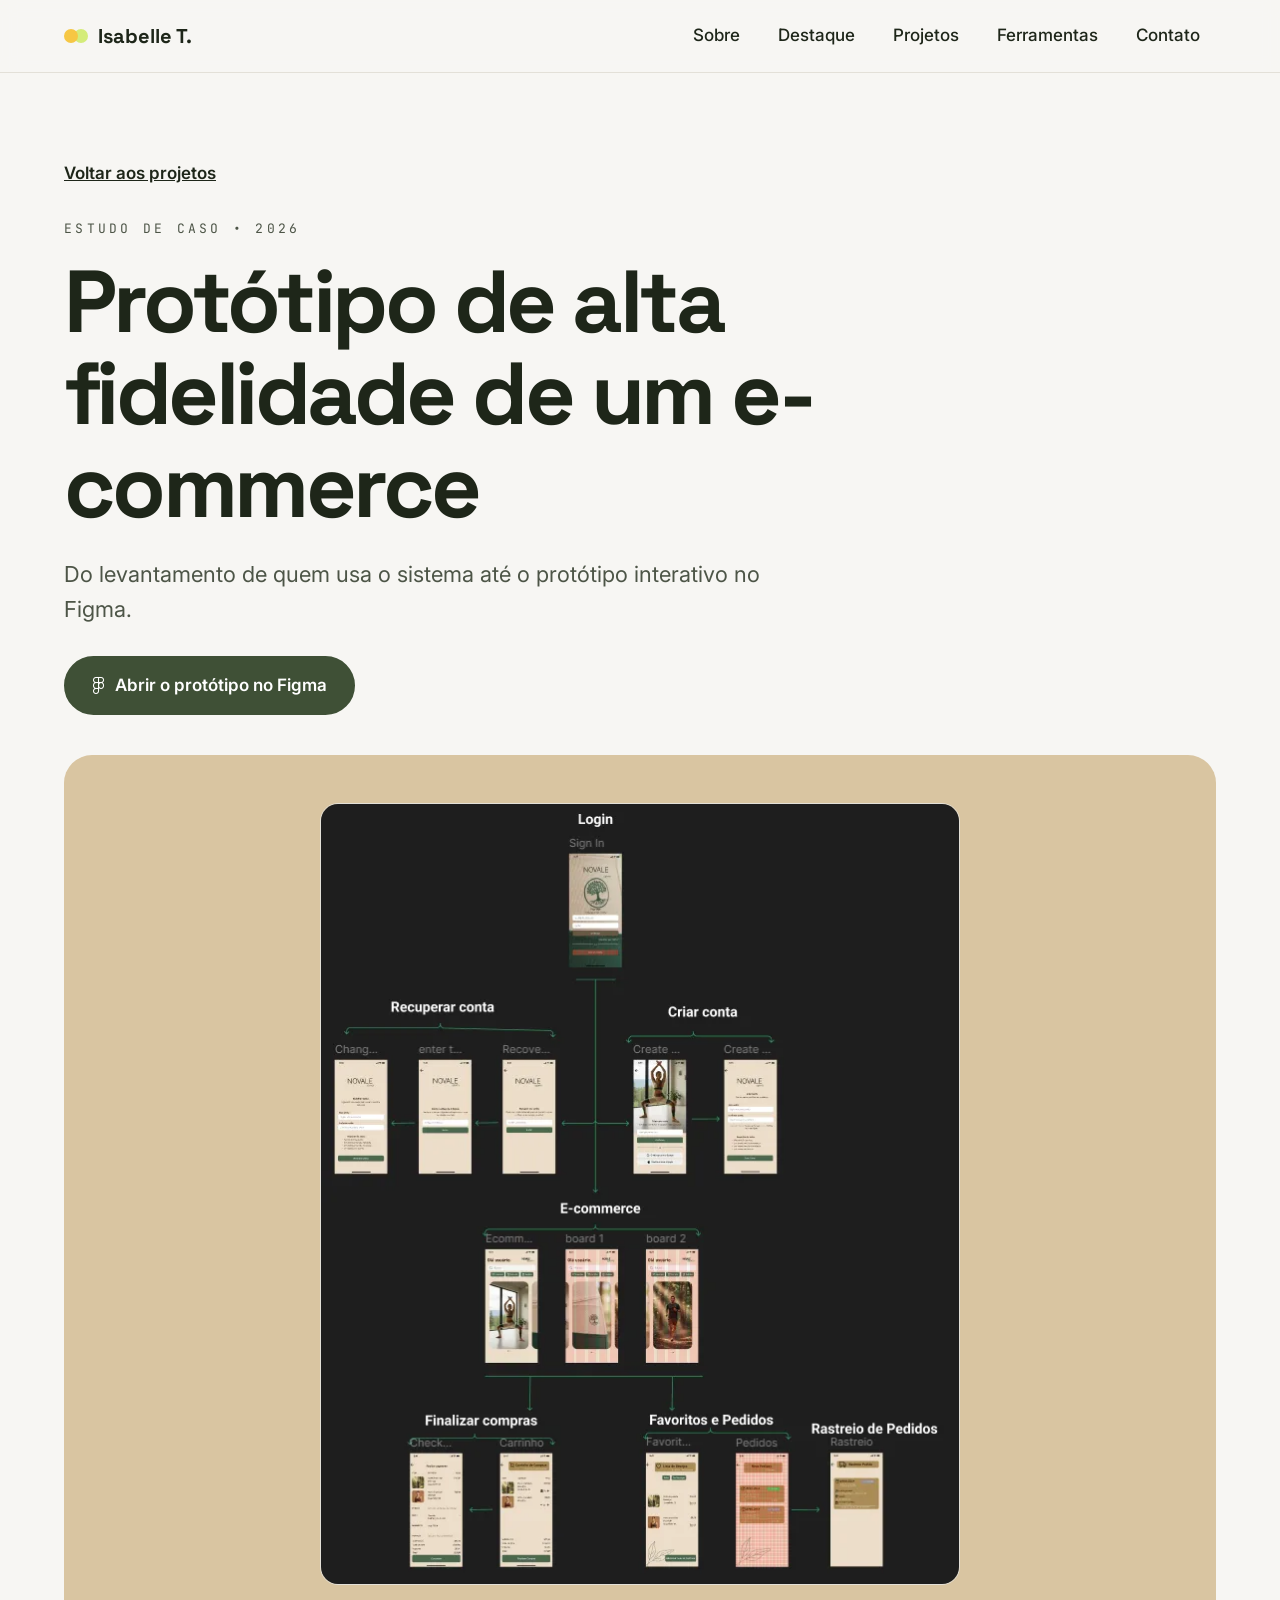
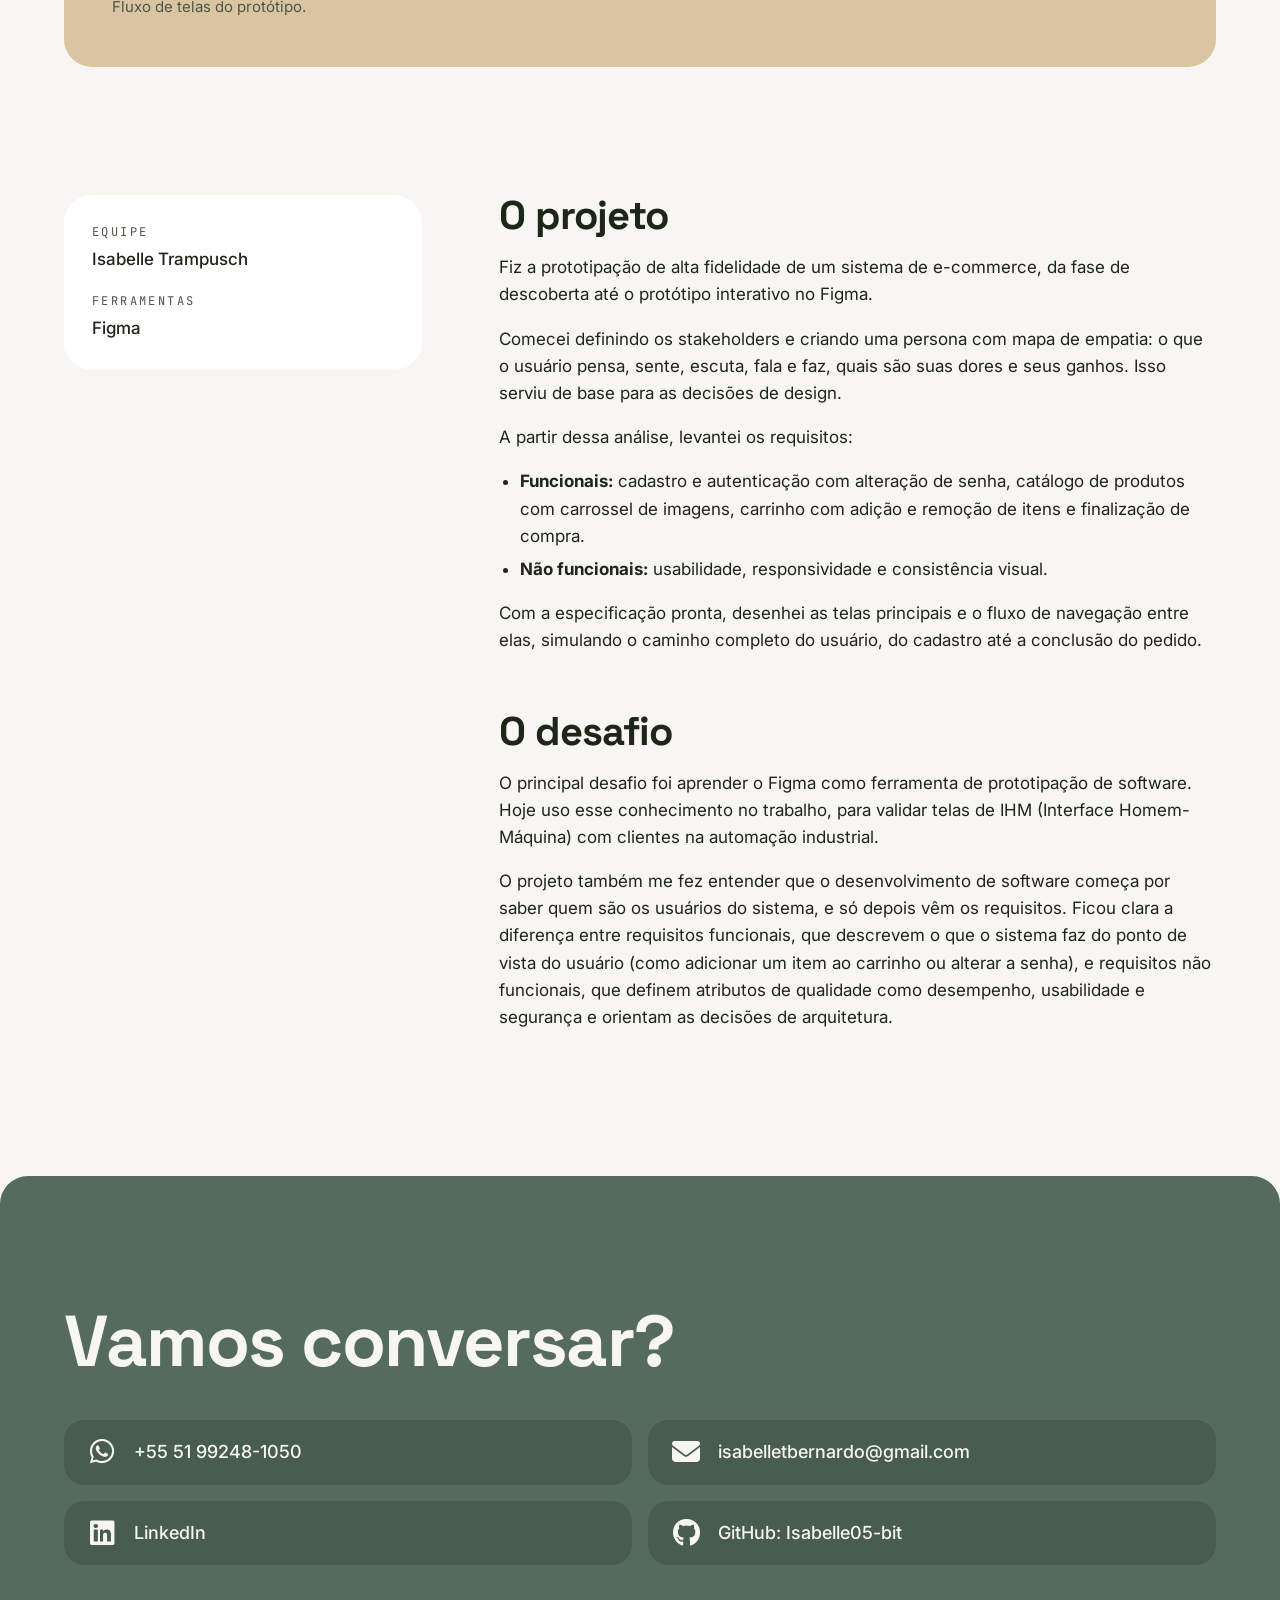
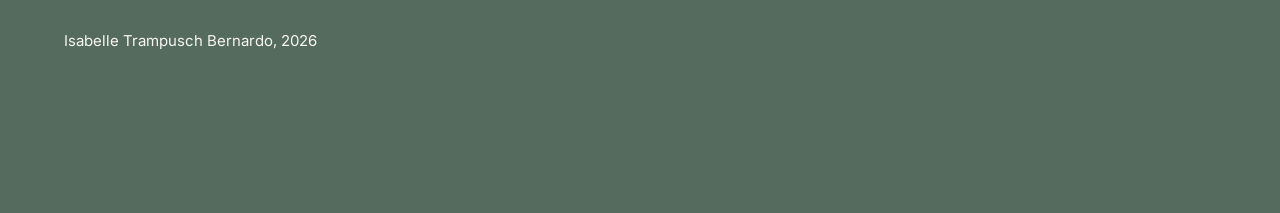
<file: html/projeto-prototipo-figma.html>
<!DOCTYPE html>
<html lang="pt-BR">
<head>
  <meta charset="UTF-8">
  <meta name="viewport" content="width=device-width, initial-scale=1.0">
  <title>Protótipo de e-commerce no Figma | Isabelle Trampusch</title>
  <meta name="description" content="Prototipação de alta fidelidade de um e-commerce no Figma, da definição de persona e requisitos até o protótipo interativo.">
  <!-- Prévia ao compartilhar o link (LinkedIn, WhatsApp etc.) -->
  <meta property="og:type" content="website">
  <meta property="og:url" content="https://portfolio-isabelle-trampusch.netlify.app/projeto-prototipo-figma">
  <meta property="og:title" content="Protótipo de e-commerce no Figma | Isabelle Trampusch">
  <meta property="og:description" content="Prototipação de alta fidelidade de um e-commerce no Figma, da definição de persona e requisitos até o protótipo interativo.">
  <meta property="og:image" content="https://portfolio-isabelle-trampusch.netlify.app/assets/imagens/compartilhar/prototipo-figma.jpg">
  <meta property="og:image:width" content="1200">
  <meta property="og:image:height" content="627">
  <meta name="twitter:card" content="summary_large_image">

  <script>document.documentElement.classList.add("js");</script>
  <link rel="preconnect" href="https://fonts.googleapis.com">
  <link rel="preconnect" href="https://fonts.gstatic.com" crossorigin>
  <link href="https://fonts.googleapis.com/css2?family=Inter:wght@400;500;600&family=JetBrains+Mono:wght@400;500&family=Space+Grotesk:wght@500;700&display=swap" rel="stylesheet">
  <!-- Ícones: carregam sem travar a página (media="print" troca para "all" ao terminar) -->
  <link rel="stylesheet" href="https://cdnjs.cloudflare.com/ajax/libs/font-awesome/6.7.2/css/all.min.css" media="print" onload="this.media='all'">
  <link rel="icon" href="assets/imagens/favicon.svg" type="image/svg+xml">
  <link rel="stylesheet" href="assets/css/style.css">
</head>

<body>
  <a class="pular" href="#conteudo">Pular para o conteúdo</a>

  <header class="menu">
    <nav class="container" aria-label="Principal">
      <a class="menu-marca" href="index.html">Isabelle T.</a>
      <button class="menu-botao" type="button" aria-expanded="false" aria-controls="menu-links">Menu</button>
      <ul class="menu-links" id="menu-links">
        <li><a href="index.html#sobre">Sobre</a></li>
        <li><a href="index.html#destaque">Destaque</a></li>
        <li><a href="index.html#projetos">Projetos</a></li>
        <li><a href="index.html#ferramentas">Ferramentas</a></li>
        <li><a href="#contato">Contato</a></li>
      </ul>
    </nav>
  </header>

  <main id="conteudo">

    <section class="projeto-topo container">
      <a class="voltar" href="index.html#projetos">Voltar aos projetos</a>
      <p class="rotulo">Estudo de caso • 2026</p>
      <h1>Protótipo de alta fidelidade de um e-commerce</h1>
      <p class="projeto-resumo">Do levantamento de quem usa o sistema até o protótipo interativo no Figma.</p>
      <div class="acoes">
        <a class="botao botao-principal" href="https://www.figma.com/proto/HA1YNv4rccMxS3ZGPYOwan/E-commerce---NOVALE?node-id=4-9377&amp;starting-point-node-id=4%3A9377" target="_blank" rel="noopener"><i class="fa-brands fa-figma" aria-hidden="true"></i>Abrir o protótipo no Figma</a>
      </div>
    </section>

    <div class="container">
      <figure class="projeto-capa cor-bege">
        <img src="assets/imagens/fluxoDeTelas.webp" alt="Fluxo de navegação entre as telas do e-commerce, do cadastro até a finalização da compra" width="640" height="783" style="max-width: 640px; margin-inline: auto;">
        <figcaption>Fluxo de telas do protótipo.</figcaption>
      </figure>
    </div>

    <section class="secao container projeto-corpo">
      <aside class="ficha" aria-label="Ficha do projeto">
        <dl>
          <div><dt>Equipe</dt><dd>Isabelle Trampusch</dd></div>
          <div><dt>Ferramentas</dt><dd>Figma</dd></div>
        </dl>
      </aside>

      <div class="texto">
        <h2>O projeto</h2>
        <p>Fiz a prototipação de alta fidelidade de um sistema de e-commerce, da fase de descoberta até o protótipo interativo no Figma.</p>
        <p>Comecei definindo os stakeholders e criando uma persona com mapa de empatia: o que o usuário pensa, sente, escuta, fala e faz, quais são suas dores e seus ganhos. Isso serviu de base para as decisões de design.</p>
        <p>A partir dessa análise, levantei os requisitos:</p>
        <ul>
          <li><strong>Funcionais:</strong> cadastro e autenticação com alteração de senha, catálogo de produtos com carrossel de imagens, carrinho com adição e remoção de itens e finalização de compra.</li>
          <li><strong>Não funcionais:</strong> usabilidade, responsividade e consistência visual.</li>
        </ul>
        <p>Com a especificação pronta, desenhei as telas principais e o fluxo de navegação entre elas, simulando o caminho completo do usuário, do cadastro até a conclusão do pedido.</p>

        <h2>O desafio</h2>
        <p>O principal desafio foi aprender o Figma como ferramenta de prototipação de software. Hoje uso esse conhecimento no trabalho, para validar telas de IHM (Interface Homem-Máquina) com clientes na automação industrial.</p>
        <p>O projeto também me fez entender que o desenvolvimento de software começa por saber quem são os usuários do sistema, e só depois vêm os requisitos. Ficou clara a diferença entre requisitos funcionais, que descrevem o que o sistema faz do ponto de vista do usuário (como adicionar um item ao carrinho ou alterar a senha), e requisitos não funcionais, que definem atributos de qualidade como desempenho, usabilidade e segurança e orientam as decisões de arquitetura.</p>
      </div>
    </section>

  </main>

  <footer class="contato secao" id="contato">
    <div class="container">
      <h2>Vamos conversar?</h2>
      <ul class="contato-lista">
        <li><a href="https://wa.me/5551992481050" target="_blank" rel="noopener"><i class="fa-brands fa-whatsapp" aria-hidden="true"></i>+55 51 99248-1050</a></li>
        <li><a href="mailto:isabelletbernardo@gmail.com?subject=Contato%20pelo%20portf%C3%B3lio"><i class="fa-solid fa-envelope" aria-hidden="true"></i>isabelletbernardo@gmail.com</a></li>
        <li><a href="https://www.linkedin.com/in/isabelle-trampusch-bernardo/" target="_blank" rel="noopener"><i class="fa-brands fa-linkedin" aria-hidden="true"></i>LinkedIn</a></li>
        <li><a href="https://github.com/Isabelle05-bit" target="_blank" rel="noopener"><i class="fa-brands fa-github" aria-hidden="true"></i>GitHub: Isabelle05-bit</a></li>
      </ul>
      <p class="rodape-final">Isabelle Trampusch Bernardo, 2026</p>
    </div>
  </footer>

  <script src="assets/js/main.js"></script>
</body>
</html>
</file>
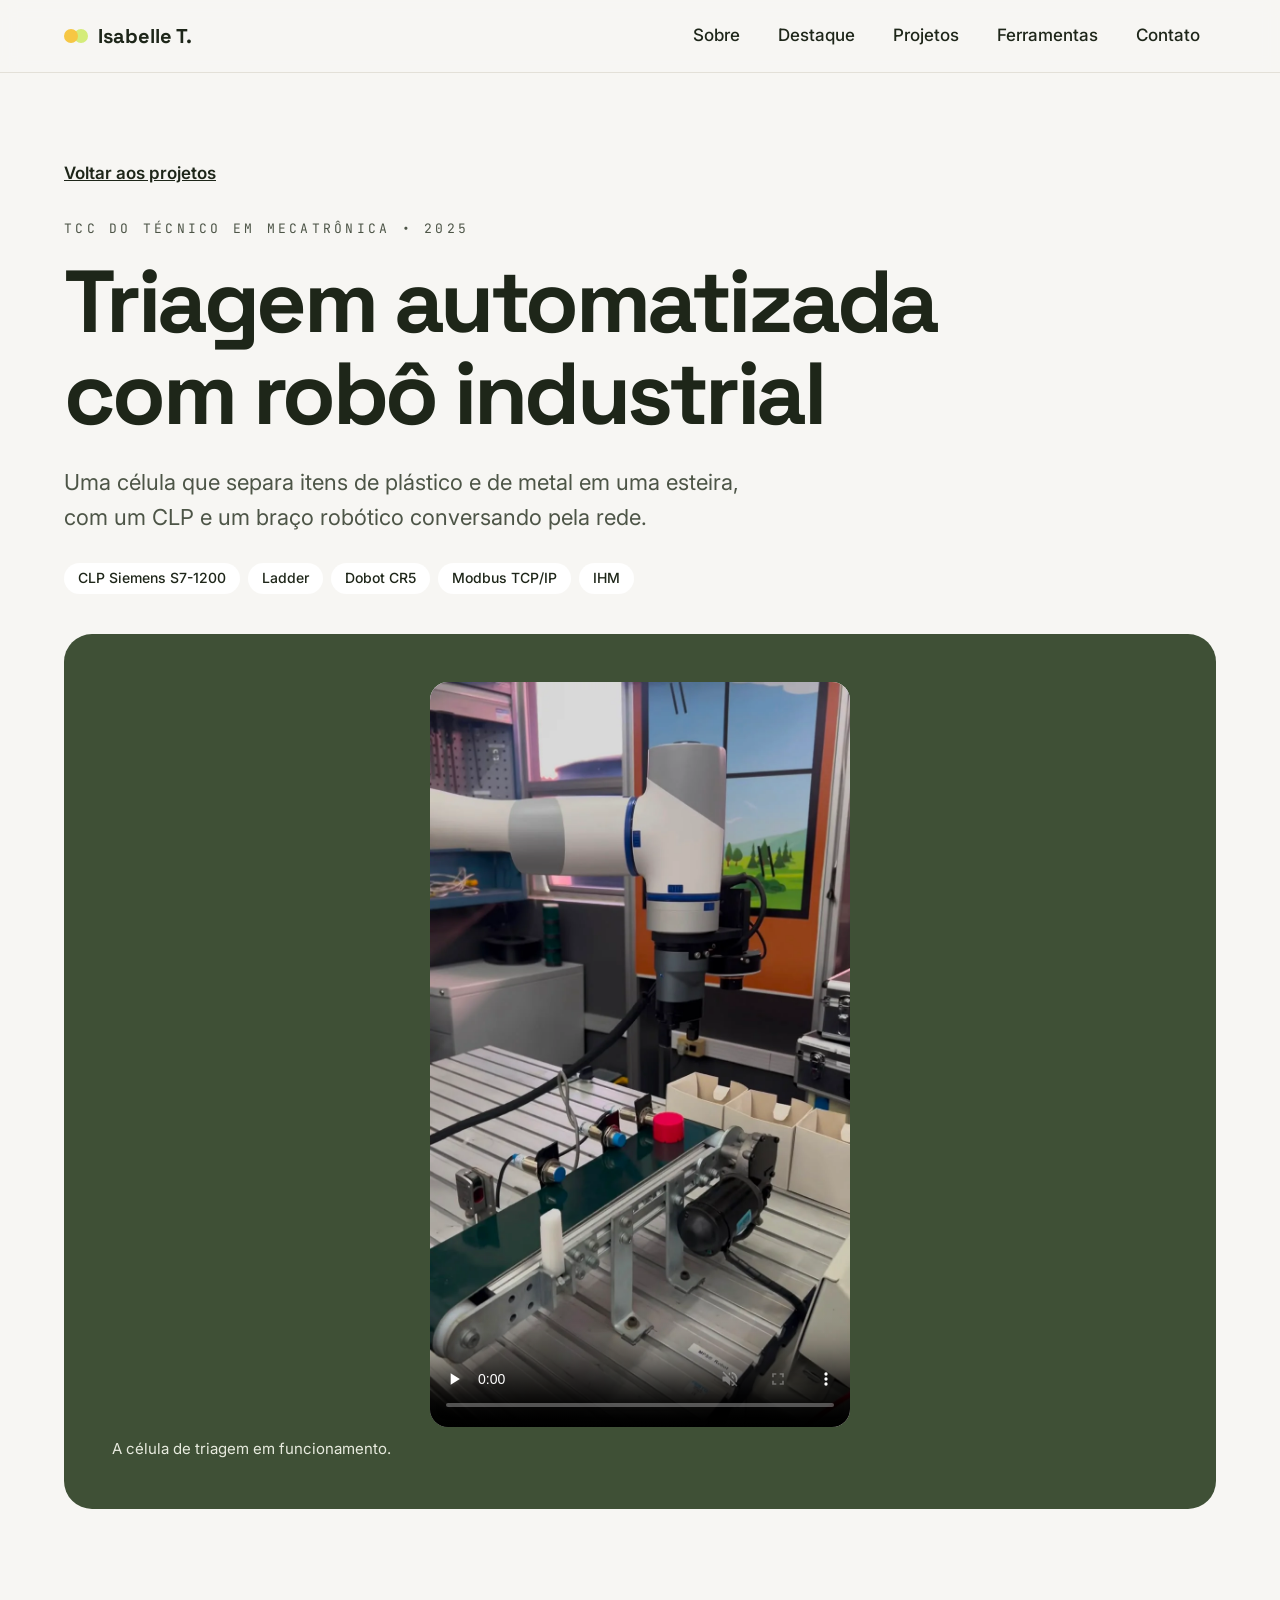
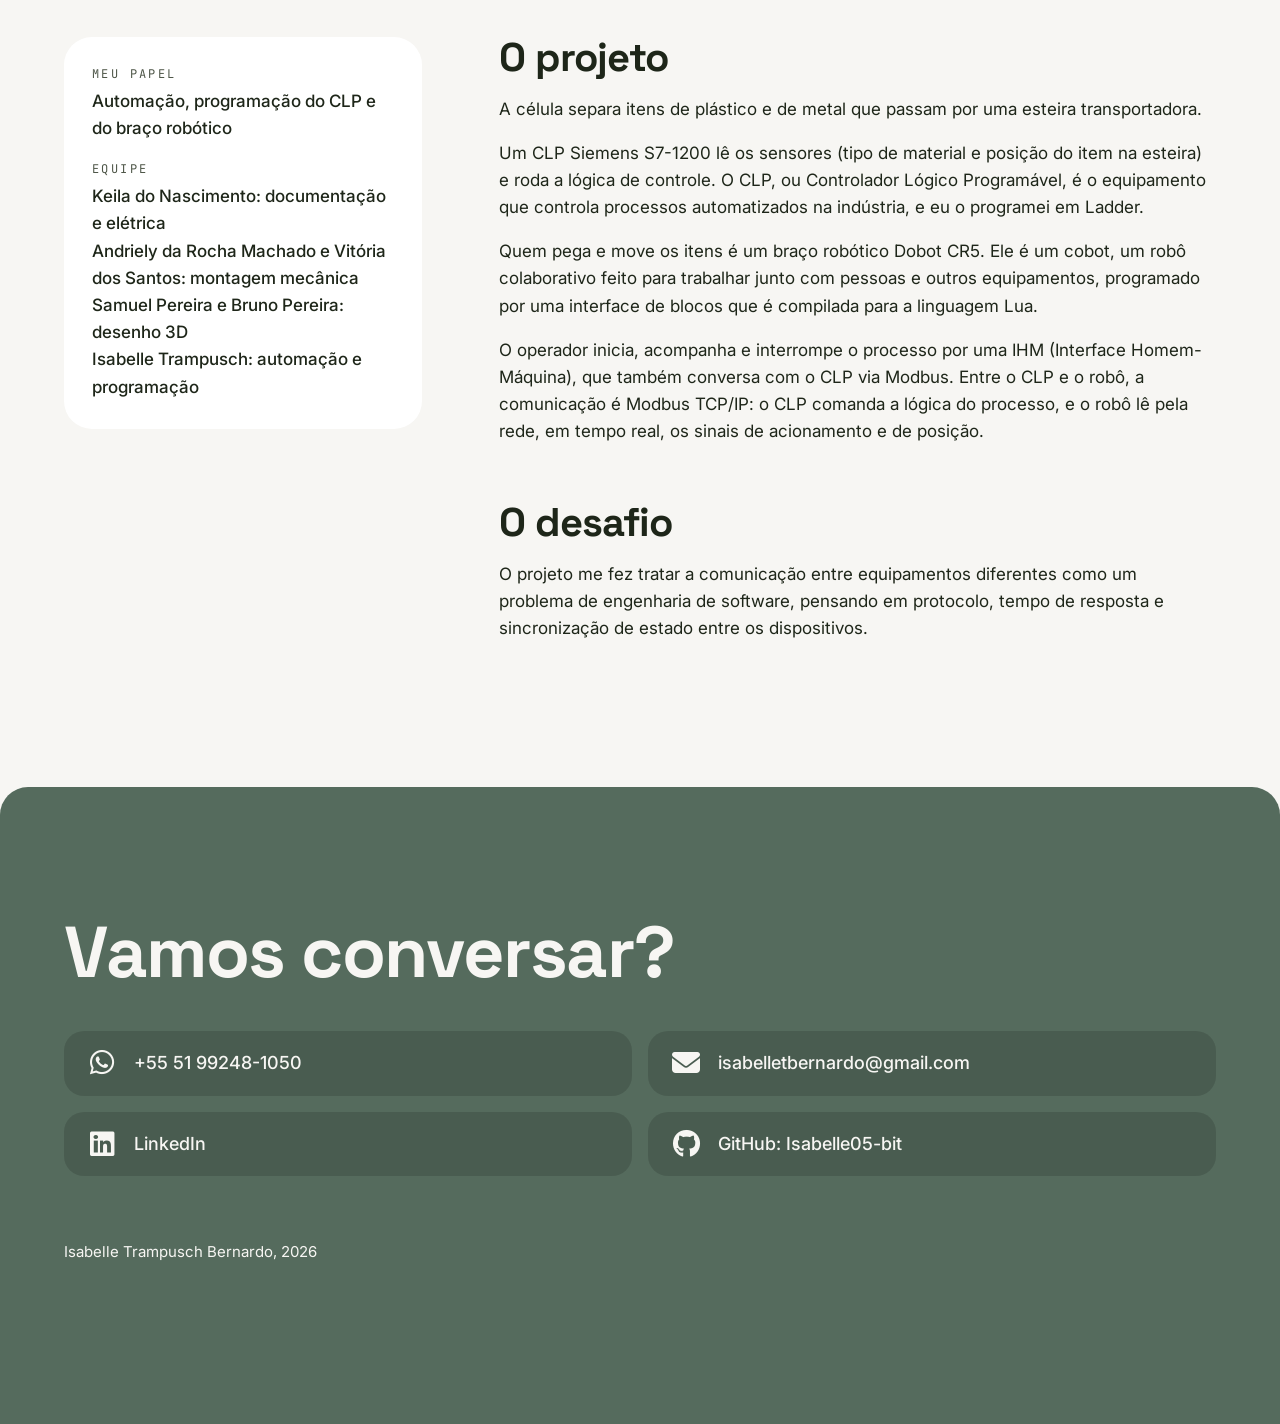
<file: html/projeto-tcc-mecatronica.html>
<!DOCTYPE html>
<html lang="pt-BR">
<head>
  <meta charset="UTF-8">
  <meta name="viewport" content="width=device-width, initial-scale=1.0">
  <title>Triagem automatizada com robô industrial | Isabelle Trampusch</title>
  <meta name="description" content="TCC do Técnico em Mecatrônica: célula de triagem de plástico e metal com CLP Siemens S7-1200, cobot Dobot CR5 e comunicação Modbus TCP/IP.">
  <!-- Prévia ao compartilhar o link (LinkedIn, WhatsApp etc.) -->
  <meta property="og:type" content="website">
  <meta property="og:url" content="https://portfolio-isabelle-trampusch.netlify.app/projeto-tcc-mecatronica">
  <meta property="og:title" content="Triagem automatizada com robô industrial | Isabelle Trampusch">
  <meta property="og:description" content="TCC do Técnico em Mecatrônica: célula de triagem de plástico e metal com CLP Siemens S7-1200, cobot Dobot CR5 e comunicação Modbus TCP/IP.">
  <meta property="og:image" content="https://portfolio-isabelle-trampusch.netlify.app/assets/imagens/compartilhar/tcc-mecatronica.jpg">
  <meta property="og:image:width" content="1200">
  <meta property="og:image:height" content="627">
  <meta name="twitter:card" content="summary_large_image">

  <script>document.documentElement.classList.add("js");</script>
  <link rel="preconnect" href="https://fonts.googleapis.com">
  <link rel="preconnect" href="https://fonts.gstatic.com" crossorigin>
  <link href="https://fonts.googleapis.com/css2?family=Inter:wght@400;500;600&family=JetBrains+Mono:wght@400;500&family=Space+Grotesk:wght@500;700&display=swap" rel="stylesheet">
  <!-- Ícones: carregam sem travar a página (media="print" troca para "all" ao terminar) -->
  <link rel="stylesheet" href="https://cdnjs.cloudflare.com/ajax/libs/font-awesome/6.7.2/css/all.min.css" media="print" onload="this.media='all'">
  <link rel="icon" href="assets/imagens/favicon.svg" type="image/svg+xml">
  <link rel="stylesheet" href="assets/css/style.css">
</head>

<body>
  <a class="pular" href="#conteudo">Pular para o conteúdo</a>

  <header class="menu">
    <nav class="container" aria-label="Principal">
      <a class="menu-marca" href="index.html">Isabelle T.</a>
      <button class="menu-botao" type="button" aria-expanded="false" aria-controls="menu-links">Menu</button>
      <ul class="menu-links" id="menu-links">
        <li><a href="index.html#sobre">Sobre</a></li>
        <li><a href="index.html#destaque">Destaque</a></li>
        <li><a href="index.html#projetos">Projetos</a></li>
        <li><a href="index.html#ferramentas">Ferramentas</a></li>
        <li><a href="#contato">Contato</a></li>
      </ul>
    </nav>
  </header>

  <main id="conteudo">

    <section class="projeto-topo container">
      <a class="voltar" href="index.html#projetos">Voltar aos projetos</a>
      <p class="rotulo">TCC do Técnico em Mecatrônica • 2025</p>
      <h1>Triagem automatizada com robô industrial</h1>
      <p class="projeto-resumo">Uma célula que separa itens de plástico e de metal em uma esteira, com um CLP e um braço robótico conversando pela rede.</p>
      <ul class="tags" aria-label="Tecnologias">
        <li>CLP Siemens S7-1200</li>
        <li>Ladder</li>
        <li>Dobot CR5</li>
        <li>Modbus TCP/IP</li>
        <li>IHM</li>
      </ul>
    </section>

    <div class="container">
      <figure class="projeto-capa cor-musgo">
        <!-- O vídeo só carrega quando a pessoa aperta play (preload="none"),
             o que deixa a página leve. A foto aparece antes como capa. -->
        <video controls muted playsinline preload="none" poster="assets/imagens/TCCmecatronicaI.webp" width="902" height="1600" style="max-width: 420px; margin-inline: auto;">
          <source src="assets/videos/TCCmecatronica.mp4" type="video/mp4">
          Seu navegador não reproduz vídeos. <a href="assets/videos/TCCmecatronica.mp4">Baixe o vídeo</a>.
        </video>
        <figcaption>A célula de triagem em funcionamento.</figcaption>
      </figure>
    </div>

    <section class="secao container projeto-corpo">
      <aside class="ficha" aria-label="Ficha do projeto">
        <dl>
          <div><dt>Meu papel</dt><dd>Automação, programação do CLP e do braço robótico</dd></div>
          <div><dt>Equipe</dt><dd>Keila do Nascimento: documentação e elétrica<br>Andriely da Rocha Machado e Vitória dos Santos: montagem mecânica<br>Samuel Pereira e Bruno Pereira: desenho 3D<br>Isabelle Trampusch: automação e programação</dd></div>
        </dl>
      </aside>

      <div class="texto">
        <h2>O projeto</h2>
        <p>A célula separa itens de plástico e de metal que passam por uma esteira transportadora.</p>
        <p>Um CLP Siemens S7-1200 lê os sensores (tipo de material e posição do item na esteira) e roda a lógica de controle. O CLP, ou Controlador Lógico Programável, é o equipamento que controla processos automatizados na indústria, e eu o programei em Ladder.</p>
        <p>Quem pega e move os itens é um braço robótico Dobot CR5. Ele é um cobot, um robô colaborativo feito para trabalhar junto com pessoas e outros equipamentos, programado por uma interface de blocos que é compilada para a linguagem Lua.</p>
        <p>O operador inicia, acompanha e interrompe o processo por uma IHM (Interface Homem-Máquina), que também conversa com o CLP via Modbus. Entre o CLP e o robô, a comunicação é Modbus TCP/IP: o CLP comanda a lógica do processo, e o robô lê pela rede, em tempo real, os sinais de acionamento e de posição.</p>

        <h2>O desafio</h2>
        <p>O projeto me fez tratar a comunicação entre equipamentos diferentes como um problema de engenharia de software, pensando em protocolo, tempo de resposta e sincronização de estado entre os dispositivos.</p>
      </div>
    </section>

  </main>

  <footer class="contato secao" id="contato">
    <div class="container">
      <h2>Vamos conversar?</h2>
      <ul class="contato-lista">
        <li><a href="https://wa.me/5551992481050" target="_blank" rel="noopener"><i class="fa-brands fa-whatsapp" aria-hidden="true"></i>+55 51 99248-1050</a></li>
        <li><a href="mailto:isabelletbernardo@gmail.com?subject=Contato%20pelo%20portf%C3%B3lio"><i class="fa-solid fa-envelope" aria-hidden="true"></i>isabelletbernardo@gmail.com</a></li>
        <li><a href="https://www.linkedin.com/in/isabelle-trampusch-bernardo/" target="_blank" rel="noopener"><i class="fa-brands fa-linkedin" aria-hidden="true"></i>LinkedIn</a></li>
        <li><a href="https://github.com/Isabelle05-bit" target="_blank" rel="noopener"><i class="fa-brands fa-github" aria-hidden="true"></i>GitHub: Isabelle05-bit</a></li>
      </ul>
      <p class="rodape-final">Isabelle Trampusch Bernardo, 2026</p>
    </div>
  </footer>

  <script src="assets/js/main.js"></script>
</body>
</html>
</file>
<file: html/assets/css/style.css>
/* =========================================================================
   Portfólio Isabelle Trampusch
   Estilo único do site. Organizado de cima para baixo:
   1. Cores e medidas (variáveis)   6. Projetos (cartões)
   2. Base                          7. Ferramentas (stack)
   3. Menu fixo                     8. Contato (rodapé)
   4. Botões e tags                 9. Páginas de projeto
   5. Início e Sobre               10. Animações e celular
   ========================================================================= */

/* 1. Cores e medidas ----------------------------------------------------
   Para mudar uma cor no site inteiro, troque só aqui. */
:root {
  --creme: #F7F6F3;   /* fundo (do site original) */
  --tinta: #1E2619;   /* texto principal, um verde quase preto */
  --musgo: #3F5036;   /* botão principal (do site original) */
  --salvia: #556B5D;  /* rodapé (do site original) */
  --bege: #D9C5A1;    /* detalhe (do site original) */
  --lima: #D4EC7A;    /* cores vibrantes dos blocos */
  --sol: #F6C744;
  --lilas: #CFC0F5;
  --cinza: #4D5547;   /* texto secundário */

  --raio: 28px;       /* cantos arredondados dos blocos grandes */
  --margem: clamp(16px, 5vw, 64px); /* espaço nas laterais */
  --largura: 1200px;  /* largura máxima do conteúdo */
}

/* 2. Base -------------------------------------------------------------- */
*, *::before, *::after { box-sizing: border-box; }

html { scroll-behavior: smooth; scroll-padding-top: 88px; } /* não esconde títulos atrás do menu */

body {
  margin: 0;
  background: var(--creme);
  color: var(--tinta);
  font-family: "Inter", system-ui, sans-serif;
  font-size: 1.0625rem;
  line-height: 1.6;
}

h1, h2, h3 {
  font-family: "Space Grotesk", sans-serif;
  font-weight: 700;
  line-height: 1.05;
  letter-spacing: -0.02em;
  margin: 0;
}

img, video { max-width: 100%; height: auto; display: block; }

a { color: inherit; }

.sem-quebra { white-space: nowrap; } /* impede a quebra de linha no meio da palavra */

code, pre { font-family: "JetBrains Mono", monospace; font-size: 0.9em; }

/* Contorno visível para quem navega com teclado (Tab) */
:focus-visible { outline: 3px solid var(--musgo); outline-offset: 3px; border-radius: 6px; }

/* Link escondido "Pular para o conteúdo": aparece só ao apertar Tab */
.pular {
  position: absolute; left: 16px; top: -60px; z-index: 100;
  background: var(--tinta); color: var(--creme); padding: 10px 16px; border-radius: 10px;
}
.pular:focus { top: 12px; }

/* Caixa que centraliza o conteúdo e dá margem nas laterais */
.container { width: min(100% - 2 * var(--margem), var(--largura)); margin-inline: auto; }

.secao { padding-block: clamp(64px, 10vw, 128px); }

.secao-titulo { font-size: clamp(2.5rem, 7vw, 4.5rem); margin-bottom: 40px; }

/* Rótulo pequeno em fonte mono (marca do site original) */
.rotulo {
  font-family: "JetBrains Mono", monospace;
  font-size: 0.8125rem;
  letter-spacing: 0.25em;
  text-transform: uppercase;
  color: var(--cinza);
  margin: 0 0 16px;
}

/* 3. Menu fixo ----------------------------------------------------------- */
.menu {
  position: fixed; inset: 0 0 auto 0; z-index: 50;
  background: rgb(247 246 243 / 0.92);
  backdrop-filter: blur(8px);
  border-bottom: 1px solid #e3e0d8;
}
.menu .container { display: flex; align-items: center; justify-content: space-between; height: 72px; }

.menu-marca {
  font-family: "Space Grotesk", sans-serif; font-weight: 700; font-size: 1.25rem;
  text-decoration: none; display: flex; align-items: center; gap: 10px;
}
.menu-marca::before { /* bolinha colorida antes do nome */
  content: ""; width: 14px; height: 14px; border-radius: 50%; background: var(--sol);
  box-shadow: 10px 0 0 var(--lima);
  margin-right: 10px;
}

.menu-links { display: flex; gap: 6px; list-style: none; margin: 0; padding: 0; }
.menu-links a {
  display: block; padding: 8px 16px; border-radius: 999px;
  text-decoration: none; font-weight: 500;
  transition: background-color .2s;
}
.menu-links a:hover { background: var(--lima); }

/* Botão "Menu" só aparece no celular (ver seção 10) */
.menu-botao {
  display: none;
  font: inherit; font-weight: 600; color: var(--creme); background: var(--tinta);
  border: 0; border-radius: 999px; padding: 8px 18px; cursor: pointer;
}

/* 4. Botões e tags ------------------------------------------------------- */
.acoes { display: flex; flex-wrap: wrap; gap: 12px; }

.botao {
  display: inline-flex; align-items: center; gap: 10px;
  padding: 14px 26px; border-radius: 999px;
  font-weight: 600; text-decoration: none;
  border: 2px solid var(--tinta);
  transition: transform .2s, background-color .2s, color .2s;
}
.botao:hover { transform: translateY(-2px); }
.botao-principal { background: var(--musgo); border-color: var(--musgo); color: #fff; }
.botao-principal:hover { background: var(--tinta); border-color: var(--tinta); }
.botao-secundario { background: transparent; color: var(--tinta); }
.botao-secundario:hover { background: var(--tinta); color: var(--creme); }

.tags { display: flex; flex-wrap: wrap; gap: 8px; list-style: none; margin: 0; padding: 0; }
.tags li {
  background: #fff; color: var(--tinta);
  padding: 4px 14px; border-radius: 999px;
  font-size: 0.875rem; font-weight: 500;
}

/* 5. Início e Sobre ------------------------------------------------------ */
.inicio { padding-top: calc(72px + clamp(40px, 8vw, 96px)); padding-bottom: clamp(56px, 8vw, 96px); }

.inicio-grade { display: grid; grid-template-columns: 1.4fr 1fr; gap: 48px; align-items: center; }

.inicio-ola { font-family: "Space Grotesk", sans-serif; font-size: clamp(1.25rem, 2.5vw, 1.75rem); font-weight: 500; margin: 0 0 8px; }

/* O nome gigante: a marca registrada do site */
.inicio h1 {
  font-size: clamp(3.5rem, 11vw, 9rem);
  line-height: 0.9;
  letter-spacing: -0.05em;
  margin-bottom: 28px;
}

.inicio-resumo { font-size: clamp(1.125rem, 2vw, 1.375rem); max-width: 32ch; margin: 0 0 36px; color: var(--cinza); }

/* Composição de formas coloridas ao lado do nome.
   Cada forma mostra uma das áreas que eu uno: automação e software. */
.formas {
  display: grid; grid-template-columns: repeat(3, 1fr); gap: 12px;
  aspect-ratio: 1; max-width: 420px; width: 100%; justify-self: end;
}
.forma {
  display: grid; place-items: center; text-align: center;
  font-family: "Space Grotesk", sans-serif; font-weight: 700; font-size: clamp(0.875rem, 1.6vw, 1.125rem);
  padding: 8px;
}
.forma-1 { background: var(--lima); border-radius: 999px 999px 999px 0; grid-column: span 2; }
.forma-2 { background: var(--musgo); color: #fff; border-radius: 50%; }
.forma-3 { background: var(--lilas); border-radius: 0 50% 50% 50%; }
.forma-4 { background: var(--sol); border-radius: var(--raio); grid-column: span 2; grid-row: span 2; font-size: clamp(1.25rem, 3vw, 2rem); }
.forma-5 { background: var(--bege); border-radius: 50% 50% 0 50%; }

.sobre-grade { display: grid; grid-template-columns: 1fr 1.3fr; gap: 48px; align-items: start; }
.sobre-destaque { font-family: "Space Grotesk", sans-serif; font-size: clamp(1.5rem, 3vw, 2.25rem); line-height: 1.2; font-weight: 500; margin: 0 0 24px; }
.sobre-texto p { max-width: 62ch; }

/* 6. Projetos (cartões) ---------------------------------------------------- */
.projetos-lista { display: grid; grid-template-columns: repeat(2, 1fr); gap: 24px; list-style: none; margin: 0; padding: 0; }

.cartao {
  position: relative; /* deixa o cartão inteiro clicável (ver .cartao-link::after) */
  display: flex; flex-direction: column; gap: 20px;
  padding: clamp(20px, 3vw, 32px);
  border-radius: var(--raio);
  transition: transform .25s ease;
}
.cartao:hover { transform: translateY(-6px) rotate(-0.4deg); }
.cartao:focus-within { outline: 3px solid var(--tinta); outline-offset: 4px; }

/* Cartão grande que ocupa as duas colunas (use em projetos de destaque) */
.cartao-largo { grid-column: 1 / -1; }
.cartao-largo .cartao-imagem { aspect-ratio: 21 / 9; }

/* Cores dos cartões: use uma destas classes em cada cartão */
.cor-sol   { background: var(--sol); }
.cor-lilas { background: var(--lilas); }
.cor-lima  { background: var(--lima); }
.cor-bege  { background: var(--bege); }
.cor-musgo { background: var(--musgo); color: #fff; }
.cor-musgo .cartao-tipo, .cor-musgo figcaption { color: #E8EBDF; }

.cartao-imagem {
  aspect-ratio: 16 / 10; overflow: hidden;
  border-radius: calc(var(--raio) - 10px);
  background: var(--creme);
}
.cartao-imagem img { width: 100%; height: 100%; object-fit: cover; object-position: top left; transition: transform .4s ease; }
.cartao:hover .cartao-imagem img { transform: scale(1.03); }
.cartao-imagem.inteira img { object-fit: contain; object-position: center; padding: 12px; background: #fff; } /* mostra a imagem toda (diagramas) */
.cartao-imagem.centro img { object-position: center; } /* corta pelo meio (fotos) */

.cartao-tipo { font-size: 0.875rem; font-weight: 500; margin: 0; color: var(--cinza); }
.cartao h3 { font-size: clamp(1.5rem, 3vw, 2.125rem); }
.cartao-link { text-decoration: none; }
.cartao-link::after { content: ""; position: absolute; inset: 0; border-radius: var(--raio); } /* área de clique */
.cartao-link:focus-visible { outline: none; }

/* 7. Ferramentas (stack) ---------------------------------------------------- */
.stack-grade { display: grid; grid-template-columns: repeat(4, 1fr); gap: 16px; }
.stack-grupo { background: #fff; border-radius: var(--raio); padding: 28px; border-top: 6px solid var(--bege); }
.stack-grupo:nth-child(2) { border-top-color: var(--lima); }
.stack-grupo:nth-child(3) { border-top-color: var(--lilas); }
.stack-grupo:nth-child(4) { border-top-color: var(--sol); }
.stack-grupo h3 { font-size: 1.375rem; margin-bottom: 16px; }
.stack-grupo ul { list-style: none; margin: 0; padding: 0; display: grid; gap: 10px; }
.stack-grupo li { display: flex; align-items: center; gap: 12px; font-weight: 500; }
.stack-grupo i { width: 24px; text-align: center; font-size: 1.25rem; color: var(--musgo); }

/* 8. Contato (rodapé) ----------------------------------------------------- */
.contato { background: var(--salvia); color: var(--creme); border-radius: var(--raio) var(--raio) 0 0; }
.contato h2 { font-size: clamp(2.5rem, 7vw, 4.5rem); margin-bottom: 40px; }
.contato-lista { list-style: none; margin: 0; padding: 0; display: grid; grid-template-columns: repeat(2, 1fr); gap: 16px; }
.contato-lista a {
  display: flex; align-items: center; gap: 16px;
  padding: 18px 22px; border-radius: 20px;
  background: rgb(0 0 0 / 0.14); /* fundo um pouco mais escuro: garante contraste do texto */
  color: var(--creme); text-decoration: none; font-size: 1.125rem; font-weight: 500;
  overflow-wrap: anywhere;
  transition: background-color .2s, color .2s;
}
.contato-lista a:hover { background: var(--creme); color: var(--tinta); }
.contato-lista i { font-size: 1.75rem; width: 32px; text-align: center; }
.contato :focus-visible { outline-color: var(--sol); }
.rodape-final { margin: 64px 0 0; padding-bottom: 32px; font-size: 0.9375rem; }

/* 9. Páginas de projeto ---------------------------------------------------- */
.projeto-topo { padding-top: calc(72px + clamp(40px, 7vw, 88px)); padding-bottom: 40px; }
.projeto-topo h1 { font-size: clamp(2.5rem, 7vw, 5.5rem); letter-spacing: -0.04em; max-width: 16ch; margin-bottom: 24px; }
.projeto-resumo { font-size: clamp(1.125rem, 2vw, 1.375rem); max-width: 50ch; color: var(--cinza); margin: 0 0 28px; }
.voltar { display: inline-block; margin-bottom: 32px; font-weight: 600; }

/* Bloco colorido com a imagem principal */
.projeto-capa { border-radius: var(--raio); padding: clamp(16px, 4vw, 48px); }
.projeto-capa img, .projeto-capa video { border-radius: calc(var(--raio) - 10px); width: 100%; background: #fff; }

.projeto-corpo { display: grid; grid-template-columns: minmax(0, 1fr) minmax(0, 2fr); gap: clamp(32px, 6vw, 80px); align-items: start; }

/* Ficha técnica (lateral) */
.ficha { background: #fff; border-radius: var(--raio); padding: 28px; position: sticky; top: 96px; }
.ficha dl { margin: 0; display: grid; gap: 18px; }
.ficha dt { font-family: "JetBrains Mono", monospace; font-size: 0.75rem; letter-spacing: 0.2em; text-transform: uppercase; color: var(--cinza); }
.ficha dd { margin: 4px 0 0; font-weight: 500; }

.texto { max-width: 68ch; }
.texto h2 { font-size: clamp(1.75rem, 3.5vw, 2.5rem); margin: 56px 0 16px; }
.texto h2:first-child { margin-top: 0; }
.texto h3 { font-size: clamp(1.25rem, 2.2vw, 1.5rem); margin: 32px 0 10px; }
.texto ul { padding-left: 1.2em; }
.texto li + li { margin-top: 6px; }
.texto pre { background: var(--tinta); color: #E8EBDF; padding: 20px; border-radius: 16px; overflow-x: auto; line-height: 1.5; }
.texto :not(pre) > code { background: #fff; padding: 2px 6px; border-radius: 6px; }

.tabela-rolagem { overflow-x: auto; }
.texto table { border-collapse: collapse; width: 100%; background: #fff; border-radius: 16px; overflow: hidden; font-size: 0.9375rem; }
.texto th, .texto td { text-align: left; padding: 10px 14px; border-bottom: 1px solid #e3e0d8; }
.texto th { background: var(--lilas); }

/* Figuras com legenda */
.galeria { display: grid; gap: 40px; }
figure { margin: 0; }
/* Prints de celular: lado a lado, em duas colunas */
.galeria-celular { grid-template-columns: repeat(2, minmax(0, 1fr)); gap: 24px; align-items: start; }
figure img { border-radius: 18px; border: 1px solid #e3e0d8; background: #fff; }
figcaption { margin-top: 10px; font-size: 0.9375rem; color: var(--cinza); }

.imagem-pendente {
  display: grid; place-items: center; min-height: 200px; padding: 24px; text-align: center;
  border: 2px dashed var(--bege); border-radius: 18px; color: var(--cinza);
}

.observacao { margin-top: 56px; font-size: 0.9375rem; color: var(--cinza); border-top: 1px solid #e3e0d8; padding-top: 16px; }

/* 10. Animações e celular --------------------------------------------------- */

/* Formas do início "surgem" uma vez ao carregar */
@keyframes surgir { from { opacity: 0; transform: scale(.6) rotate(-8deg); } }
.forma { animation: surgir .6s cubic-bezier(.3, 1.4, .5, 1) backwards; }
.forma-2 { animation-delay: .08s; }
.forma-3 { animation-delay: .16s; }
.forma-4 { animation-delay: .24s; }
.forma-5 { animation-delay: .32s; }

/* Cartões aparecem ao rolar. A classe .js só existe se o JavaScript rodar,
   então sem JavaScript tudo continua visível. */
.js .revelar { opacity: 0; transform: translateY(32px); transition: opacity .6s ease, transform .6s ease; }
.js .revelar.visivel { opacity: 1; transform: none; }

/* Quem pede "menos movimento" no sistema não vê animação nenhuma */
@media (prefers-reduced-motion: reduce) {
  *, *::before, *::after { animation: none !important; transition: none !important; scroll-behavior: auto !important; }
  .js .revelar { opacity: 1; transform: none; }
  .cartao:hover, .botao:hover { transform: none; }
}

/* Tablet */
@media (max-width: 1024px) {
  .stack-grade { grid-template-columns: repeat(2, 1fr); }
}

@media (max-width: 860px) {
  .inicio-grade, .sobre-grade, .projeto-corpo { grid-template-columns: minmax(0, 1fr); } /* minmax(0,...) deixa a coluna encolher no celular */
  .formas { justify-self: start; max-width: 340px; }
  .ficha { position: static; }
}

/* Celular */
@media (max-width: 680px) {
  .menu-botao { display: block; }
  .menu-links {
    display: none; /* escondido até apertar "Menu" */
    position: absolute; top: 72px; left: 0; right: 0;
    flex-direction: column; padding: 12px var(--margem) 20px;
    background: var(--creme); border-bottom: 1px solid #e3e0d8;
  }
  .menu-links.aberto { display: flex; }
  .menu-links a { padding: 12px 16px; }

  .projetos-lista, .contato-lista, .stack-grade { grid-template-columns: 1fr; }
  .cartao-largo .cartao-imagem { aspect-ratio: 16 / 10; }
  .formas { max-width: 260px; }
  .sobre-grade { gap: 0; }
  .contato-lista a { font-size: 1rem; padding: 16px; gap: 12px; }
  .botao { flex: 1 1 auto; justify-content: center; }
  .rotulo { letter-spacing: 0.15em; }
}
</file>
